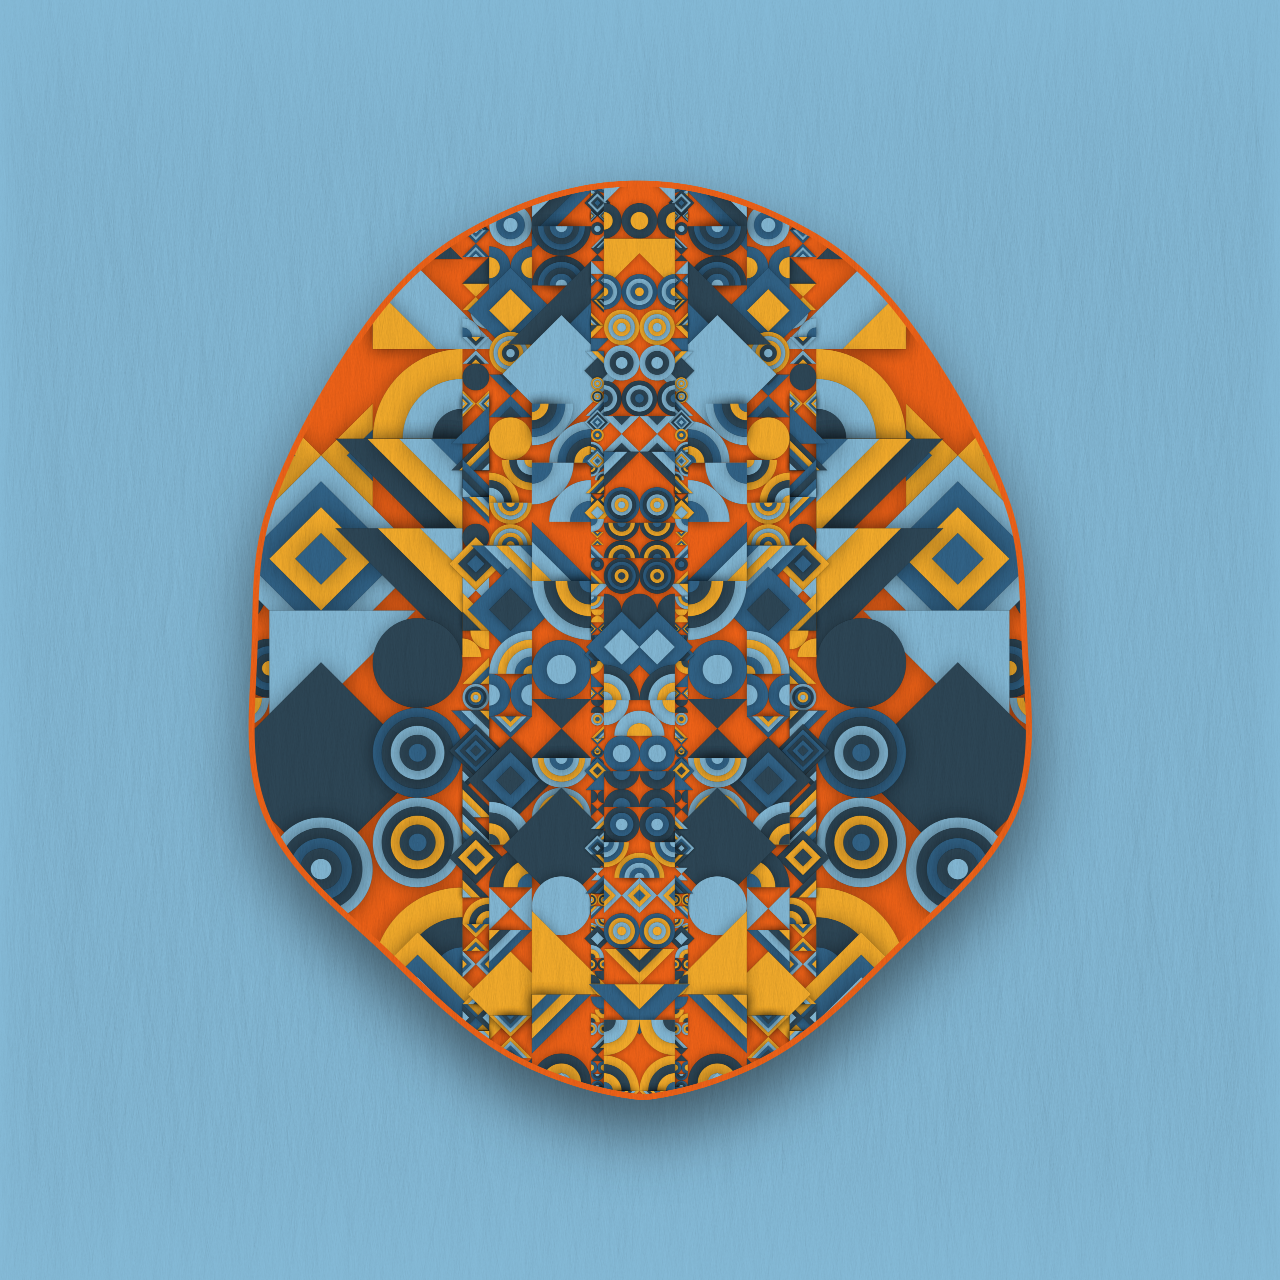
<file: index.html>
<!DOCTYPE html><html lang="en"><head>
    <script src="p5.min.js"></script>
    <link rel="stylesheet" type="text/css" href="style.css">
    <meta charset="utf-8">

  </head>
  <body>
    <script src="sketch.js"></script>
  

</body></html>
</file>
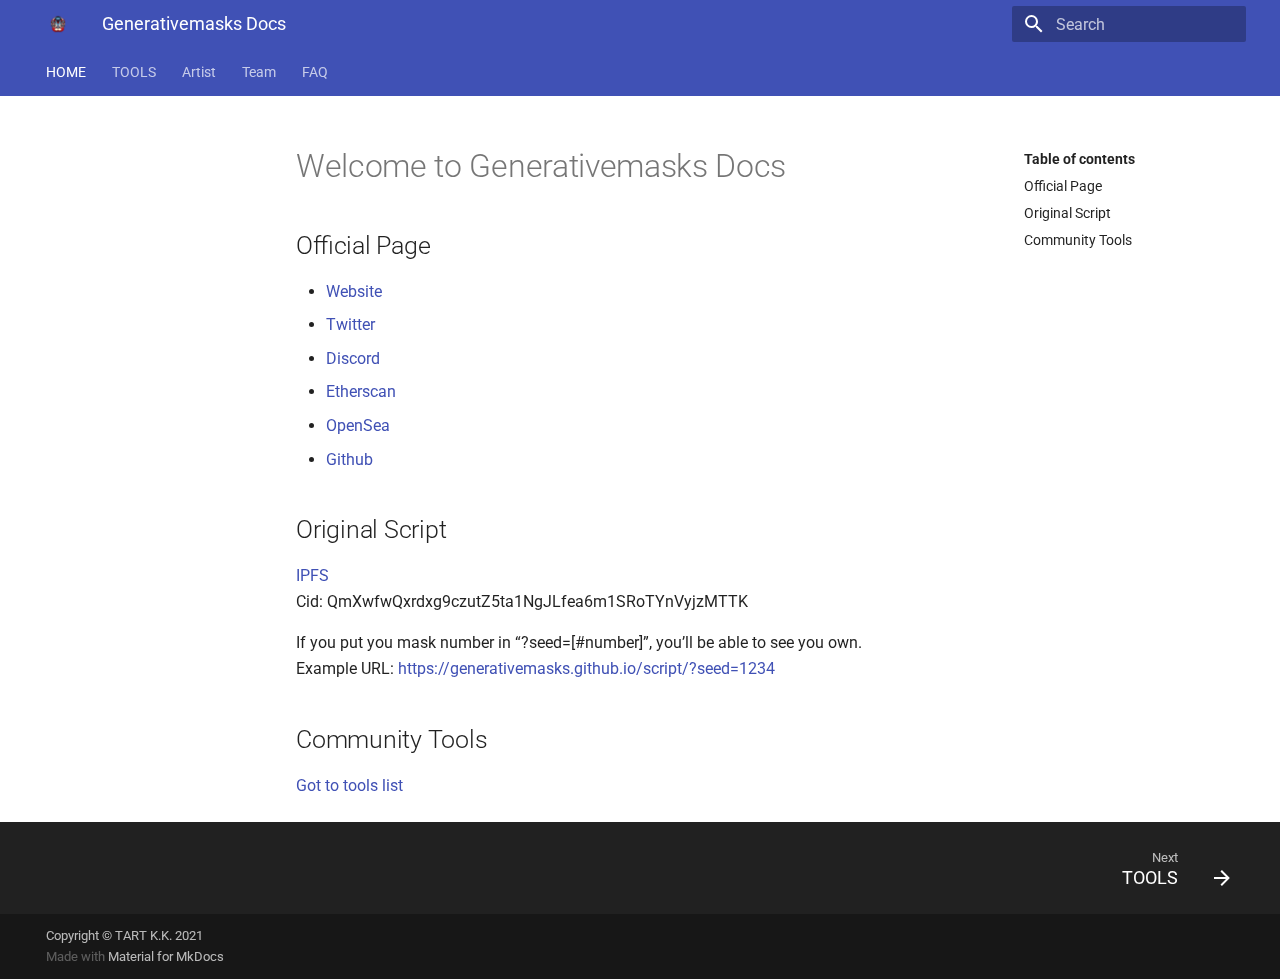
<file: site/index.html>
<!doctype html>
<html lang="en" class="no-js">
  <head>
    
      <meta charset="utf-8">
      <meta name="viewport" content="width=device-width,initial-scale=1">
      
      
      
      
      <link rel="icon" href="assets/images/favicon.ico">
      <meta name="generator" content="mkdocs-1.2.2, mkdocs-material-7.2.5">
    
    
      
        <title>Generativemasks Docs</title>
      
    
    
      <link rel="stylesheet" href="assets/stylesheets/main.be71726b.min.css">
      
        
        <link rel="stylesheet" href="assets/stylesheets/palette.3f5d1f46.min.css">
        
      
    
    
    
      
        
        <link rel="preconnect" href="https://fonts.gstatic.com" crossorigin>
        <link rel="stylesheet" href="https://fonts.googleapis.com/css?family=Roboto:300,400,400i,700%7CRoboto+Mono&display=fallback">
        <style>:root{--md-text-font-family:"Roboto";--md-code-font-family:"Roboto Mono"}</style>
      
    
    
    
    
      


    
    
  </head>
  
  
    
    
    
    
    
    <body dir="ltr" data-md-color-scheme="" data-md-color-primary="none" data-md-color-accent="none">
  
    
    <script>function __prefix(e){return new URL(".",location).pathname+"."+e}function __get(e,t=localStorage){return JSON.parse(t.getItem(__prefix(e)))}</script>
    
    <input class="md-toggle" data-md-toggle="drawer" type="checkbox" id="__drawer" autocomplete="off">
    <input class="md-toggle" data-md-toggle="search" type="checkbox" id="__search" autocomplete="off">
    <label class="md-overlay" for="__drawer"></label>
    <div data-md-component="skip">
      
        
        <a href="#welcome-to-generativemasks-docs" class="md-skip">
          Skip to content
        </a>
      
    </div>
    <div data-md-component="announce">
      
    </div>
    
      <header class="md-header" data-md-component="header">
  <nav class="md-header__inner md-grid" aria-label="Header">
    <a href="." title="Generativemasks Docs" class="md-header__button md-logo" aria-label="Generativemasks Docs" data-md-component="logo">
      
  <img src="assets/images/logo.png" alt="logo">

    </a>
    <label class="md-header__button md-icon" for="__drawer">
      <svg xmlns="http://www.w3.org/2000/svg" viewBox="0 0 24 24"><path d="M3 6h18v2H3V6m0 5h18v2H3v-2m0 5h18v2H3v-2z"/></svg>
    </label>
    <div class="md-header__title" data-md-component="header-title">
      <div class="md-header__ellipsis">
        <div class="md-header__topic">
          <span class="md-ellipsis">
            Generativemasks Docs
          </span>
        </div>
        <div class="md-header__topic" data-md-component="header-topic">
          <span class="md-ellipsis">
            
              HOME
            
          </span>
        </div>
      </div>
    </div>
    
    
    
      <label class="md-header__button md-icon" for="__search">
        <svg xmlns="http://www.w3.org/2000/svg" viewBox="0 0 24 24"><path d="M9.5 3A6.5 6.5 0 0 1 16 9.5c0 1.61-.59 3.09-1.56 4.23l.27.27h.79l5 5-1.5 1.5-5-5v-.79l-.27-.27A6.516 6.516 0 0 1 9.5 16 6.5 6.5 0 0 1 3 9.5 6.5 6.5 0 0 1 9.5 3m0 2C7 5 5 7 5 9.5S7 14 9.5 14 14 12 14 9.5 12 5 9.5 5z"/></svg>
      </label>
      
<div class="md-search" data-md-component="search" role="dialog">
  <label class="md-search__overlay" for="__search"></label>
  <div class="md-search__inner" role="search">
    <form class="md-search__form" name="search">
      <input type="text" class="md-search__input" name="query" aria-label="Search" placeholder="Search" autocapitalize="off" autocorrect="off" autocomplete="off" spellcheck="false" data-md-component="search-query" required>
      <label class="md-search__icon md-icon" for="__search">
        <svg xmlns="http://www.w3.org/2000/svg" viewBox="0 0 24 24"><path d="M9.5 3A6.5 6.5 0 0 1 16 9.5c0 1.61-.59 3.09-1.56 4.23l.27.27h.79l5 5-1.5 1.5-5-5v-.79l-.27-.27A6.516 6.516 0 0 1 9.5 16 6.5 6.5 0 0 1 3 9.5 6.5 6.5 0 0 1 9.5 3m0 2C7 5 5 7 5 9.5S7 14 9.5 14 14 12 14 9.5 12 5 9.5 5z"/></svg>
        <svg xmlns="http://www.w3.org/2000/svg" viewBox="0 0 24 24"><path d="M20 11v2H8l5.5 5.5-1.42 1.42L4.16 12l7.92-7.92L13.5 5.5 8 11h12z"/></svg>
      </label>
      <nav class="md-search__options" aria-label="Search">
        
        <button type="reset" class="md-search__icon md-icon" aria-label="Clear" tabindex="-1">
          <svg xmlns="http://www.w3.org/2000/svg" viewBox="0 0 24 24"><path d="M19 6.41 17.59 5 12 10.59 6.41 5 5 6.41 10.59 12 5 17.59 6.41 19 12 13.41 17.59 19 19 17.59 13.41 12 19 6.41z"/></svg>
        </button>
      </nav>
      
    </form>
    <div class="md-search__output">
      <div class="md-search__scrollwrap" data-md-scrollfix>
        <div class="md-search-result" data-md-component="search-result">
          <div class="md-search-result__meta">
            Initializing search
          </div>
          <ol class="md-search-result__list"></ol>
        </div>
      </div>
    </div>
  </div>
</div>
    
    
  </nav>
</header>
    
    <div class="md-container" data-md-component="container">
      
      
        
          
<nav class="md-tabs" aria-label="Tabs" data-md-component="tabs">
  <div class="md-tabs__inner md-grid">
    <ul class="md-tabs__list">
      
        
  
  
    
  


  <li class="md-tabs__item">
    <a href="." class="md-tabs__link md-tabs__link--active">
      HOME
    </a>
  </li>

      
        
  
  


  <li class="md-tabs__item">
    <a href="tools/" class="md-tabs__link">
      TOOLS
    </a>
  </li>

      
        
  
  


  <li class="md-tabs__item">
    <a href="artist/" class="md-tabs__link">
      Artist
    </a>
  </li>

      
        
  
  


  <li class="md-tabs__item">
    <a href="team/" class="md-tabs__link">
      Team
    </a>
  </li>

      
        
  
  


  <li class="md-tabs__item">
    <a href="faq/" class="md-tabs__link">
      FAQ
    </a>
  </li>

      
    </ul>
  </div>
</nav>
        
      
      <main class="md-main" data-md-component="main">
        <div class="md-main__inner md-grid">
          
            
              
              <div class="md-sidebar md-sidebar--primary" data-md-component="sidebar" data-md-type="navigation" >
                <div class="md-sidebar__scrollwrap">
                  <div class="md-sidebar__inner">
                    

  


<nav class="md-nav md-nav--primary md-nav--lifted" aria-label="Navigation" data-md-level="0">
  <label class="md-nav__title" for="__drawer">
    <a href="." title="Generativemasks Docs" class="md-nav__button md-logo" aria-label="Generativemasks Docs" data-md-component="logo">
      
  <img src="assets/images/logo.png" alt="logo">

    </a>
    Generativemasks Docs
  </label>
  
  <ul class="md-nav__list" data-md-scrollfix>
    
      
      
      

  
  
    
  
  
    <li class="md-nav__item md-nav__item--active">
      
      <input class="md-nav__toggle md-toggle" data-md-toggle="toc" type="checkbox" id="__toc">
      
      
        
      
      
        <label class="md-nav__link md-nav__link--active" for="__toc">
          HOME
          <span class="md-nav__icon md-icon"></span>
        </label>
      
      <a href="." class="md-nav__link md-nav__link--active">
        HOME
      </a>
      
        
<nav class="md-nav md-nav--secondary" aria-label="Table of contents">
  
  
  
    
  
  
    <label class="md-nav__title" for="__toc">
      <span class="md-nav__icon md-icon"></span>
      Table of contents
    </label>
    <ul class="md-nav__list" data-md-component="toc" data-md-scrollfix>
      
        <li class="md-nav__item">
  <a href="#official-page" class="md-nav__link">
    Official Page
  </a>
  
</li>
      
        <li class="md-nav__item">
  <a href="#original-script" class="md-nav__link">
    Original Script
  </a>
  
</li>
      
        <li class="md-nav__item">
  <a href="#community-tools" class="md-nav__link">
    Community Tools
  </a>
  
</li>
      
    </ul>
  
</nav>
      
    </li>
  

    
      
      
      

  
  
  
    <li class="md-nav__item">
      <a href="tools/" class="md-nav__link">
        TOOLS
      </a>
    </li>
  

    
      
      
      

  
  
  
    <li class="md-nav__item">
      <a href="artist/" class="md-nav__link">
        Artist
      </a>
    </li>
  

    
      
      
      

  
  
  
    <li class="md-nav__item">
      <a href="team/" class="md-nav__link">
        Team
      </a>
    </li>
  

    
      
      
      

  
  
  
    <li class="md-nav__item">
      <a href="faq/" class="md-nav__link">
        FAQ
      </a>
    </li>
  

    
  </ul>
</nav>
                  </div>
                </div>
              </div>
            
            
              
              <div class="md-sidebar md-sidebar--secondary" data-md-component="sidebar" data-md-type="toc" >
                <div class="md-sidebar__scrollwrap">
                  <div class="md-sidebar__inner">
                    
<nav class="md-nav md-nav--secondary" aria-label="Table of contents">
  
  
  
    
  
  
    <label class="md-nav__title" for="__toc">
      <span class="md-nav__icon md-icon"></span>
      Table of contents
    </label>
    <ul class="md-nav__list" data-md-component="toc" data-md-scrollfix>
      
        <li class="md-nav__item">
  <a href="#official-page" class="md-nav__link">
    Official Page
  </a>
  
</li>
      
        <li class="md-nav__item">
  <a href="#original-script" class="md-nav__link">
    Original Script
  </a>
  
</li>
      
        <li class="md-nav__item">
  <a href="#community-tools" class="md-nav__link">
    Community Tools
  </a>
  
</li>
      
    </ul>
  
</nav>
                  </div>
                </div>
              </div>
            
          
          <div class="md-content" data-md-component="content">
            <article class="md-content__inner md-typeset">
              
                
                
                <h1 id="welcome-to-generativemasks-docs">Welcome to Generativemasks Docs</h1>
<h2 id="official-page">Official Page</h2>
<ul>
<li><a href="https://generativemasks.on.fleek.co/#/">Website</a></li>
<li><a href="https://twitter.com/generativemasks">Twitter</a></li>
<li><a href="https://discord.gg/gR3mgVdjfd">Discord</a></li>
<li><a href="https://etherscan.io/address/0x80416304142fa37929f8a4eee83ee7d2dac12d7c">Etherscan</a></li>
<li><a href="https://opensea.io/collection/generativemasks">OpenSea</a></li>
<li><a href="https://github.com/Generativemasks">Github</a></li>
</ul>
<h2 id="original-script">Original Script</h2>
<p><a href="https://ipfs.io/ipfs/QmXwfwQxrdxg9czutZ5ta1NgJLfea6m1SRoTYnVyjzMTTK/">IPFS</a><br />
Cid: QmXwfwQxrdxg9czutZ5ta1NgJLfea6m1SRoTYnVyjzMTTK</p>
<p>If you put you mask number in “?seed=[#number]”, you’ll be able to see you own.<br />
Example URL: <a href="https://generativemasks.github.io/script/?seed=1234">https://generativemasks.github.io/script/?seed=1234</a></p>
<h2 id="community-tools">Community Tools</h2>
<p><a href="./tools">Got to tools list</a></p>
                
              
              
                


              
            </article>
          </div>
        </div>
        
      </main>
      
        
<footer class="md-footer">
  
    <nav class="md-footer__inner md-grid" aria-label="Footer">
      
      
        
        <a href="tools/" class="md-footer__link md-footer__link--next" aria-label="Next: TOOLS" rel="next">
          <div class="md-footer__title">
            <div class="md-ellipsis">
              <span class="md-footer__direction">
                Next
              </span>
              TOOLS
            </div>
          </div>
          <div class="md-footer__button md-icon">
            <svg xmlns="http://www.w3.org/2000/svg" viewBox="0 0 24 24"><path d="M4 11v2h12l-5.5 5.5 1.42 1.42L19.84 12l-7.92-7.92L10.5 5.5 16 11H4z"/></svg>
          </div>
        </a>
      
    </nav>
  
  <div class="md-footer-meta md-typeset">
    <div class="md-footer-meta__inner md-grid">
      <div class="md-footer-copyright">
        
          <div class="md-footer-copyright__highlight">
            Copyright © TART K.K. 2021
          </div>
        
        Made with
        <a href="https://squidfunk.github.io/mkdocs-material/" target="_blank" rel="noopener">
          Material for MkDocs
        </a>
        
      </div>
      
    </div>
  </div>
</footer>
      
    </div>
    <div class="md-dialog" data-md-component="dialog">
      <div class="md-dialog__inner md-typeset"></div>
    </div>
    <script id="__config" type="application/json">{"base": ".", "features": ["navigation.tabs", "navigation.tabs.sticky"], "translations": {"clipboard.copy": "Copy to clipboard", "clipboard.copied": "Copied to clipboard", "search.config.lang": "en", "search.config.pipeline": "trimmer, stopWordFilter", "search.config.separator": "[\\s\\-]+", "search.placeholder": "Search", "search.result.placeholder": "Type to start searching", "search.result.none": "No matching documents", "search.result.one": "1 matching document", "search.result.other": "# matching documents", "search.result.more.one": "1 more on this page", "search.result.more.other": "# more on this page", "search.result.term.missing": "Missing", "select.version.title": "Select version"}, "search": "assets/javascripts/workers/search.409db549.min.js", "version": null}</script>
    
    
      <script src="assets/javascripts/bundle.56a63758.min.js"></script>
      
    
  </body>
</html>
</file>
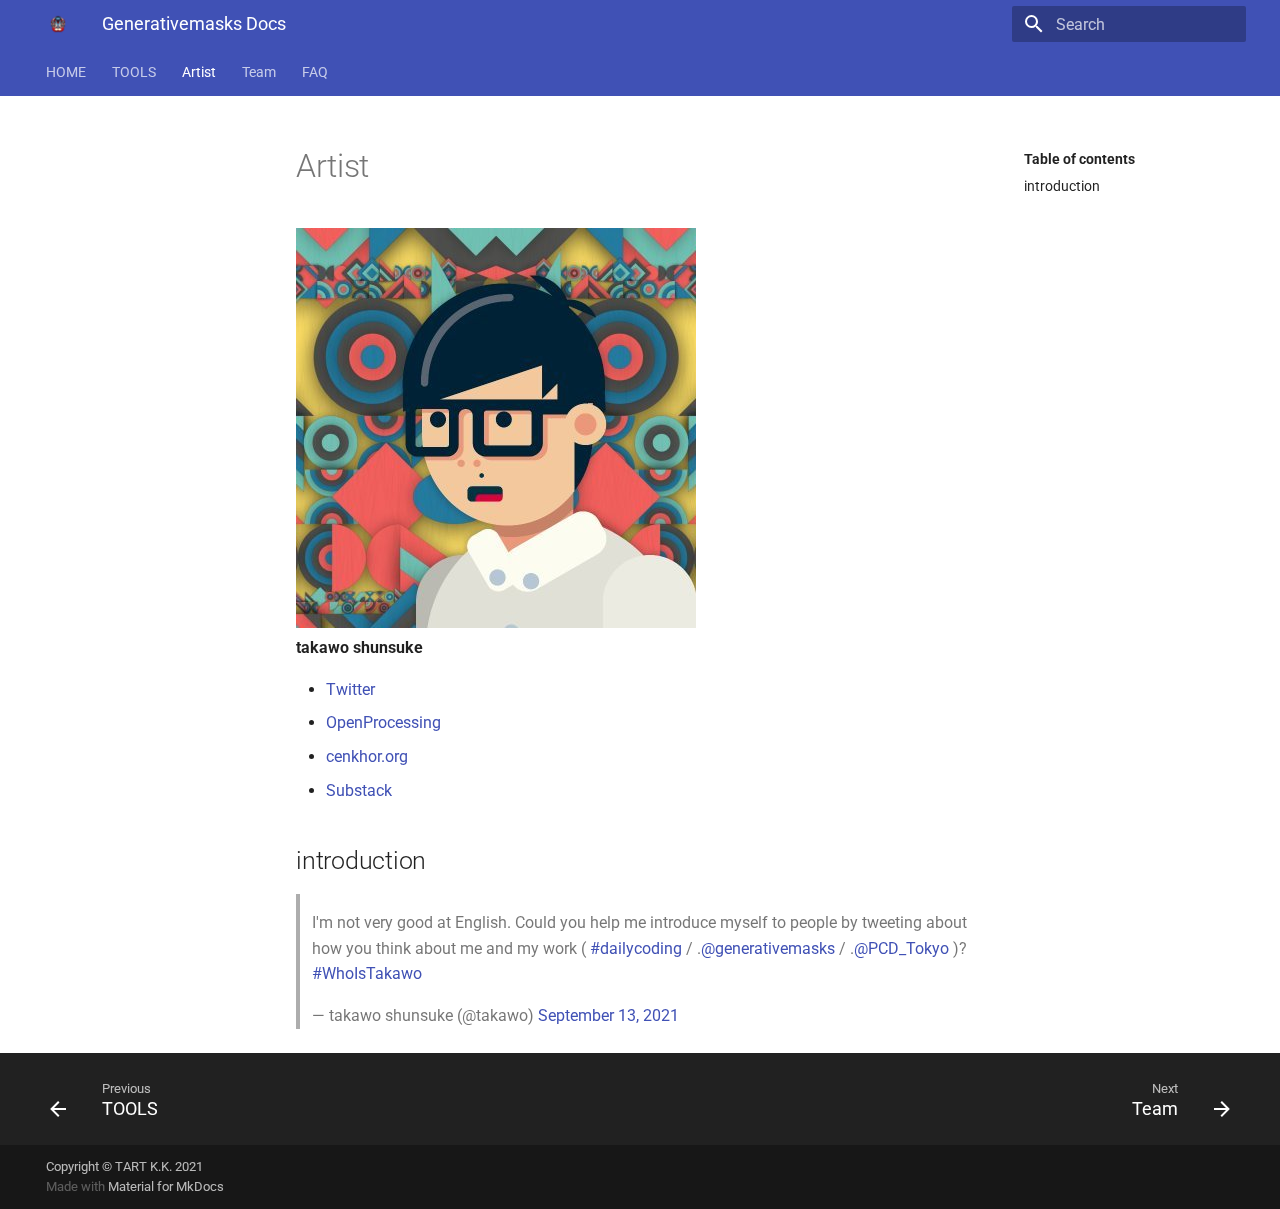
<file: site/artist/index.html>
<!doctype html>
<html lang="en" class="no-js">
  <head>
    
      <meta charset="utf-8">
      <meta name="viewport" content="width=device-width,initial-scale=1">
      
      
      
      
      <link rel="icon" href="../assets/images/favicon.ico">
      <meta name="generator" content="mkdocs-1.2.2, mkdocs-material-7.2.5">
    
    
      
        <title>Artist - Generativemasks Docs</title>
      
    
    
      <link rel="stylesheet" href="../assets/stylesheets/main.be71726b.min.css">
      
        
        <link rel="stylesheet" href="../assets/stylesheets/palette.3f5d1f46.min.css">
        
      
    
    
    
      
        
        <link rel="preconnect" href="https://fonts.gstatic.com" crossorigin>
        <link rel="stylesheet" href="https://fonts.googleapis.com/css?family=Roboto:300,400,400i,700%7CRoboto+Mono&display=fallback">
        <style>:root{--md-text-font-family:"Roboto";--md-code-font-family:"Roboto Mono"}</style>
      
    
    
    
    
      


    
    
  </head>
  
  
    
    
    
    
    
    <body dir="ltr" data-md-color-scheme="" data-md-color-primary="none" data-md-color-accent="none">
  
    
    <script>function __prefix(e){return new URL("..",location).pathname+"."+e}function __get(e,t=localStorage){return JSON.parse(t.getItem(__prefix(e)))}</script>
    
    <input class="md-toggle" data-md-toggle="drawer" type="checkbox" id="__drawer" autocomplete="off">
    <input class="md-toggle" data-md-toggle="search" type="checkbox" id="__search" autocomplete="off">
    <label class="md-overlay" for="__drawer"></label>
    <div data-md-component="skip">
      
        
        <a href="#artist" class="md-skip">
          Skip to content
        </a>
      
    </div>
    <div data-md-component="announce">
      
    </div>
    
      <header class="md-header" data-md-component="header">
  <nav class="md-header__inner md-grid" aria-label="Header">
    <a href=".." title="Generativemasks Docs" class="md-header__button md-logo" aria-label="Generativemasks Docs" data-md-component="logo">
      
  <img src="../assets/images/logo.png" alt="logo">

    </a>
    <label class="md-header__button md-icon" for="__drawer">
      <svg xmlns="http://www.w3.org/2000/svg" viewBox="0 0 24 24"><path d="M3 6h18v2H3V6m0 5h18v2H3v-2m0 5h18v2H3v-2z"/></svg>
    </label>
    <div class="md-header__title" data-md-component="header-title">
      <div class="md-header__ellipsis">
        <div class="md-header__topic">
          <span class="md-ellipsis">
            Generativemasks Docs
          </span>
        </div>
        <div class="md-header__topic" data-md-component="header-topic">
          <span class="md-ellipsis">
            
              Artist
            
          </span>
        </div>
      </div>
    </div>
    
    
    
      <label class="md-header__button md-icon" for="__search">
        <svg xmlns="http://www.w3.org/2000/svg" viewBox="0 0 24 24"><path d="M9.5 3A6.5 6.5 0 0 1 16 9.5c0 1.61-.59 3.09-1.56 4.23l.27.27h.79l5 5-1.5 1.5-5-5v-.79l-.27-.27A6.516 6.516 0 0 1 9.5 16 6.5 6.5 0 0 1 3 9.5 6.5 6.5 0 0 1 9.5 3m0 2C7 5 5 7 5 9.5S7 14 9.5 14 14 12 14 9.5 12 5 9.5 5z"/></svg>
      </label>
      
<div class="md-search" data-md-component="search" role="dialog">
  <label class="md-search__overlay" for="__search"></label>
  <div class="md-search__inner" role="search">
    <form class="md-search__form" name="search">
      <input type="text" class="md-search__input" name="query" aria-label="Search" placeholder="Search" autocapitalize="off" autocorrect="off" autocomplete="off" spellcheck="false" data-md-component="search-query" required>
      <label class="md-search__icon md-icon" for="__search">
        <svg xmlns="http://www.w3.org/2000/svg" viewBox="0 0 24 24"><path d="M9.5 3A6.5 6.5 0 0 1 16 9.5c0 1.61-.59 3.09-1.56 4.23l.27.27h.79l5 5-1.5 1.5-5-5v-.79l-.27-.27A6.516 6.516 0 0 1 9.5 16 6.5 6.5 0 0 1 3 9.5 6.5 6.5 0 0 1 9.5 3m0 2C7 5 5 7 5 9.5S7 14 9.5 14 14 12 14 9.5 12 5 9.5 5z"/></svg>
        <svg xmlns="http://www.w3.org/2000/svg" viewBox="0 0 24 24"><path d="M20 11v2H8l5.5 5.5-1.42 1.42L4.16 12l7.92-7.92L13.5 5.5 8 11h12z"/></svg>
      </label>
      <nav class="md-search__options" aria-label="Search">
        
        <button type="reset" class="md-search__icon md-icon" aria-label="Clear" tabindex="-1">
          <svg xmlns="http://www.w3.org/2000/svg" viewBox="0 0 24 24"><path d="M19 6.41 17.59 5 12 10.59 6.41 5 5 6.41 10.59 12 5 17.59 6.41 19 12 13.41 17.59 19 19 17.59 13.41 12 19 6.41z"/></svg>
        </button>
      </nav>
      
    </form>
    <div class="md-search__output">
      <div class="md-search__scrollwrap" data-md-scrollfix>
        <div class="md-search-result" data-md-component="search-result">
          <div class="md-search-result__meta">
            Initializing search
          </div>
          <ol class="md-search-result__list"></ol>
        </div>
      </div>
    </div>
  </div>
</div>
    
    
  </nav>
</header>
    
    <div class="md-container" data-md-component="container">
      
      
        
          
<nav class="md-tabs" aria-label="Tabs" data-md-component="tabs">
  <div class="md-tabs__inner md-grid">
    <ul class="md-tabs__list">
      
        
  
  


  <li class="md-tabs__item">
    <a href=".." class="md-tabs__link">
      HOME
    </a>
  </li>

      
        
  
  


  <li class="md-tabs__item">
    <a href="../tools/" class="md-tabs__link">
      TOOLS
    </a>
  </li>

      
        
  
  
    
  


  <li class="md-tabs__item">
    <a href="./" class="md-tabs__link md-tabs__link--active">
      Artist
    </a>
  </li>

      
        
  
  


  <li class="md-tabs__item">
    <a href="../team/" class="md-tabs__link">
      Team
    </a>
  </li>

      
        
  
  


  <li class="md-tabs__item">
    <a href="../faq/" class="md-tabs__link">
      FAQ
    </a>
  </li>

      
    </ul>
  </div>
</nav>
        
      
      <main class="md-main" data-md-component="main">
        <div class="md-main__inner md-grid">
          
            
              
              <div class="md-sidebar md-sidebar--primary" data-md-component="sidebar" data-md-type="navigation" >
                <div class="md-sidebar__scrollwrap">
                  <div class="md-sidebar__inner">
                    

  


<nav class="md-nav md-nav--primary md-nav--lifted" aria-label="Navigation" data-md-level="0">
  <label class="md-nav__title" for="__drawer">
    <a href=".." title="Generativemasks Docs" class="md-nav__button md-logo" aria-label="Generativemasks Docs" data-md-component="logo">
      
  <img src="../assets/images/logo.png" alt="logo">

    </a>
    Generativemasks Docs
  </label>
  
  <ul class="md-nav__list" data-md-scrollfix>
    
      
      
      

  
  
  
    <li class="md-nav__item">
      <a href=".." class="md-nav__link">
        HOME
      </a>
    </li>
  

    
      
      
      

  
  
  
    <li class="md-nav__item">
      <a href="../tools/" class="md-nav__link">
        TOOLS
      </a>
    </li>
  

    
      
      
      

  
  
    
  
  
    <li class="md-nav__item md-nav__item--active">
      
      <input class="md-nav__toggle md-toggle" data-md-toggle="toc" type="checkbox" id="__toc">
      
      
        
      
      
        <label class="md-nav__link md-nav__link--active" for="__toc">
          Artist
          <span class="md-nav__icon md-icon"></span>
        </label>
      
      <a href="./" class="md-nav__link md-nav__link--active">
        Artist
      </a>
      
        
<nav class="md-nav md-nav--secondary" aria-label="Table of contents">
  
  
  
    
  
  
    <label class="md-nav__title" for="__toc">
      <span class="md-nav__icon md-icon"></span>
      Table of contents
    </label>
    <ul class="md-nav__list" data-md-component="toc" data-md-scrollfix>
      
        <li class="md-nav__item">
  <a href="#introduction" class="md-nav__link">
    introduction
  </a>
  
</li>
      
    </ul>
  
</nav>
      
    </li>
  

    
      
      
      

  
  
  
    <li class="md-nav__item">
      <a href="../team/" class="md-nav__link">
        Team
      </a>
    </li>
  

    
      
      
      

  
  
  
    <li class="md-nav__item">
      <a href="../faq/" class="md-nav__link">
        FAQ
      </a>
    </li>
  

    
  </ul>
</nav>
                  </div>
                </div>
              </div>
            
            
              
              <div class="md-sidebar md-sidebar--secondary" data-md-component="sidebar" data-md-type="toc" >
                <div class="md-sidebar__scrollwrap">
                  <div class="md-sidebar__inner">
                    
<nav class="md-nav md-nav--secondary" aria-label="Table of contents">
  
  
  
    
  
  
    <label class="md-nav__title" for="__toc">
      <span class="md-nav__icon md-icon"></span>
      Table of contents
    </label>
    <ul class="md-nav__list" data-md-component="toc" data-md-scrollfix>
      
        <li class="md-nav__item">
  <a href="#introduction" class="md-nav__link">
    introduction
  </a>
  
</li>
      
    </ul>
  
</nav>
                  </div>
                </div>
              </div>
            
          
          <div class="md-content" data-md-component="content">
            <article class="md-content__inner md-typeset">
              
                
                
                <h1 id="artist">Artist</h1>
<p><img alt="takawo" src="../assets/images/artist.png" /><br />
<strong>takawo shunsuke</strong></p>
<ul>
<li><a href="https://twitter.com/takawo">Twitter</a></li>
<li><a href="https://openprocessing.org/user/6533">OpenProcessing</a></li>
<li><a href="http://cenkhor.org/">cenkhor.org</a></li>
<li><a href="https://takawo.substack.com/">Substack</a></li>
</ul>
<h2 id="introduction">introduction</h2>
<blockquote class="twitter-tweet"><p lang="en" dir="ltr">I&#39;m not very good at English. Could you help me introduce myself to people by tweeting about how you think about me and my work ( <a href="https://twitter.com/hashtag/dailycoding?src=hash&amp;ref_src=twsrc%5Etfw">#dailycoding</a> / .<a href="https://twitter.com/generativemasks?ref_src=twsrc%5Etfw">@generativemasks</a> / .<a href="https://twitter.com/PCD_Tokyo?ref_src=twsrc%5Etfw">@PCD_Tokyo</a> )? <a href="https://twitter.com/hashtag/WhoIsTakawo?src=hash&amp;ref_src=twsrc%5Etfw">#WhoIsTakawo</a></p>&mdash; takawo shunsuke (@takawo) <a href="https://twitter.com/takawo/status/1437238508716888066?ref_src=twsrc%5Etfw">September 13, 2021</a></blockquote>
<script async src="https://platform.twitter.com/widgets.js" charset="utf-8"></script>
                
              
              
                


              
            </article>
          </div>
        </div>
        
      </main>
      
        
<footer class="md-footer">
  
    <nav class="md-footer__inner md-grid" aria-label="Footer">
      
        
        <a href="../tools/" class="md-footer__link md-footer__link--prev" aria-label="Previous: TOOLS" rel="prev">
          <div class="md-footer__button md-icon">
            <svg xmlns="http://www.w3.org/2000/svg" viewBox="0 0 24 24"><path d="M20 11v2H8l5.5 5.5-1.42 1.42L4.16 12l7.92-7.92L13.5 5.5 8 11h12z"/></svg>
          </div>
          <div class="md-footer__title">
            <div class="md-ellipsis">
              <span class="md-footer__direction">
                Previous
              </span>
              TOOLS
            </div>
          </div>
        </a>
      
      
        
        <a href="../team/" class="md-footer__link md-footer__link--next" aria-label="Next: Team" rel="next">
          <div class="md-footer__title">
            <div class="md-ellipsis">
              <span class="md-footer__direction">
                Next
              </span>
              Team
            </div>
          </div>
          <div class="md-footer__button md-icon">
            <svg xmlns="http://www.w3.org/2000/svg" viewBox="0 0 24 24"><path d="M4 11v2h12l-5.5 5.5 1.42 1.42L19.84 12l-7.92-7.92L10.5 5.5 16 11H4z"/></svg>
          </div>
        </a>
      
    </nav>
  
  <div class="md-footer-meta md-typeset">
    <div class="md-footer-meta__inner md-grid">
      <div class="md-footer-copyright">
        
          <div class="md-footer-copyright__highlight">
            Copyright © TART K.K. 2021
          </div>
        
        Made with
        <a href="https://squidfunk.github.io/mkdocs-material/" target="_blank" rel="noopener">
          Material for MkDocs
        </a>
        
      </div>
      
    </div>
  </div>
</footer>
      
    </div>
    <div class="md-dialog" data-md-component="dialog">
      <div class="md-dialog__inner md-typeset"></div>
    </div>
    <script id="__config" type="application/json">{"base": "..", "features": ["navigation.tabs", "navigation.tabs.sticky"], "translations": {"clipboard.copy": "Copy to clipboard", "clipboard.copied": "Copied to clipboard", "search.config.lang": "en", "search.config.pipeline": "trimmer, stopWordFilter", "search.config.separator": "[\\s\\-]+", "search.placeholder": "Search", "search.result.placeholder": "Type to start searching", "search.result.none": "No matching documents", "search.result.one": "1 matching document", "search.result.other": "# matching documents", "search.result.more.one": "1 more on this page", "search.result.more.other": "# more on this page", "search.result.term.missing": "Missing", "select.version.title": "Select version"}, "search": "../assets/javascripts/workers/search.409db549.min.js", "version": null}</script>
    
    
      <script src="../assets/javascripts/bundle.56a63758.min.js"></script>
      
    
  </body>
</html>
</file>
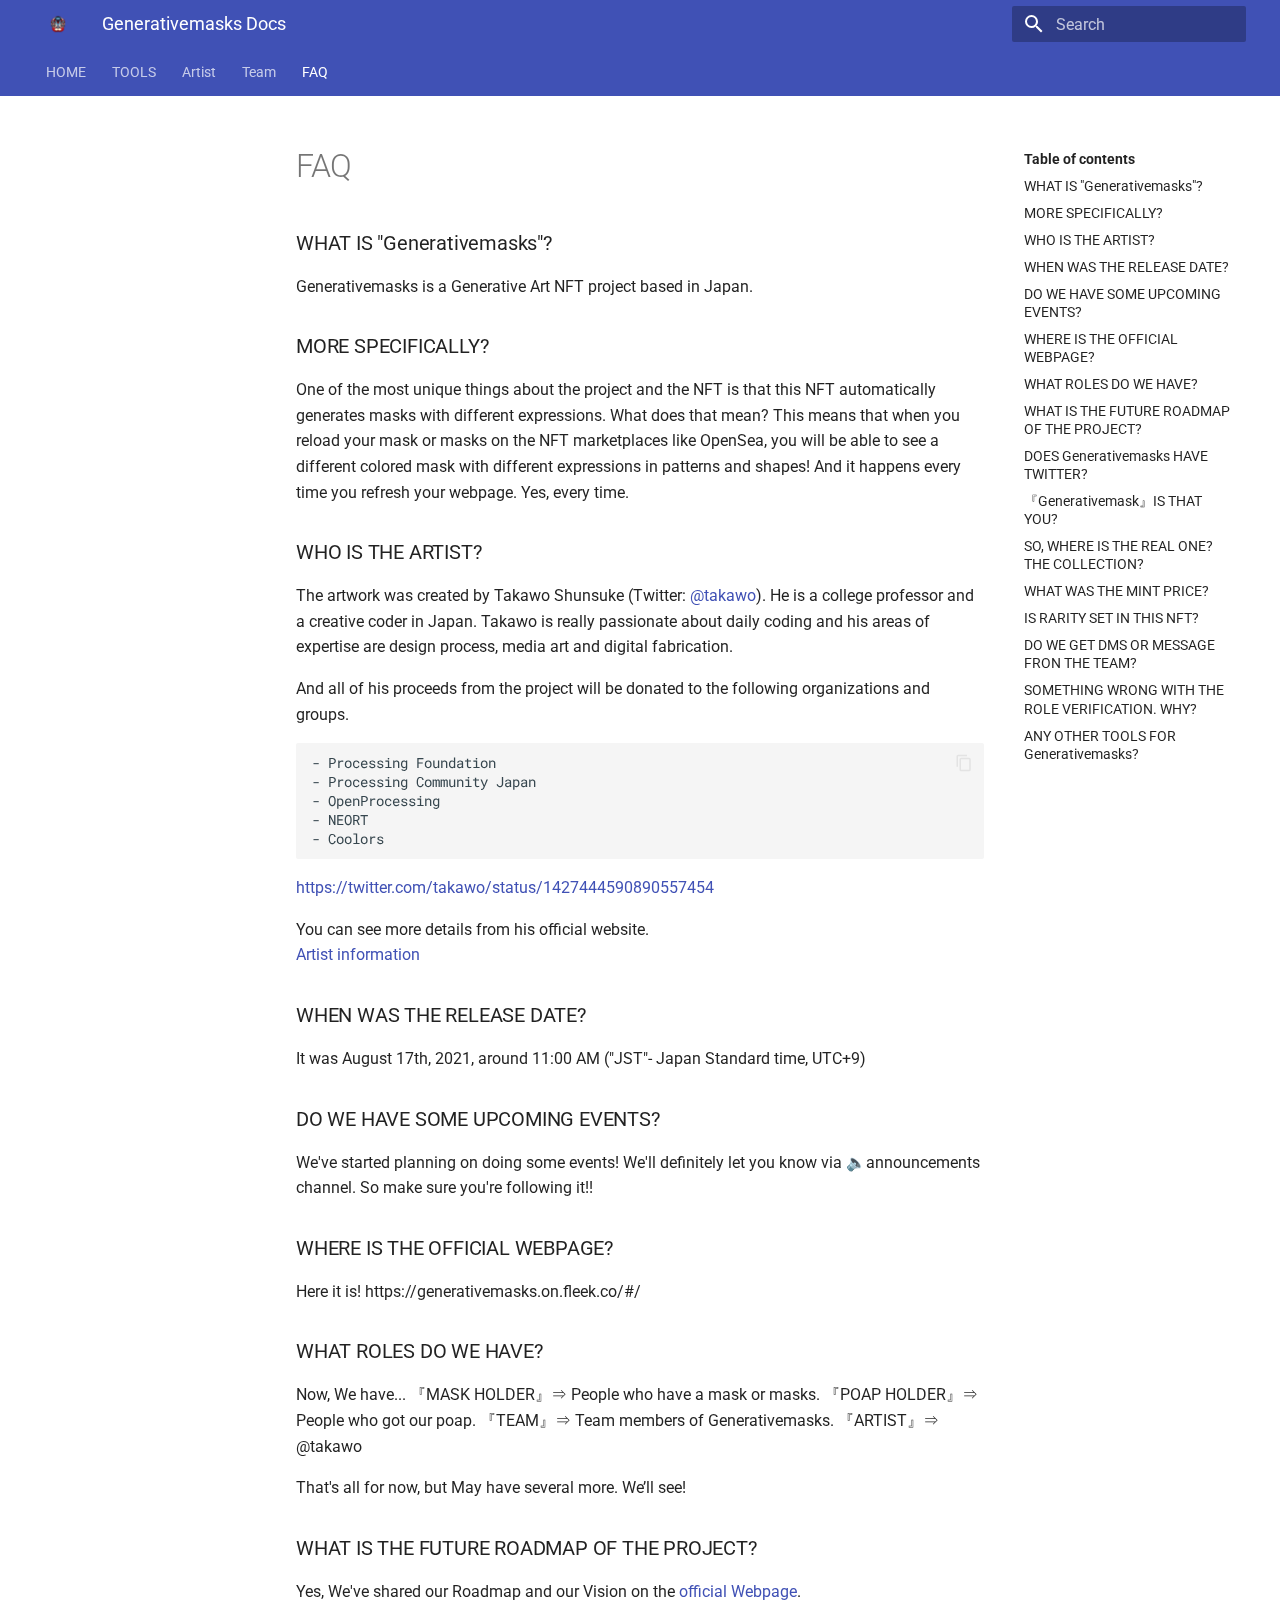
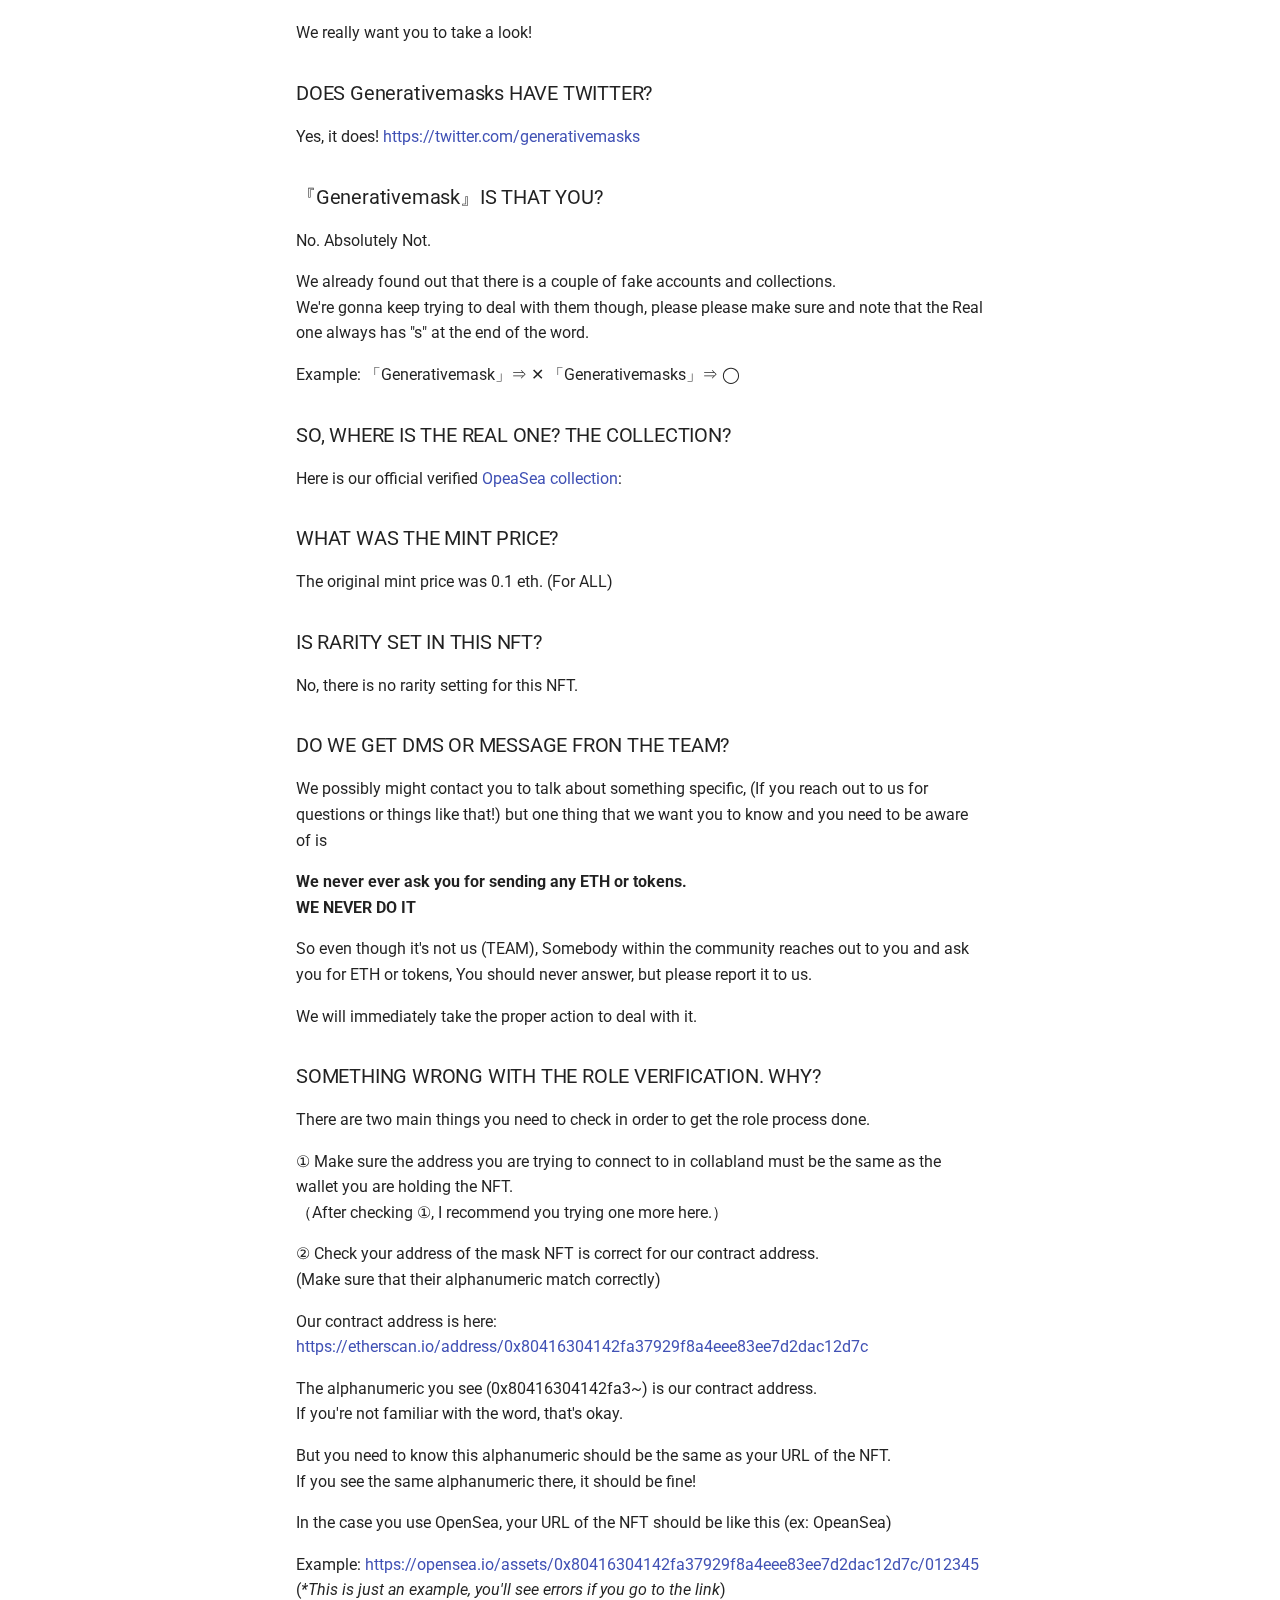
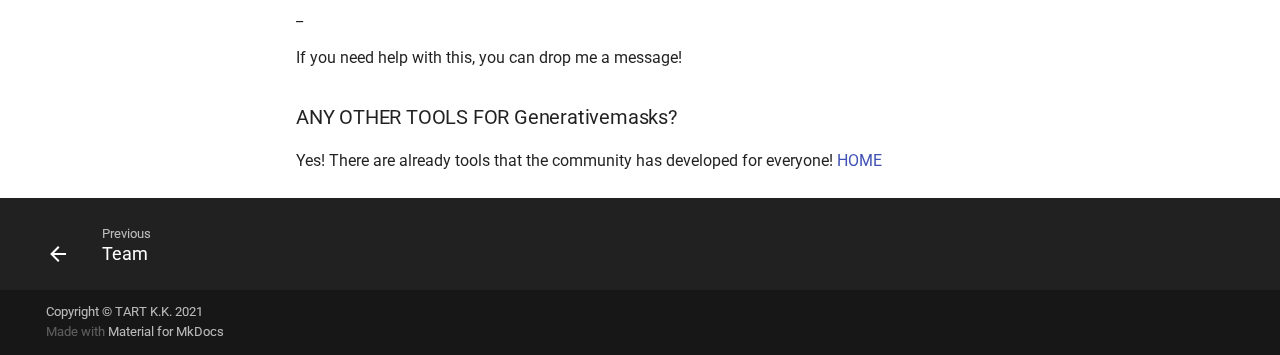
<file: site/faq/index.html>
<!doctype html>
<html lang="en" class="no-js">
  <head>
    
      <meta charset="utf-8">
      <meta name="viewport" content="width=device-width,initial-scale=1">
      
      
      
      
      <link rel="icon" href="../assets/images/favicon.ico">
      <meta name="generator" content="mkdocs-1.2.2, mkdocs-material-7.2.5">
    
    
      
        <title>FAQ - Generativemasks Docs</title>
      
    
    
      <link rel="stylesheet" href="../assets/stylesheets/main.be71726b.min.css">
      
        
        <link rel="stylesheet" href="../assets/stylesheets/palette.3f5d1f46.min.css">
        
      
    
    
    
      
        
        <link rel="preconnect" href="https://fonts.gstatic.com" crossorigin>
        <link rel="stylesheet" href="https://fonts.googleapis.com/css?family=Roboto:300,400,400i,700%7CRoboto+Mono&display=fallback">
        <style>:root{--md-text-font-family:"Roboto";--md-code-font-family:"Roboto Mono"}</style>
      
    
    
    
    
      


    
    
  </head>
  
  
    
    
    
    
    
    <body dir="ltr" data-md-color-scheme="" data-md-color-primary="none" data-md-color-accent="none">
  
    
    <script>function __prefix(e){return new URL("..",location).pathname+"."+e}function __get(e,t=localStorage){return JSON.parse(t.getItem(__prefix(e)))}</script>
    
    <input class="md-toggle" data-md-toggle="drawer" type="checkbox" id="__drawer" autocomplete="off">
    <input class="md-toggle" data-md-toggle="search" type="checkbox" id="__search" autocomplete="off">
    <label class="md-overlay" for="__drawer"></label>
    <div data-md-component="skip">
      
        
        <a href="#faq" class="md-skip">
          Skip to content
        </a>
      
    </div>
    <div data-md-component="announce">
      
    </div>
    
      <header class="md-header" data-md-component="header">
  <nav class="md-header__inner md-grid" aria-label="Header">
    <a href=".." title="Generativemasks Docs" class="md-header__button md-logo" aria-label="Generativemasks Docs" data-md-component="logo">
      
  <img src="../assets/images/logo.png" alt="logo">

    </a>
    <label class="md-header__button md-icon" for="__drawer">
      <svg xmlns="http://www.w3.org/2000/svg" viewBox="0 0 24 24"><path d="M3 6h18v2H3V6m0 5h18v2H3v-2m0 5h18v2H3v-2z"/></svg>
    </label>
    <div class="md-header__title" data-md-component="header-title">
      <div class="md-header__ellipsis">
        <div class="md-header__topic">
          <span class="md-ellipsis">
            Generativemasks Docs
          </span>
        </div>
        <div class="md-header__topic" data-md-component="header-topic">
          <span class="md-ellipsis">
            
              FAQ
            
          </span>
        </div>
      </div>
    </div>
    
    
    
      <label class="md-header__button md-icon" for="__search">
        <svg xmlns="http://www.w3.org/2000/svg" viewBox="0 0 24 24"><path d="M9.5 3A6.5 6.5 0 0 1 16 9.5c0 1.61-.59 3.09-1.56 4.23l.27.27h.79l5 5-1.5 1.5-5-5v-.79l-.27-.27A6.516 6.516 0 0 1 9.5 16 6.5 6.5 0 0 1 3 9.5 6.5 6.5 0 0 1 9.5 3m0 2C7 5 5 7 5 9.5S7 14 9.5 14 14 12 14 9.5 12 5 9.5 5z"/></svg>
      </label>
      
<div class="md-search" data-md-component="search" role="dialog">
  <label class="md-search__overlay" for="__search"></label>
  <div class="md-search__inner" role="search">
    <form class="md-search__form" name="search">
      <input type="text" class="md-search__input" name="query" aria-label="Search" placeholder="Search" autocapitalize="off" autocorrect="off" autocomplete="off" spellcheck="false" data-md-component="search-query" required>
      <label class="md-search__icon md-icon" for="__search">
        <svg xmlns="http://www.w3.org/2000/svg" viewBox="0 0 24 24"><path d="M9.5 3A6.5 6.5 0 0 1 16 9.5c0 1.61-.59 3.09-1.56 4.23l.27.27h.79l5 5-1.5 1.5-5-5v-.79l-.27-.27A6.516 6.516 0 0 1 9.5 16 6.5 6.5 0 0 1 3 9.5 6.5 6.5 0 0 1 9.5 3m0 2C7 5 5 7 5 9.5S7 14 9.5 14 14 12 14 9.5 12 5 9.5 5z"/></svg>
        <svg xmlns="http://www.w3.org/2000/svg" viewBox="0 0 24 24"><path d="M20 11v2H8l5.5 5.5-1.42 1.42L4.16 12l7.92-7.92L13.5 5.5 8 11h12z"/></svg>
      </label>
      <nav class="md-search__options" aria-label="Search">
        
        <button type="reset" class="md-search__icon md-icon" aria-label="Clear" tabindex="-1">
          <svg xmlns="http://www.w3.org/2000/svg" viewBox="0 0 24 24"><path d="M19 6.41 17.59 5 12 10.59 6.41 5 5 6.41 10.59 12 5 17.59 6.41 19 12 13.41 17.59 19 19 17.59 13.41 12 19 6.41z"/></svg>
        </button>
      </nav>
      
    </form>
    <div class="md-search__output">
      <div class="md-search__scrollwrap" data-md-scrollfix>
        <div class="md-search-result" data-md-component="search-result">
          <div class="md-search-result__meta">
            Initializing search
          </div>
          <ol class="md-search-result__list"></ol>
        </div>
      </div>
    </div>
  </div>
</div>
    
    
  </nav>
</header>
    
    <div class="md-container" data-md-component="container">
      
      
        
          
<nav class="md-tabs" aria-label="Tabs" data-md-component="tabs">
  <div class="md-tabs__inner md-grid">
    <ul class="md-tabs__list">
      
        
  
  


  <li class="md-tabs__item">
    <a href=".." class="md-tabs__link">
      HOME
    </a>
  </li>

      
        
  
  


  <li class="md-tabs__item">
    <a href="../tools/" class="md-tabs__link">
      TOOLS
    </a>
  </li>

      
        
  
  


  <li class="md-tabs__item">
    <a href="../artist/" class="md-tabs__link">
      Artist
    </a>
  </li>

      
        
  
  


  <li class="md-tabs__item">
    <a href="../team/" class="md-tabs__link">
      Team
    </a>
  </li>

      
        
  
  
    
  


  <li class="md-tabs__item">
    <a href="./" class="md-tabs__link md-tabs__link--active">
      FAQ
    </a>
  </li>

      
    </ul>
  </div>
</nav>
        
      
      <main class="md-main" data-md-component="main">
        <div class="md-main__inner md-grid">
          
            
              
              <div class="md-sidebar md-sidebar--primary" data-md-component="sidebar" data-md-type="navigation" >
                <div class="md-sidebar__scrollwrap">
                  <div class="md-sidebar__inner">
                    

  


<nav class="md-nav md-nav--primary md-nav--lifted" aria-label="Navigation" data-md-level="0">
  <label class="md-nav__title" for="__drawer">
    <a href=".." title="Generativemasks Docs" class="md-nav__button md-logo" aria-label="Generativemasks Docs" data-md-component="logo">
      
  <img src="../assets/images/logo.png" alt="logo">

    </a>
    Generativemasks Docs
  </label>
  
  <ul class="md-nav__list" data-md-scrollfix>
    
      
      
      

  
  
  
    <li class="md-nav__item">
      <a href=".." class="md-nav__link">
        HOME
      </a>
    </li>
  

    
      
      
      

  
  
  
    <li class="md-nav__item">
      <a href="../tools/" class="md-nav__link">
        TOOLS
      </a>
    </li>
  

    
      
      
      

  
  
  
    <li class="md-nav__item">
      <a href="../artist/" class="md-nav__link">
        Artist
      </a>
    </li>
  

    
      
      
      

  
  
  
    <li class="md-nav__item">
      <a href="../team/" class="md-nav__link">
        Team
      </a>
    </li>
  

    
      
      
      

  
  
    
  
  
    <li class="md-nav__item md-nav__item--active">
      
      <input class="md-nav__toggle md-toggle" data-md-toggle="toc" type="checkbox" id="__toc">
      
      
        
      
      
        <label class="md-nav__link md-nav__link--active" for="__toc">
          FAQ
          <span class="md-nav__icon md-icon"></span>
        </label>
      
      <a href="./" class="md-nav__link md-nav__link--active">
        FAQ
      </a>
      
        
<nav class="md-nav md-nav--secondary" aria-label="Table of contents">
  
  
  
    
  
  
    <label class="md-nav__title" for="__toc">
      <span class="md-nav__icon md-icon"></span>
      Table of contents
    </label>
    <ul class="md-nav__list" data-md-component="toc" data-md-scrollfix>
      
        <li class="md-nav__item">
  <a href="#what-is-generativemasks" class="md-nav__link">
    WHAT IS "Generativemasks"?
  </a>
  
</li>
      
        <li class="md-nav__item">
  <a href="#more-specifically" class="md-nav__link">
    MORE SPECIFICALLY?
  </a>
  
</li>
      
        <li class="md-nav__item">
  <a href="#who-is-the-artist" class="md-nav__link">
    WHO IS THE ARTIST?
  </a>
  
</li>
      
        <li class="md-nav__item">
  <a href="#when-was-the-release-date" class="md-nav__link">
    WHEN WAS THE RELEASE DATE?
  </a>
  
</li>
      
        <li class="md-nav__item">
  <a href="#do-we-have-some-upcoming-events" class="md-nav__link">
    DO WE HAVE SOME UPCOMING EVENTS?
  </a>
  
</li>
      
        <li class="md-nav__item">
  <a href="#where-is-the-official-webpage" class="md-nav__link">
    WHERE IS THE OFFICIAL WEBPAGE?
  </a>
  
</li>
      
        <li class="md-nav__item">
  <a href="#what-roles-do-we-have" class="md-nav__link">
    WHAT ROLES DO WE HAVE?
  </a>
  
</li>
      
        <li class="md-nav__item">
  <a href="#what-is-the-future-roadmap-of-the-project" class="md-nav__link">
    WHAT IS THE FUTURE ROADMAP OF THE PROJECT?
  </a>
  
</li>
      
        <li class="md-nav__item">
  <a href="#does-generativemasks-have-twitter" class="md-nav__link">
    DOES Generativemasks HAVE TWITTER?
  </a>
  
</li>
      
        <li class="md-nav__item">
  <a href="#generativemaskis-that-you" class="md-nav__link">
    『Generativemask』IS THAT YOU?
  </a>
  
</li>
      
        <li class="md-nav__item">
  <a href="#so-where-is-the-real-one-the-collection" class="md-nav__link">
    SO, WHERE IS THE REAL ONE? THE COLLECTION?
  </a>
  
</li>
      
        <li class="md-nav__item">
  <a href="#what-was-the-mint-price" class="md-nav__link">
    WHAT WAS THE MINT PRICE?
  </a>
  
</li>
      
        <li class="md-nav__item">
  <a href="#is-rarity-set-in-this-nft" class="md-nav__link">
    IS RARITY SET IN THIS NFT?
  </a>
  
</li>
      
        <li class="md-nav__item">
  <a href="#do-we-get-dms-or-message-fron-the-team" class="md-nav__link">
    DO WE GET DMS OR MESSAGE FRON THE TEAM?
  </a>
  
</li>
      
        <li class="md-nav__item">
  <a href="#something-wrong-with-the-role-verification-why" class="md-nav__link">
    SOMETHING WRONG WITH THE ROLE VERIFICATION. WHY?
  </a>
  
</li>
      
        <li class="md-nav__item">
  <a href="#any-other-tools-for-generativemasks" class="md-nav__link">
    ANY OTHER TOOLS FOR Generativemasks?
  </a>
  
</li>
      
    </ul>
  
</nav>
      
    </li>
  

    
  </ul>
</nav>
                  </div>
                </div>
              </div>
            
            
              
              <div class="md-sidebar md-sidebar--secondary" data-md-component="sidebar" data-md-type="toc" >
                <div class="md-sidebar__scrollwrap">
                  <div class="md-sidebar__inner">
                    
<nav class="md-nav md-nav--secondary" aria-label="Table of contents">
  
  
  
    
  
  
    <label class="md-nav__title" for="__toc">
      <span class="md-nav__icon md-icon"></span>
      Table of contents
    </label>
    <ul class="md-nav__list" data-md-component="toc" data-md-scrollfix>
      
        <li class="md-nav__item">
  <a href="#what-is-generativemasks" class="md-nav__link">
    WHAT IS "Generativemasks"?
  </a>
  
</li>
      
        <li class="md-nav__item">
  <a href="#more-specifically" class="md-nav__link">
    MORE SPECIFICALLY?
  </a>
  
</li>
      
        <li class="md-nav__item">
  <a href="#who-is-the-artist" class="md-nav__link">
    WHO IS THE ARTIST?
  </a>
  
</li>
      
        <li class="md-nav__item">
  <a href="#when-was-the-release-date" class="md-nav__link">
    WHEN WAS THE RELEASE DATE?
  </a>
  
</li>
      
        <li class="md-nav__item">
  <a href="#do-we-have-some-upcoming-events" class="md-nav__link">
    DO WE HAVE SOME UPCOMING EVENTS?
  </a>
  
</li>
      
        <li class="md-nav__item">
  <a href="#where-is-the-official-webpage" class="md-nav__link">
    WHERE IS THE OFFICIAL WEBPAGE?
  </a>
  
</li>
      
        <li class="md-nav__item">
  <a href="#what-roles-do-we-have" class="md-nav__link">
    WHAT ROLES DO WE HAVE?
  </a>
  
</li>
      
        <li class="md-nav__item">
  <a href="#what-is-the-future-roadmap-of-the-project" class="md-nav__link">
    WHAT IS THE FUTURE ROADMAP OF THE PROJECT?
  </a>
  
</li>
      
        <li class="md-nav__item">
  <a href="#does-generativemasks-have-twitter" class="md-nav__link">
    DOES Generativemasks HAVE TWITTER?
  </a>
  
</li>
      
        <li class="md-nav__item">
  <a href="#generativemaskis-that-you" class="md-nav__link">
    『Generativemask』IS THAT YOU?
  </a>
  
</li>
      
        <li class="md-nav__item">
  <a href="#so-where-is-the-real-one-the-collection" class="md-nav__link">
    SO, WHERE IS THE REAL ONE? THE COLLECTION?
  </a>
  
</li>
      
        <li class="md-nav__item">
  <a href="#what-was-the-mint-price" class="md-nav__link">
    WHAT WAS THE MINT PRICE?
  </a>
  
</li>
      
        <li class="md-nav__item">
  <a href="#is-rarity-set-in-this-nft" class="md-nav__link">
    IS RARITY SET IN THIS NFT?
  </a>
  
</li>
      
        <li class="md-nav__item">
  <a href="#do-we-get-dms-or-message-fron-the-team" class="md-nav__link">
    DO WE GET DMS OR MESSAGE FRON THE TEAM?
  </a>
  
</li>
      
        <li class="md-nav__item">
  <a href="#something-wrong-with-the-role-verification-why" class="md-nav__link">
    SOMETHING WRONG WITH THE ROLE VERIFICATION. WHY?
  </a>
  
</li>
      
        <li class="md-nav__item">
  <a href="#any-other-tools-for-generativemasks" class="md-nav__link">
    ANY OTHER TOOLS FOR Generativemasks?
  </a>
  
</li>
      
    </ul>
  
</nav>
                  </div>
                </div>
              </div>
            
          
          <div class="md-content" data-md-component="content">
            <article class="md-content__inner md-typeset">
              
                
                
                <h1 id="faq">FAQ</h1>
<h3 id="what-is-generativemasks">WHAT IS "Generativemasks"?</h3>
<p>Generativemasks is a Generative Art NFT project based in Japan.</p>
<h3 id="more-specifically">MORE SPECIFICALLY?</h3>
<p>One of the most unique things about the project and the NFT is that this NFT automatically generates masks with different expressions. What does that mean? This means that when you reload your mask or masks on the NFT marketplaces like OpenSea, you will be able to see a different colored mask with different expressions in patterns and shapes! And it happens every time you refresh your webpage. Yes, every time.</p>
<h3 id="who-is-the-artist">WHO IS THE ARTIST?</h3>
<p>The artwork was created by Takawo Shunsuke (Twitter: <a href="https://twitter.com/takawo/">@takawo</a>). He is a college professor and a creative coder in Japan. Takawo is really passionate about daily coding and his areas of expertise are design process, media art and digital fabrication.</p>
<p>And all of his proceeds from the project will be donated to the following organizations and groups.</p>
<pre><code>- Processing Foundation
- Processing Community Japan
- OpenProcessing
- NEORT
- Coolors
</code></pre>
<p><a href="https://twitter.com/takawo/status/1427444590890557454">https://twitter.com/takawo/status/1427444590890557454</a></p>
<p>You can see more details from his official website.<br />
<a href="./artist">Artist information</a></p>
<h3 id="when-was-the-release-date">WHEN WAS THE RELEASE DATE?</h3>
<p>It was August 17th, 2021, around 11:00 AM ("JST"- Japan Standard time, UTC+9)</p>
<h3 id="do-we-have-some-upcoming-events">DO WE HAVE SOME UPCOMING EVENTS?</h3>
<p>We've started planning on doing some events!
We'll definitely let you know via 🔈announcements channel.
So make sure you're following it!!</p>
<h3 id="where-is-the-official-webpage">WHERE IS THE OFFICIAL WEBPAGE?</h3>
<p>Here it is!
https://generativemasks.on.fleek.co/#/</p>
<h3 id="what-roles-do-we-have">WHAT ROLES DO WE HAVE?</h3>
<p>Now, We have...
『MASK HOLDER』⇒ People who have a mask or masks.
『POAP HOLDER』⇒ People who got our poap.
『TEAM』⇒ Team members of Generativemasks.
『ARTIST』⇒ @takawo</p>
<p>That's all for now, but May have several more. We’ll see!</p>
<h3 id="what-is-the-future-roadmap-of-the-project">WHAT IS THE FUTURE ROADMAP OF THE PROJECT?</h3>
<p>Yes, We've shared our Roadmap and our Vision on the <a href="https://generativemasks.on.fleek.co/#/">official Webpage</a>.</p>
<p>We really want you to take a look!</p>
<h3 id="does-generativemasks-have-twitter">DOES Generativemasks HAVE TWITTER?</h3>
<p>Yes, it does!
<a href="https://twitter.com/generativemasks">https://twitter.com/generativemasks</a></p>
<h3 id="generativemaskis-that-you">『Generativemask』IS THAT YOU?</h3>
<p>No. Absolutely Not.</p>
<p>We already found out that there is a couple of fake accounts and collections.<br />
 We're gonna keep trying to deal with them though, please please make sure and note that the Real one always has "s" at the end of the word.</p>
<p>Example:
「Generativemask」⇒ ✕
「Generativemasks」⇒ ◯</p>
<h3 id="so-where-is-the-real-one-the-collection">SO, WHERE IS THE REAL ONE? THE COLLECTION?</h3>
<p>Here is our official verified <a href="https://opensea.io/collection/generativemasks">OpeaSea collection</a>:</p>
<h3 id="what-was-the-mint-price">WHAT WAS THE MINT PRICE?</h3>
<p>The original mint price was 0.1 eth. (For ALL)</p>
<h3 id="is-rarity-set-in-this-nft">IS RARITY SET IN THIS NFT?</h3>
<p>No, there is no rarity setting for this NFT.</p>
<h3 id="do-we-get-dms-or-message-fron-the-team">DO WE GET DMS OR MESSAGE FRON THE TEAM?</h3>
<p>We possibly might contact you to talk about something specific, (If you reach out to us for questions or things like that!) but one thing that we want you to know and you need to be aware of is</p>
<p><strong>We never ever ask you for sending any ETH or tokens.</strong><br />
<strong>WE NEVER DO IT</strong></p>
<p>So even though it's not us (TEAM), Somebody within the community reaches out to you and ask you for ETH or tokens, You should never answer, but please report it to us.</p>
<p>We will immediately take the proper action to deal with it.</p>
<h3 id="something-wrong-with-the-role-verification-why">SOMETHING WRONG WITH THE ROLE VERIFICATION. WHY?</h3>
<p>There are two main things you need to check in order to get the role process done.</p>
<p>① Make sure the address you are trying to connect to in collabland must be the same as the wallet you are holding the NFT.<br />
 （After checking ①, I recommend you trying one more here.）</p>
<p>② Check your address of the mask NFT is correct for our contract address.<br />
 (Make sure that their alphanumeric match correctly)</p>
<p>Our contract address is here:<br />
<a href="https://etherscan.io/address/0x80416304142fa37929f8a4eee83ee7d2dac12d7c">https://etherscan.io/address/0x80416304142fa37929f8a4eee83ee7d2dac12d7c</a></p>
<p>The alphanumeric you see (0x80416304142fa3~) is our contract address.<br />
 If you're not familiar with the word, that's okay.</p>
<p>But you need to know this alphanumeric should be the same as your URL of the NFT.<br />
 If you see the same alphanumeric there, it should be fine!</p>
<p>In the case you use OpenSea, your URL of the NFT should be like this (ex: OpeanSea)</p>
<p>Example: <a href="https://opensea.io/assets/0x80416304142fa37929f8a4eee83ee7d2dac12d7c/012345">https://opensea.io/assets/0x80416304142fa37929f8a4eee83ee7d2dac12d7c/012345</a><br />
 (<em>*This is just an example, you'll see errors if you go to the link</em>)<br />
 _</p>
<p>If you need help with this, you can drop me a message!</p>
<h3 id="any-other-tools-for-generativemasks">ANY OTHER TOOLS FOR Generativemasks?</h3>
<p>Yes! There are already tools that the community has developed for everyone!
<a href="./">HOME</a></p>
                
              
              
                


              
            </article>
          </div>
        </div>
        
      </main>
      
        
<footer class="md-footer">
  
    <nav class="md-footer__inner md-grid" aria-label="Footer">
      
        
        <a href="../team/" class="md-footer__link md-footer__link--prev" aria-label="Previous: Team" rel="prev">
          <div class="md-footer__button md-icon">
            <svg xmlns="http://www.w3.org/2000/svg" viewBox="0 0 24 24"><path d="M20 11v2H8l5.5 5.5-1.42 1.42L4.16 12l7.92-7.92L13.5 5.5 8 11h12z"/></svg>
          </div>
          <div class="md-footer__title">
            <div class="md-ellipsis">
              <span class="md-footer__direction">
                Previous
              </span>
              Team
            </div>
          </div>
        </a>
      
      
    </nav>
  
  <div class="md-footer-meta md-typeset">
    <div class="md-footer-meta__inner md-grid">
      <div class="md-footer-copyright">
        
          <div class="md-footer-copyright__highlight">
            Copyright © TART K.K. 2021
          </div>
        
        Made with
        <a href="https://squidfunk.github.io/mkdocs-material/" target="_blank" rel="noopener">
          Material for MkDocs
        </a>
        
      </div>
      
    </div>
  </div>
</footer>
      
    </div>
    <div class="md-dialog" data-md-component="dialog">
      <div class="md-dialog__inner md-typeset"></div>
    </div>
    <script id="__config" type="application/json">{"base": "..", "features": ["navigation.tabs", "navigation.tabs.sticky"], "translations": {"clipboard.copy": "Copy to clipboard", "clipboard.copied": "Copied to clipboard", "search.config.lang": "en", "search.config.pipeline": "trimmer, stopWordFilter", "search.config.separator": "[\\s\\-]+", "search.placeholder": "Search", "search.result.placeholder": "Type to start searching", "search.result.none": "No matching documents", "search.result.one": "1 matching document", "search.result.other": "# matching documents", "search.result.more.one": "1 more on this page", "search.result.more.other": "# more on this page", "search.result.term.missing": "Missing", "select.version.title": "Select version"}, "search": "../assets/javascripts/workers/search.409db549.min.js", "version": null}</script>
    
    
      <script src="../assets/javascripts/bundle.56a63758.min.js"></script>
      
    
  </body>
</html>
</file>
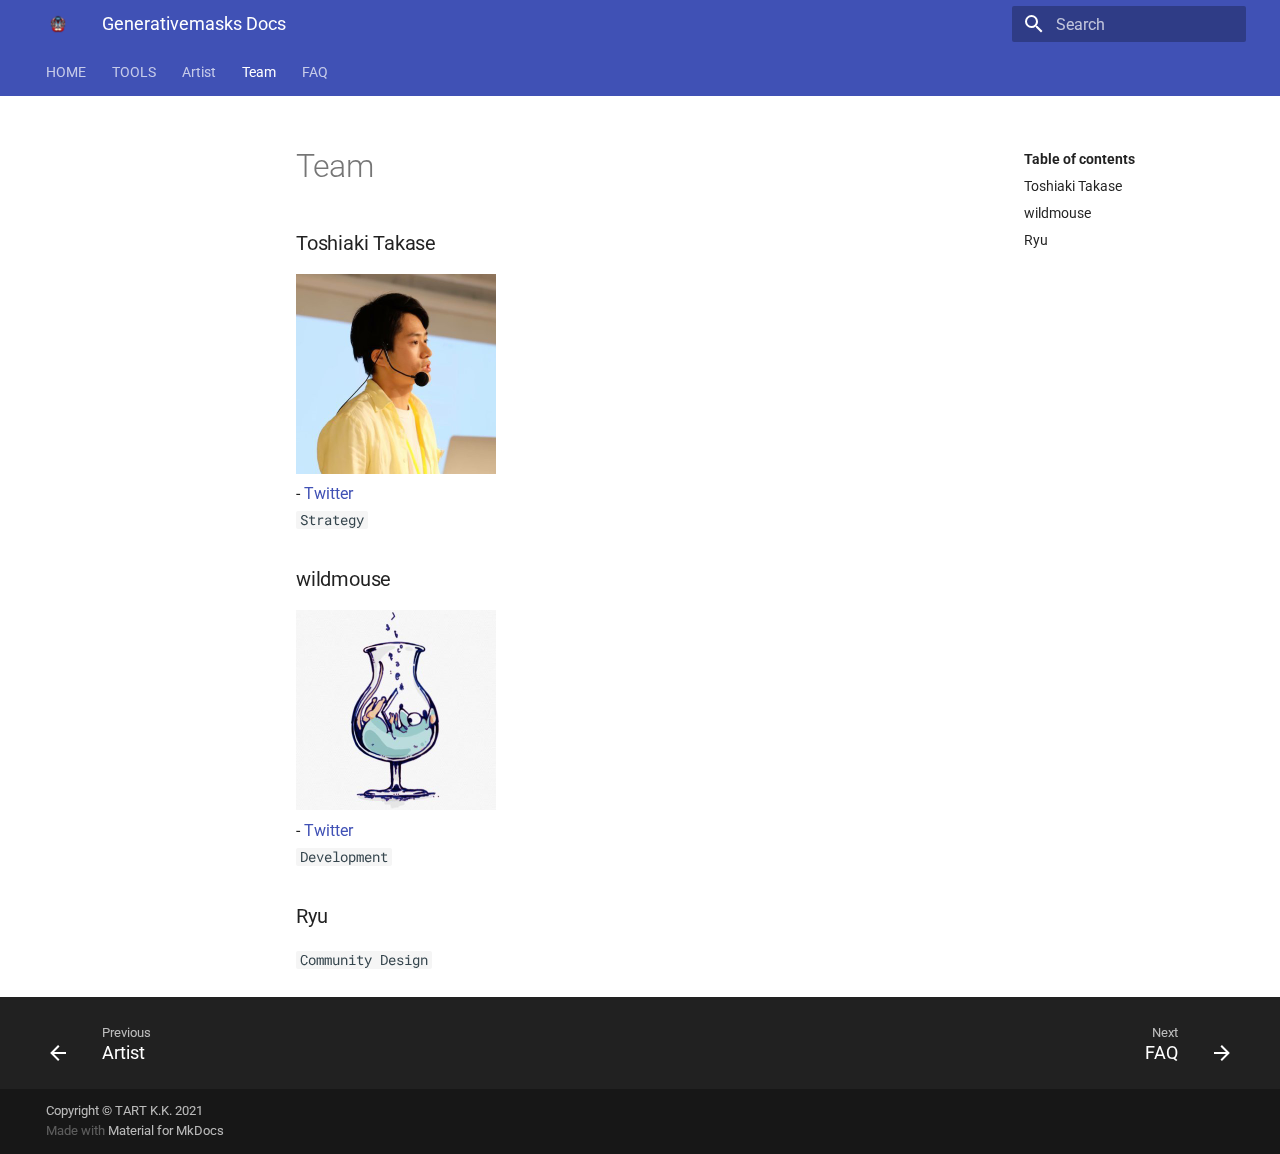
<file: site/team/index.html>
<!doctype html>
<html lang="en" class="no-js">
  <head>
    
      <meta charset="utf-8">
      <meta name="viewport" content="width=device-width,initial-scale=1">
      
      
      
      
      <link rel="icon" href="../assets/images/favicon.ico">
      <meta name="generator" content="mkdocs-1.2.2, mkdocs-material-7.2.5">
    
    
      
        <title>Team - Generativemasks Docs</title>
      
    
    
      <link rel="stylesheet" href="../assets/stylesheets/main.be71726b.min.css">
      
        
        <link rel="stylesheet" href="../assets/stylesheets/palette.3f5d1f46.min.css">
        
      
    
    
    
      
        
        <link rel="preconnect" href="https://fonts.gstatic.com" crossorigin>
        <link rel="stylesheet" href="https://fonts.googleapis.com/css?family=Roboto:300,400,400i,700%7CRoboto+Mono&display=fallback">
        <style>:root{--md-text-font-family:"Roboto";--md-code-font-family:"Roboto Mono"}</style>
      
    
    
    
    
      


    
    
  </head>
  
  
    
    
    
    
    
    <body dir="ltr" data-md-color-scheme="" data-md-color-primary="none" data-md-color-accent="none">
  
    
    <script>function __prefix(e){return new URL("..",location).pathname+"."+e}function __get(e,t=localStorage){return JSON.parse(t.getItem(__prefix(e)))}</script>
    
    <input class="md-toggle" data-md-toggle="drawer" type="checkbox" id="__drawer" autocomplete="off">
    <input class="md-toggle" data-md-toggle="search" type="checkbox" id="__search" autocomplete="off">
    <label class="md-overlay" for="__drawer"></label>
    <div data-md-component="skip">
      
        
        <a href="#team" class="md-skip">
          Skip to content
        </a>
      
    </div>
    <div data-md-component="announce">
      
    </div>
    
      <header class="md-header" data-md-component="header">
  <nav class="md-header__inner md-grid" aria-label="Header">
    <a href=".." title="Generativemasks Docs" class="md-header__button md-logo" aria-label="Generativemasks Docs" data-md-component="logo">
      
  <img src="../assets/images/logo.png" alt="logo">

    </a>
    <label class="md-header__button md-icon" for="__drawer">
      <svg xmlns="http://www.w3.org/2000/svg" viewBox="0 0 24 24"><path d="M3 6h18v2H3V6m0 5h18v2H3v-2m0 5h18v2H3v-2z"/></svg>
    </label>
    <div class="md-header__title" data-md-component="header-title">
      <div class="md-header__ellipsis">
        <div class="md-header__topic">
          <span class="md-ellipsis">
            Generativemasks Docs
          </span>
        </div>
        <div class="md-header__topic" data-md-component="header-topic">
          <span class="md-ellipsis">
            
              Team
            
          </span>
        </div>
      </div>
    </div>
    
    
    
      <label class="md-header__button md-icon" for="__search">
        <svg xmlns="http://www.w3.org/2000/svg" viewBox="0 0 24 24"><path d="M9.5 3A6.5 6.5 0 0 1 16 9.5c0 1.61-.59 3.09-1.56 4.23l.27.27h.79l5 5-1.5 1.5-5-5v-.79l-.27-.27A6.516 6.516 0 0 1 9.5 16 6.5 6.5 0 0 1 3 9.5 6.5 6.5 0 0 1 9.5 3m0 2C7 5 5 7 5 9.5S7 14 9.5 14 14 12 14 9.5 12 5 9.5 5z"/></svg>
      </label>
      
<div class="md-search" data-md-component="search" role="dialog">
  <label class="md-search__overlay" for="__search"></label>
  <div class="md-search__inner" role="search">
    <form class="md-search__form" name="search">
      <input type="text" class="md-search__input" name="query" aria-label="Search" placeholder="Search" autocapitalize="off" autocorrect="off" autocomplete="off" spellcheck="false" data-md-component="search-query" required>
      <label class="md-search__icon md-icon" for="__search">
        <svg xmlns="http://www.w3.org/2000/svg" viewBox="0 0 24 24"><path d="M9.5 3A6.5 6.5 0 0 1 16 9.5c0 1.61-.59 3.09-1.56 4.23l.27.27h.79l5 5-1.5 1.5-5-5v-.79l-.27-.27A6.516 6.516 0 0 1 9.5 16 6.5 6.5 0 0 1 3 9.5 6.5 6.5 0 0 1 9.5 3m0 2C7 5 5 7 5 9.5S7 14 9.5 14 14 12 14 9.5 12 5 9.5 5z"/></svg>
        <svg xmlns="http://www.w3.org/2000/svg" viewBox="0 0 24 24"><path d="M20 11v2H8l5.5 5.5-1.42 1.42L4.16 12l7.92-7.92L13.5 5.5 8 11h12z"/></svg>
      </label>
      <nav class="md-search__options" aria-label="Search">
        
        <button type="reset" class="md-search__icon md-icon" aria-label="Clear" tabindex="-1">
          <svg xmlns="http://www.w3.org/2000/svg" viewBox="0 0 24 24"><path d="M19 6.41 17.59 5 12 10.59 6.41 5 5 6.41 10.59 12 5 17.59 6.41 19 12 13.41 17.59 19 19 17.59 13.41 12 19 6.41z"/></svg>
        </button>
      </nav>
      
    </form>
    <div class="md-search__output">
      <div class="md-search__scrollwrap" data-md-scrollfix>
        <div class="md-search-result" data-md-component="search-result">
          <div class="md-search-result__meta">
            Initializing search
          </div>
          <ol class="md-search-result__list"></ol>
        </div>
      </div>
    </div>
  </div>
</div>
    
    
  </nav>
</header>
    
    <div class="md-container" data-md-component="container">
      
      
        
          
<nav class="md-tabs" aria-label="Tabs" data-md-component="tabs">
  <div class="md-tabs__inner md-grid">
    <ul class="md-tabs__list">
      
        
  
  


  <li class="md-tabs__item">
    <a href=".." class="md-tabs__link">
      HOME
    </a>
  </li>

      
        
  
  


  <li class="md-tabs__item">
    <a href="../tools/" class="md-tabs__link">
      TOOLS
    </a>
  </li>

      
        
  
  


  <li class="md-tabs__item">
    <a href="../artist/" class="md-tabs__link">
      Artist
    </a>
  </li>

      
        
  
  
    
  


  <li class="md-tabs__item">
    <a href="./" class="md-tabs__link md-tabs__link--active">
      Team
    </a>
  </li>

      
        
  
  


  <li class="md-tabs__item">
    <a href="../faq/" class="md-tabs__link">
      FAQ
    </a>
  </li>

      
    </ul>
  </div>
</nav>
        
      
      <main class="md-main" data-md-component="main">
        <div class="md-main__inner md-grid">
          
            
              
              <div class="md-sidebar md-sidebar--primary" data-md-component="sidebar" data-md-type="navigation" >
                <div class="md-sidebar__scrollwrap">
                  <div class="md-sidebar__inner">
                    

  


<nav class="md-nav md-nav--primary md-nav--lifted" aria-label="Navigation" data-md-level="0">
  <label class="md-nav__title" for="__drawer">
    <a href=".." title="Generativemasks Docs" class="md-nav__button md-logo" aria-label="Generativemasks Docs" data-md-component="logo">
      
  <img src="../assets/images/logo.png" alt="logo">

    </a>
    Generativemasks Docs
  </label>
  
  <ul class="md-nav__list" data-md-scrollfix>
    
      
      
      

  
  
  
    <li class="md-nav__item">
      <a href=".." class="md-nav__link">
        HOME
      </a>
    </li>
  

    
      
      
      

  
  
  
    <li class="md-nav__item">
      <a href="../tools/" class="md-nav__link">
        TOOLS
      </a>
    </li>
  

    
      
      
      

  
  
  
    <li class="md-nav__item">
      <a href="../artist/" class="md-nav__link">
        Artist
      </a>
    </li>
  

    
      
      
      

  
  
    
  
  
    <li class="md-nav__item md-nav__item--active">
      
      <input class="md-nav__toggle md-toggle" data-md-toggle="toc" type="checkbox" id="__toc">
      
      
        
      
      
        <label class="md-nav__link md-nav__link--active" for="__toc">
          Team
          <span class="md-nav__icon md-icon"></span>
        </label>
      
      <a href="./" class="md-nav__link md-nav__link--active">
        Team
      </a>
      
        
<nav class="md-nav md-nav--secondary" aria-label="Table of contents">
  
  
  
    
  
  
    <label class="md-nav__title" for="__toc">
      <span class="md-nav__icon md-icon"></span>
      Table of contents
    </label>
    <ul class="md-nav__list" data-md-component="toc" data-md-scrollfix>
      
        <li class="md-nav__item">
  <a href="#toshiaki-takase" class="md-nav__link">
    Toshiaki Takase
  </a>
  
</li>
      
        <li class="md-nav__item">
  <a href="#wildmouse" class="md-nav__link">
    wildmouse
  </a>
  
</li>
      
        <li class="md-nav__item">
  <a href="#ryu" class="md-nav__link">
    Ryu
  </a>
  
</li>
      
    </ul>
  
</nav>
      
    </li>
  

    
      
      
      

  
  
  
    <li class="md-nav__item">
      <a href="../faq/" class="md-nav__link">
        FAQ
      </a>
    </li>
  

    
  </ul>
</nav>
                  </div>
                </div>
              </div>
            
            
              
              <div class="md-sidebar md-sidebar--secondary" data-md-component="sidebar" data-md-type="toc" >
                <div class="md-sidebar__scrollwrap">
                  <div class="md-sidebar__inner">
                    
<nav class="md-nav md-nav--secondary" aria-label="Table of contents">
  
  
  
    
  
  
    <label class="md-nav__title" for="__toc">
      <span class="md-nav__icon md-icon"></span>
      Table of contents
    </label>
    <ul class="md-nav__list" data-md-component="toc" data-md-scrollfix>
      
        <li class="md-nav__item">
  <a href="#toshiaki-takase" class="md-nav__link">
    Toshiaki Takase
  </a>
  
</li>
      
        <li class="md-nav__item">
  <a href="#wildmouse" class="md-nav__link">
    wildmouse
  </a>
  
</li>
      
        <li class="md-nav__item">
  <a href="#ryu" class="md-nav__link">
    Ryu
  </a>
  
</li>
      
    </ul>
  
</nav>
                  </div>
                </div>
              </div>
            
          
          <div class="md-content" data-md-component="content">
            <article class="md-content__inner md-typeset">
              
                
                
                <h1 id="team">Team</h1>
<h3 id="toshiaki-takase">Toshiaki Takase</h3>
<p><img src="../assets/images/tt.png" width="200px"><br />
- <a href="https://twitter.com/toshiaki_takase">Twitter</a><br />
<code>Strategy</code></p>
<h3 id="wildmouse">wildmouse</h3>
<p><img src="../assets/images/wm.png" width="200px"><br />
- <a href="https://twitter.com/wildmouse_">Twitter</a><br />
<code>Development</code></p>
<h3 id="ryu">Ryu</h3>
<p><code>Community Design</code></p>
                
              
              
                


              
            </article>
          </div>
        </div>
        
      </main>
      
        
<footer class="md-footer">
  
    <nav class="md-footer__inner md-grid" aria-label="Footer">
      
        
        <a href="../artist/" class="md-footer__link md-footer__link--prev" aria-label="Previous: Artist" rel="prev">
          <div class="md-footer__button md-icon">
            <svg xmlns="http://www.w3.org/2000/svg" viewBox="0 0 24 24"><path d="M20 11v2H8l5.5 5.5-1.42 1.42L4.16 12l7.92-7.92L13.5 5.5 8 11h12z"/></svg>
          </div>
          <div class="md-footer__title">
            <div class="md-ellipsis">
              <span class="md-footer__direction">
                Previous
              </span>
              Artist
            </div>
          </div>
        </a>
      
      
        
        <a href="../faq/" class="md-footer__link md-footer__link--next" aria-label="Next: FAQ" rel="next">
          <div class="md-footer__title">
            <div class="md-ellipsis">
              <span class="md-footer__direction">
                Next
              </span>
              FAQ
            </div>
          </div>
          <div class="md-footer__button md-icon">
            <svg xmlns="http://www.w3.org/2000/svg" viewBox="0 0 24 24"><path d="M4 11v2h12l-5.5 5.5 1.42 1.42L19.84 12l-7.92-7.92L10.5 5.5 16 11H4z"/></svg>
          </div>
        </a>
      
    </nav>
  
  <div class="md-footer-meta md-typeset">
    <div class="md-footer-meta__inner md-grid">
      <div class="md-footer-copyright">
        
          <div class="md-footer-copyright__highlight">
            Copyright © TART K.K. 2021
          </div>
        
        Made with
        <a href="https://squidfunk.github.io/mkdocs-material/" target="_blank" rel="noopener">
          Material for MkDocs
        </a>
        
      </div>
      
    </div>
  </div>
</footer>
      
    </div>
    <div class="md-dialog" data-md-component="dialog">
      <div class="md-dialog__inner md-typeset"></div>
    </div>
    <script id="__config" type="application/json">{"base": "..", "features": ["navigation.tabs", "navigation.tabs.sticky"], "translations": {"clipboard.copy": "Copy to clipboard", "clipboard.copied": "Copied to clipboard", "search.config.lang": "en", "search.config.pipeline": "trimmer, stopWordFilter", "search.config.separator": "[\\s\\-]+", "search.placeholder": "Search", "search.result.placeholder": "Type to start searching", "search.result.none": "No matching documents", "search.result.one": "1 matching document", "search.result.other": "# matching documents", "search.result.more.one": "1 more on this page", "search.result.more.other": "# more on this page", "search.result.term.missing": "Missing", "select.version.title": "Select version"}, "search": "../assets/javascripts/workers/search.409db549.min.js", "version": null}</script>
    
    
      <script src="../assets/javascripts/bundle.56a63758.min.js"></script>
      
    
  </body>
</html>
</file>
<file: style.css>
html, body {
  margin: 0;
  padding: 0;
}
canvas {
  display: block;
  max-width: 1600px !important;
  width: 100% !important;
  height: 100% !important;
}
</file>
<file: site/assets/stylesheets/main.be71726b.min.css>
@charset "UTF-8";html{-webkit-text-size-adjust:none;-moz-text-size-adjust:none;-ms-text-size-adjust:none;text-size-adjust:none;box-sizing:border-box}*,:after,:before{box-sizing:inherit}body{margin:0}a,button,input,label{-webkit-tap-highlight-color:transparent}a{color:inherit;text-decoration:none}hr{border:0;box-sizing:content-box;display:block;height:.05rem;overflow:visible;padding:0}small{font-size:80%}sub,sup{line-height:1em}img{border-style:none}table{border-collapse:separate;border-spacing:0}td,th{font-weight:400;vertical-align:top}button{background:transparent;border:0;font-family:inherit;font-size:inherit;margin:0;padding:0}input{border:0;outline:none}:root{--md-default-fg-color:rgba(0,0,0,0.87);--md-default-fg-color--light:rgba(0,0,0,0.54);--md-default-fg-color--lighter:rgba(0,0,0,0.32);--md-default-fg-color--lightest:rgba(0,0,0,0.07);--md-default-bg-color:#fff;--md-default-bg-color--light:hsla(0,0%,100%,0.7);--md-default-bg-color--lighter:hsla(0,0%,100%,0.3);--md-default-bg-color--lightest:hsla(0,0%,100%,0.12);--md-primary-fg-color:#4051b5;--md-primary-fg-color--light:#5d6cc0;--md-primary-fg-color--dark:#303fa1;--md-primary-bg-color:#fff;--md-primary-bg-color--light:hsla(0,0%,100%,0.7);--md-accent-fg-color:#526cfe;--md-accent-fg-color--transparent:rgba(82,108,254,0.1);--md-accent-bg-color:#fff;--md-accent-bg-color--light:hsla(0,0%,100%,0.7)}:root>*{--md-code-fg-color:#36464e;--md-code-bg-color:#f5f5f5;--md-code-hl-color:rgba(255,255,0,0.5);--md-code-hl-number-color:#d52a2a;--md-code-hl-special-color:#db1457;--md-code-hl-function-color:#a846b9;--md-code-hl-constant-color:#6e59d9;--md-code-hl-keyword-color:#3f6ec6;--md-code-hl-string-color:#1c7d4d;--md-code-hl-name-color:var(--md-code-fg-color);--md-code-hl-operator-color:var(--md-default-fg-color--light);--md-code-hl-punctuation-color:var(--md-default-fg-color--light);--md-code-hl-comment-color:var(--md-default-fg-color--light);--md-code-hl-generic-color:var(--md-default-fg-color--light);--md-code-hl-variable-color:var(--md-default-fg-color--light);--md-typeset-color:var(--md-default-fg-color);--md-typeset-a-color:var(--md-primary-fg-color);--md-typeset-mark-color:rgba(255,255,0,0.5);--md-typeset-del-color:hsla(6,90%,60%,0.15);--md-typeset-ins-color:rgba(11,213,112,0.15);--md-typeset-kbd-color:#fafafa;--md-typeset-kbd-accent-color:#fff;--md-typeset-kbd-border-color:#b8b8b8;--md-typeset-table-color:rgba(0,0,0,0.12);--md-admonition-fg-color:var(--md-default-fg-color);--md-admonition-bg-color:var(--md-default-bg-color);--md-footer-fg-color:#fff;--md-footer-fg-color--light:hsla(0,0%,100%,0.7);--md-footer-fg-color--lighter:hsla(0,0%,100%,0.3);--md-footer-bg-color:rgba(0,0,0,0.87);--md-footer-bg-color--dark:rgba(0,0,0,0.32)}.md-icon svg{fill:currentColor;display:block;height:1.2rem;width:1.2rem}body{-webkit-font-smoothing:antialiased;-moz-osx-font-smoothing:grayscale}body,input{font-feature-settings:"kern","liga";font-family:var(--md-text-font-family,_),-apple-system,BlinkMacSystemFont,Helvetica,Arial,sans-serif}body,code,input,kbd,pre{color:var(--md-typeset-color)}code,kbd,pre{font-feature-settings:"kern";font-family:var(--md-code-font-family,_),SFMono-Regular,Consolas,Menlo,monospace}:root{--md-typeset-table-sort-icon:url('data:image/svg+xml;charset=utf-8,<svg xmlns="http://www.w3.org/2000/svg" viewBox="0 0 24 24"><path d="m18 21-4-4h3V7h-3l4-4 4 4h-3v10h3M2 19v-2h10v2M2 13v-2h7v2M2 7V5h4v2H2z"/></svg>');--md-typeset-table-sort-icon--asc:url('data:image/svg+xml;charset=utf-8,<svg xmlns="http://www.w3.org/2000/svg" viewBox="0 0 24 24"><path d="M19 17h3l-4 4-4-4h3V3h2M2 17h10v2H2M6 5v2H2V5m0 6h7v2H2v-2z"/></svg>');--md-typeset-table-sort-icon--desc:url('data:image/svg+xml;charset=utf-8,<svg xmlns="http://www.w3.org/2000/svg" viewBox="0 0 24 24"><path d="M19 7h3l-4-4-4 4h3v14h2M2 17h10v2H2M6 5v2H2V5m0 6h7v2H2v-2z"/></svg>')}.md-typeset{-webkit-print-color-adjust:exact;color-adjust:exact;font-size:.8rem;line-height:1.6}@media print{.md-typeset{font-size:.68rem}}.md-typeset blockquote,.md-typeset dl,.md-typeset figure,.md-typeset ol,.md-typeset pre,.md-typeset ul{margin:1em 0}.md-typeset h1{color:var(--md-default-fg-color--light);font-size:2em;line-height:1.3;margin:0 0 1.25em}.md-typeset h1,.md-typeset h2{font-weight:300;letter-spacing:-.01em}.md-typeset h2{font-size:1.5625em;line-height:1.4;margin:1.6em 0 .64em}.md-typeset h3{font-size:1.25em;font-weight:400;letter-spacing:-.01em;line-height:1.5;margin:1.6em 0 .8em}.md-typeset h2+h3{margin-top:.8em}.md-typeset h4{font-weight:700;letter-spacing:-.01em;margin:1em 0}.md-typeset h5,.md-typeset h6{color:var(--md-default-fg-color--light);font-size:.8em;font-weight:700;letter-spacing:-.01em;margin:1.25em 0}.md-typeset h5{text-transform:uppercase}.md-typeset hr{border-bottom:.05rem solid var(--md-default-fg-color--lightest);display:flow-root;margin:1.5em 0}.md-typeset a{color:var(--md-typeset-a-color);word-break:break-word}.md-typeset a,.md-typeset a:before{transition:color 125ms}.md-typeset a:focus,.md-typeset a:hover{color:var(--md-accent-fg-color)}.md-typeset a.focus-visible{outline-color:var(--md-accent-fg-color);outline-offset:.2rem}.md-typeset code,.md-typeset kbd,.md-typeset pre{color:var(--md-code-fg-color);direction:ltr}@media print{.md-typeset code,.md-typeset kbd,.md-typeset pre{white-space:pre-wrap}}.md-typeset code{background-color:var(--md-code-bg-color);border-radius:.1rem;-webkit-box-decoration-break:clone;box-decoration-break:clone;font-size:.85em;padding:0 .2941176471em;word-break:break-word}.md-typeset code:not(.focus-visible){-webkit-tap-highlight-color:transparent;outline:none}.md-typeset h1 code,.md-typeset h2 code,.md-typeset h3 code,.md-typeset h4 code,.md-typeset h5 code,.md-typeset h6 code{background-color:transparent;box-shadow:none;margin:initial;padding:initial}.md-typeset a code{color:currentColor}.md-typeset pre{display:flow-root;line-height:1.4;position:relative}.md-typeset pre>code{-webkit-box-decoration-break:slice;box-decoration-break:slice;box-shadow:none;display:block;margin:0;overflow:auto;padding:.7720588235em 1.1764705882em;scrollbar-color:var(--md-default-fg-color--lighter) transparent;scrollbar-width:thin;touch-action:auto;word-break:normal}.md-typeset pre>code:hover{scrollbar-color:var(--md-accent-fg-color) transparent}.md-typeset pre>code::-webkit-scrollbar{height:.2rem;width:.2rem}.md-typeset pre>code::-webkit-scrollbar-thumb{background-color:var(--md-default-fg-color--lighter)}.md-typeset pre>code::-webkit-scrollbar-thumb:hover{background-color:var(--md-accent-fg-color)}@media screen and (max-width:44.9375em){.md-typeset>pre{margin:1em -.8rem}.md-typeset>pre code{border-radius:0}}.md-typeset kbd{background-color:var(--md-typeset-kbd-color);border-radius:.1rem;box-shadow:0 .1rem 0 .05rem var(--md-typeset-kbd-border-color),0 .1rem 0 var(--md-typeset-kbd-border-color),0 -.1rem .2rem var(--md-typeset-kbd-accent-color) inset;color:var(--md-default-fg-color);display:inline-block;font-size:.75em;padding:0 .6666666667em;vertical-align:text-top;word-break:break-word}.md-typeset mark{background-color:var(--md-typeset-mark-color);-webkit-box-decoration-break:clone;box-decoration-break:clone;color:inherit;word-break:break-word}.md-typeset abbr{border-bottom:.05rem dotted var(--md-default-fg-color--light);cursor:help;text-decoration:none}@media (hover:none){.md-typeset abbr{position:relative}.md-typeset abbr[title]:focus:after,.md-typeset abbr[title]:hover:after{background-color:var(--md-default-fg-color);border-radius:.1rem;box-shadow:0 2px 2px 0 rgba(0,0,0,.14),0 1px 5px 0 rgba(0,0,0,.12),0 3px 1px -2px rgba(0,0,0,.2);color:var(--md-default-bg-color);content:attr(title);display:inline-block;font-size:.7rem;left:0;margin-top:2em;max-width:80%;min-width:-webkit-max-content;min-width:-moz-max-content;min-width:max-content;padding:.2rem .3rem;position:absolute;width:auto}}.md-typeset small{opacity:.75}.md-typeset sub,.md-typeset sup{margin-left:.078125em}[dir=rtl] .md-typeset sub,[dir=rtl] .md-typeset sup{margin-left:0;margin-right:.078125em}.md-typeset blockquote{border-left:.2rem solid var(--md-default-fg-color--lighter);color:var(--md-default-fg-color--light);display:flow-root;padding-left:.6rem}[dir=rtl] .md-typeset blockquote{border-left:initial;border-right:.2rem solid var(--md-default-fg-color--lighter);padding-left:0;padding-right:.6rem}.md-typeset ul{list-style-type:disc}.md-typeset ol,.md-typeset ul{display:flow-root;margin-left:.625em;padding:0}[dir=rtl] .md-typeset ol,[dir=rtl] .md-typeset ul{margin-left:0;margin-right:.625em}.md-typeset ol ol,.md-typeset ul ol{list-style-type:lower-alpha}.md-typeset ol ol ol,.md-typeset ul ol ol{list-style-type:lower-roman}.md-typeset ol li,.md-typeset ul li{margin-bottom:.5em;margin-left:1.25em}[dir=rtl] .md-typeset ol li,[dir=rtl] .md-typeset ul li{margin-left:0;margin-right:1.25em}.md-typeset ol li blockquote,.md-typeset ol li p,.md-typeset ul li blockquote,.md-typeset ul li p{margin:.5em 0}.md-typeset ol li:last-child,.md-typeset ul li:last-child{margin-bottom:0}.md-typeset ol li ol,.md-typeset ol li ul,.md-typeset ul li ol,.md-typeset ul li ul{margin:.5em 0 .5em .625em}[dir=rtl] .md-typeset ol li ol,[dir=rtl] .md-typeset ol li ul,[dir=rtl] .md-typeset ul li ol,[dir=rtl] .md-typeset ul li ul{margin-left:0;margin-right:.625em}.md-typeset dd{margin:1em 0 1.5em 1.875em}[dir=rtl] .md-typeset dd{margin-left:0;margin-right:1.875em}.md-typeset img,.md-typeset svg{height:auto;max-width:100%}.md-typeset img[align=left],.md-typeset svg[align=left]{margin:1em 1em 1em 0}.md-typeset img[align=right],.md-typeset svg[align=right]{margin:1em 0 1em 1em}.md-typeset img[align]:only-child,.md-typeset svg[align]:only-child{margin-top:0}.md-typeset figure{display:flow-root;margin:0 auto;max-width:100%;text-align:center;width:-webkit-fit-content;width:-moz-fit-content;width:fit-content}.md-typeset figure img{display:block}.md-typeset figcaption{font-style:italic;margin:1em auto 2em;max-width:24rem}.md-typeset iframe{max-width:100%}.md-typeset table:not([class]){background-color:var(--md-default-bg-color);border:.05rem solid var(--md-typeset-table-color);border-radius:.1rem;display:inline-block;font-size:.64rem;max-width:100%;overflow:auto;touch-action:auto}@media print{.md-typeset table:not([class]){display:table}}.md-typeset table:not([class])+*{margin-top:1.5em}.md-typeset table:not([class]) td>:first-child,.md-typeset table:not([class]) th>:first-child{margin-top:0}.md-typeset table:not([class]) td>:last-child,.md-typeset table:not([class]) th>:last-child{margin-bottom:0}.md-typeset table:not([class]) td:not([align]),.md-typeset table:not([class]) th:not([align]){text-align:left}[dir=rtl] .md-typeset table:not([class]) td:not([align]),[dir=rtl] .md-typeset table:not([class]) th:not([align]){text-align:right}.md-typeset table:not([class]) th{font-weight:700;min-width:5rem;padding:.9375em 1.25em;vertical-align:top}.md-typeset table:not([class]) th a{color:inherit}.md-typeset table:not([class]) td{border-top:.05rem solid var(--md-typeset-table-color);padding:.9375em 1.25em;vertical-align:top}.md-typeset table:not([class]) tbody tr{transition:background-color 125ms}.md-typeset table:not([class]) tbody tr:hover{background-color:rgba(0,0,0,.035);box-shadow:0 .05rem 0 var(--md-default-bg-color) inset}.md-typeset table:not([class]) a{word-break:normal}.md-typeset table th[role=columnheader]{cursor:pointer}.md-typeset table th[role=columnheader]:after{content:"";display:inline-block;height:1.2em;margin-left:.5em;-webkit-mask-image:var(--md-typeset-table-sort-icon);mask-image:var(--md-typeset-table-sort-icon);-webkit-mask-repeat:no-repeat;mask-repeat:no-repeat;-webkit-mask-size:contain;mask-size:contain;transition:background-color 125ms;vertical-align:text-bottom;width:1.2em}.md-typeset table th[role=columnheader]:hover:after{background-color:var(--md-default-fg-color--lighter)}.md-typeset table th[role=columnheader][aria-sort=ascending]:after{background-color:var(--md-default-fg-color--light);-webkit-mask-image:var(--md-typeset-table-sort-icon--asc);mask-image:var(--md-typeset-table-sort-icon--asc)}.md-typeset table th[role=columnheader][aria-sort=descending]:after{background-color:var(--md-default-fg-color--light);-webkit-mask-image:var(--md-typeset-table-sort-icon--desc);mask-image:var(--md-typeset-table-sort-icon--desc)}.md-typeset__scrollwrap{margin:1em -.8rem;overflow-x:auto;touch-action:auto}.md-typeset__table{display:inline-block;margin-bottom:.5em;padding:0 .8rem}@media print{.md-typeset__table{display:block}}html .md-typeset__table table{display:table;margin:0;overflow:hidden;width:100%}html{font-size:125%;height:100%;overflow-x:hidden}@media screen and (min-width:100em){html{font-size:137.5%}}@media screen and (min-width:125em){html{font-size:150%}}body{background-color:var(--md-default-bg-color);display:flex;flex-direction:column;font-size:.5rem;min-height:100%;position:relative;width:100%}@media print{body{display:block}}@media screen and (max-width:59.9375em){body[data-md-state=lock]{position:fixed}}.md-grid{margin-left:auto;margin-right:auto;max-width:61rem}.md-container{display:flex;flex-direction:column;flex-grow:1}@media print{.md-container{display:block}}.md-main{flex-grow:1}.md-main__inner{display:flex;height:100%;margin-top:1.5rem}.md-ellipsis{overflow:hidden;text-overflow:ellipsis;white-space:nowrap}.md-toggle{display:none}.md-option{height:0;opacity:0;position:absolute;width:0}.md-option:checked+label:not([hidden]){display:block}.md-option.focus-visible+label{outline-color:var(--md-accent-fg-color);outline-style:auto}.md-skip{background-color:var(--md-default-fg-color);border-radius:.1rem;color:var(--md-default-bg-color);font-size:.64rem;margin:.5rem;opacity:0;outline-color:var(--md-accent-fg-color);padding:.3rem .5rem;position:fixed;transform:translateY(.4rem);z-index:-1}.md-skip:focus{opacity:1;transform:translateY(0);transition:transform .25s cubic-bezier(.4,0,.2,1),opacity 175ms 75ms;z-index:10}@page{margin:25mm}.md-announce{background-color:var(--md-footer-bg-color);overflow:auto}@media print{.md-announce{display:none}}.md-announce__inner{color:var(--md-footer-fg-color);font-size:.7rem;margin:.6rem auto;padding:0 .8rem}:root{--md-clipboard-icon:url('data:image/svg+xml;charset=utf-8,<svg xmlns="http://www.w3.org/2000/svg" viewBox="0 0 24 24"><path d="M19 21H8V7h11m0-2H8a2 2 0 0 0-2 2v14a2 2 0 0 0 2 2h11a2 2 0 0 0 2-2V7a2 2 0 0 0-2-2m-3-4H4a2 2 0 0 0-2 2v14h2V3h12V1z"/></svg>')}.md-clipboard{border-radius:.1rem;color:var(--md-default-fg-color--lightest);cursor:pointer;height:1.5em;outline-color:var(--md-accent-fg-color);outline-offset:.1rem;position:absolute;right:.5em;top:.5em;transition:color .25s;width:1.5em;z-index:1}@media print{.md-clipboard{display:none}}.md-clipboard:not(.focus-visible){-webkit-tap-highlight-color:transparent;outline:none}:hover>.md-clipboard{color:var(--md-default-fg-color--light)}.md-clipboard:focus,.md-clipboard:hover{color:var(--md-accent-fg-color)}.md-clipboard:after{background-color:currentColor;content:"";display:block;height:1.125em;margin:0 auto;-webkit-mask-image:var(--md-clipboard-icon);mask-image:var(--md-clipboard-icon);-webkit-mask-repeat:no-repeat;mask-repeat:no-repeat;-webkit-mask-size:contain;mask-size:contain;width:1.125em}.md-clipboard--inline{cursor:pointer}.md-clipboard--inline code{transition:color .25s,background-color .25s}.md-clipboard--inline:focus code,.md-clipboard--inline:hover code{background-color:var(--md-accent-fg-color--transparent);color:var(--md-accent-fg-color)}.md-content{flex-grow:1;overflow:hidden;scroll-padding-top:51.2rem}.md-content__inner{margin:0 .8rem 1.2rem;padding-top:.6rem}@media screen and (min-width:76.25em){.md-sidebar--primary:not([hidden])~.md-content>.md-content__inner{margin-left:1.2rem}[dir=rtl] .md-sidebar--primary:not([hidden])~.md-content>.md-content__inner{margin-left:.8rem;margin-right:1.2rem}.md-sidebar--secondary:not([hidden])~.md-content>.md-content__inner{margin-right:1.2rem}[dir=rtl] .md-sidebar--secondary:not([hidden])~.md-content>.md-content__inner{margin-left:1.2rem;margin-right:.8rem}}.md-content__inner:before{content:"";display:block;height:.4rem}.md-content__inner>:last-child{margin-bottom:0}.md-content__button{float:right;margin:.4rem 0 .4rem .4rem;padding:0}@media print{.md-content__button{display:none}}[dir=rtl] .md-content__button{float:left;margin-left:0;margin-right:.4rem}[dir=rtl] .md-content__button svg{transform:scaleX(-1)}.md-typeset .md-content__button{color:var(--md-default-fg-color--lighter)}.md-content__button svg{display:inline;vertical-align:top}.md-dialog{background-color:var(--md-default-fg-color);border-radius:.1rem;bottom:.8rem;box-shadow:0 2px 2px 0 rgba(0,0,0,.14),0 1px 5px 0 rgba(0,0,0,.12),0 3px 1px -2px rgba(0,0,0,.2);left:auto;min-width:11.1rem;opacity:0;padding:.4rem .6rem;pointer-events:none;position:fixed;right:.8rem;transform:translateY(100%);transition:transform 0ms .4s,opacity .4s;z-index:3}@media print{.md-dialog{display:none}}[dir=rtl] .md-dialog{left:.8rem;right:auto}.md-dialog[data-md-state=open]{opacity:1;pointer-events:auto;transform:translateY(0);transition:transform .4s cubic-bezier(.075,.85,.175,1),opacity .4s}.md-dialog__inner{color:var(--md-default-bg-color);font-size:.7rem}.md-typeset .md-button{border:.1rem solid;border-radius:.1rem;color:var(--md-primary-fg-color);cursor:pointer;display:inline-block;font-weight:700;padding:.625em 2em;transition:color 125ms,background-color 125ms,border-color 125ms}.md-typeset .md-button--primary{background-color:var(--md-primary-fg-color);border-color:var(--md-primary-fg-color);color:var(--md-primary-bg-color)}.md-typeset .md-button:focus,.md-typeset .md-button:hover{background-color:var(--md-accent-fg-color);border-color:var(--md-accent-fg-color);color:var(--md-accent-bg-color)}.md-typeset .md-input{border-radius:.1rem;box-shadow:0 .2rem .5rem rgba(0,0,0,.1),0 .025rem .05rem rgba(0,0,0,.1);font-size:.8rem;height:1.8rem;padding:0 .6rem;transition:box-shadow .25s}.md-typeset .md-input:focus,.md-typeset .md-input:hover{box-shadow:0 .4rem 1rem rgba(0,0,0,.15),0 .025rem .05rem rgba(0,0,0,.15)}.md-typeset .md-input--stretch{width:100%}.md-header{background-color:var(--md-primary-fg-color);box-shadow:0 0 .2rem transparent,0 .2rem .4rem transparent;color:var(--md-primary-bg-color);left:0;position:-webkit-sticky;position:sticky;right:0;top:0;z-index:3}@media print{.md-header{display:none}}.md-header[data-md-state=shadow]{box-shadow:0 0 .2rem rgba(0,0,0,.1),0 .2rem .4rem rgba(0,0,0,.2);transition:transform .25s cubic-bezier(.1,.7,.1,1),box-shadow .25s}.md-header[data-md-state=hidden]{transform:translateY(-100%);transition:transform .25s cubic-bezier(.8,0,.6,1),box-shadow .25s}.md-header__inner{align-items:center;display:flex;padding:0 .2rem}.md-header__button{color:currentColor;cursor:pointer;margin:.2rem;outline-color:var(--md-accent-fg-color);padding:.4rem;position:relative;transition:opacity .25s;vertical-align:middle;z-index:1}.md-header__button:hover{opacity:.7}.md-header__button:not([hidden]){display:inline-block}.md-header__button:not(.focus-visible){-webkit-tap-highlight-color:transparent;outline:none}.md-header__button.md-logo{margin:.2rem;padding:.4rem}@media screen and (max-width:76.1875em){.md-header__button.md-logo{display:none}}.md-header__button.md-logo img,.md-header__button.md-logo svg{fill:currentColor;display:block;height:1.2rem;width:1.2rem}@media screen and (min-width:60em){.md-header__button[for=__search]{display:none}}.no-js .md-header__button[for=__search]{display:none}[dir=rtl] .md-header__button[for=__search] svg{transform:scaleX(-1)}@media screen and (min-width:76.25em){.md-header__button[for=__drawer]{display:none}}.md-header__topic{display:flex;max-width:100%;position:absolute;transition:transform .4s cubic-bezier(.1,.7,.1,1),opacity .15s}.md-header__topic+.md-header__topic{opacity:0;pointer-events:none;transform:translateX(1.25rem);transition:transform .4s cubic-bezier(1,.7,.1,.1),opacity .15s;z-index:-1}[dir=rtl] .md-header__topic+.md-header__topic{transform:translateX(-1.25rem)}.md-header__title{flex-grow:1;font-size:.9rem;height:2.4rem;line-height:2.4rem;margin-left:1rem;margin-right:.4rem}.md-header__title[data-md-state=active] .md-header__topic{opacity:0;pointer-events:none;transform:translateX(-1.25rem);transition:transform .4s cubic-bezier(1,.7,.1,.1),opacity .15s;z-index:-1}[dir=rtl] .md-header__title[data-md-state=active] .md-header__topic{transform:translateX(1.25rem)}.md-header__title[data-md-state=active] .md-header__topic+.md-header__topic{opacity:1;pointer-events:auto;transform:translateX(0);transition:transform .4s cubic-bezier(.1,.7,.1,1),opacity .15s;z-index:0}.md-header__title>.md-header__ellipsis{height:100%;position:relative;width:100%}.md-header__option{display:flex;flex-shrink:0;max-width:100%;transition:max-width 0ms .25s,opacity .25s .25s;white-space:nowrap}[data-md-toggle=search]:checked~.md-header .md-header__option{max-width:0;opacity:0;transition:max-width 0ms,opacity 0ms}.md-header__source{display:none}@media screen and (min-width:60em){.md-header__source{display:block;margin-left:1rem;max-width:11.7rem;width:11.7rem}[dir=rtl] .md-header__source{margin-left:0;margin-right:1rem}}@media screen and (min-width:76.25em){.md-header__source{margin-left:1.4rem}[dir=rtl] .md-header__source{margin-right:1.4rem}}.md-footer{background-color:var(--md-footer-bg-color);color:var(--md-footer-fg-color)}@media print{.md-footer{display:none}}.md-footer__inner{overflow:auto;padding:.2rem}.md-footer__link{display:flex;outline-color:var(--md-accent-fg-color);padding-bottom:.4rem;padding-top:1.4rem;transition:opacity .25s}@media screen and (min-width:45em){.md-footer__link{width:50%}}.md-footer__link:focus,.md-footer__link:hover{opacity:.7}.md-footer__link--prev{float:left}@media screen and (max-width:44.9375em){.md-footer__link--prev{width:25%}.md-footer__link--prev .md-footer__title{display:none}}[dir=rtl] .md-footer__link--prev{float:right}[dir=rtl] .md-footer__link--prev svg{transform:scaleX(-1)}.md-footer__link--next{float:right;text-align:right}@media screen and (max-width:44.9375em){.md-footer__link--next{width:75%}}[dir=rtl] .md-footer__link--next{float:left;text-align:left}[dir=rtl] .md-footer__link--next svg{transform:scaleX(-1)}.md-footer__title{flex-grow:1;font-size:.9rem;line-height:2.4rem;max-width:calc(100% - 2.4rem);padding:0 1rem;position:relative}.md-footer__button{margin:.2rem;padding:.4rem}.md-footer__direction{font-size:.64rem;left:0;margin-top:-1rem;opacity:.7;padding:0 1rem;position:absolute;right:0}.md-footer-meta{background-color:var(--md-footer-bg-color--dark)}.md-footer-meta__inner{display:flex;flex-wrap:wrap;justify-content:space-between;padding:.2rem}html .md-footer-meta.md-typeset a{color:var(--md-footer-fg-color--light)}html .md-footer-meta.md-typeset a:focus,html .md-footer-meta.md-typeset a:hover{color:var(--md-footer-fg-color)}.md-footer-copyright{color:var(--md-footer-fg-color--lighter);font-size:.64rem;margin:auto .6rem;padding:.4rem 0;width:100%}@media screen and (min-width:45em){.md-footer-copyright{width:auto}}.md-footer-copyright__highlight{color:var(--md-footer-fg-color--light)}.md-footer-social{margin:0 .4rem;padding:.2rem 0 .6rem}@media screen and (min-width:45em){.md-footer-social{padding:.6rem 0}}.md-footer-social__link{display:inline-block;height:1.6rem;text-align:center;width:1.6rem}.md-footer-social__link:before{line-height:1.9}.md-footer-social__link svg{fill:currentColor;max-height:.8rem;vertical-align:-25%}:root{--md-nav-icon--prev:url('data:image/svg+xml;charset=utf-8,<svg xmlns="http://www.w3.org/2000/svg" viewBox="0 0 24 24"><path d="M20 11v2H8l5.5 5.5-1.42 1.42L4.16 12l7.92-7.92L13.5 5.5 8 11h12z"/></svg>');--md-nav-icon--next:url('data:image/svg+xml;charset=utf-8,<svg xmlns="http://www.w3.org/2000/svg" viewBox="0 0 24 24"><path d="M8.59 16.58 13.17 12 8.59 7.41 10 6l6 6-6 6-1.41-1.42z"/></svg>');--md-toc-icon:url('data:image/svg+xml;charset=utf-8,<svg xmlns="http://www.w3.org/2000/svg" viewBox="0 0 24 24"><path d="M3 9h14V7H3v2m0 4h14v-2H3v2m0 4h14v-2H3v2m16 0h2v-2h-2v2m0-10v2h2V7h-2m0 6h2v-2h-2v2z"/></svg>')}.md-nav{font-size:.7rem;line-height:1.3}.md-nav__title{display:block;font-weight:700;overflow:hidden;padding:0 .6rem;text-overflow:ellipsis}.md-nav__title .md-nav__button{display:none}.md-nav__title .md-nav__button img{height:100%;width:auto}.md-nav__title .md-nav__button.md-logo img,.md-nav__title .md-nav__button.md-logo svg{fill:currentColor;display:block;height:2.4rem;width:2.4rem}.md-nav__list{list-style:none;margin:0;padding:0}.md-nav__item{padding:0 .6rem}.md-nav__item .md-nav__item{padding-right:0}[dir=rtl] .md-nav__item .md-nav__item{padding-left:0;padding-right:.6rem}.md-nav__link{cursor:pointer;display:block;margin-top:.625em;overflow:hidden;scroll-snap-align:start;text-overflow:ellipsis;transition:color 125ms}.md-nav__link[data-md-state=blur]{color:var(--md-default-fg-color--light)}.md-nav__item .md-nav__link--active{color:var(--md-typeset-a-color)}.md-nav__item--nested>.md-nav__link{color:inherit}.md-nav__link:focus,.md-nav__link:hover{color:var(--md-accent-fg-color)}.md-nav__link.focus-visible{outline-color:var(--md-accent-fg-color);outline-offset:.2rem}.md-nav--primary .md-nav__link[for=__toc]{display:none}.md-nav--primary .md-nav__link[for=__toc] .md-icon:after{background-color:currentColor;display:block;height:100%;-webkit-mask-image:var(--md-toc-icon);mask-image:var(--md-toc-icon);width:100%}.md-nav--primary .md-nav__link[for=__toc]~.md-nav{display:none}.md-nav__source{display:none}@media screen and (max-width:76.1875em){.md-nav--primary,.md-nav--primary .md-nav{background-color:var(--md-default-bg-color);display:flex;flex-direction:column;height:100%;left:0;position:absolute;right:0;top:0;z-index:1}.md-nav--primary .md-nav__item,.md-nav--primary .md-nav__title{font-size:.8rem;line-height:1.5}.md-nav--primary .md-nav__title{background-color:var(--md-default-fg-color--lightest);color:var(--md-default-fg-color--light);cursor:pointer;font-weight:400;height:5.6rem;line-height:2.4rem;padding:3rem .8rem .2rem;position:relative;white-space:nowrap}.md-nav--primary .md-nav__title .md-nav__icon{display:block;height:1.2rem;left:.4rem;margin:.2rem;position:absolute;top:.4rem;width:1.2rem}[dir=rtl] .md-nav--primary .md-nav__title .md-nav__icon{left:auto;right:.4rem}.md-nav--primary .md-nav__title .md-nav__icon:after{background-color:currentColor;content:"";display:block;height:100%;-webkit-mask-image:var(--md-nav-icon--prev);mask-image:var(--md-nav-icon--prev);-webkit-mask-repeat:no-repeat;mask-repeat:no-repeat;-webkit-mask-size:contain;mask-size:contain;width:100%}.md-nav--primary .md-nav__title~.md-nav__list{background-color:var(--md-default-bg-color);box-shadow:0 .05rem 0 var(--md-default-fg-color--lightest) inset;overflow-y:auto;-ms-scroll-snap-type:y mandatory;scroll-snap-type:y mandatory;touch-action:pan-y}.md-nav--primary .md-nav__title~.md-nav__list>:first-child{border-top:0}.md-nav--primary .md-nav__title[for=__drawer]{background-color:var(--md-primary-fg-color);color:var(--md-primary-bg-color)}.md-nav--primary .md-nav__title .md-logo{display:block;left:.2rem;margin:.2rem;padding:.4rem;position:absolute;top:.2rem}[dir=rtl] .md-nav--primary .md-nav__title .md-logo{left:auto;right:.2rem}.md-nav--primary .md-nav__list{flex:1}.md-nav--primary .md-nav__item{border-top:.05rem solid var(--md-default-fg-color--lightest);padding:0}.md-nav--primary .md-nav__item--nested>.md-nav__link{padding-right:2.4rem}[dir=rtl] .md-nav--primary .md-nav__item--nested>.md-nav__link{padding-left:2.4rem;padding-right:.8rem}.md-nav--primary .md-nav__item--active>.md-nav__link{color:var(--md-typeset-a-color)}.md-nav--primary .md-nav__item--active>.md-nav__link:focus,.md-nav--primary .md-nav__item--active>.md-nav__link:hover{color:var(--md-accent-fg-color)}.md-nav--primary .md-nav__link{margin-top:0;padding:.6rem .8rem;position:relative}.md-nav--primary .md-nav__link .md-nav__icon{color:inherit;font-size:1.2rem;height:1.2rem;margin-top:-.6rem;position:absolute;right:.6rem;top:50%;width:1.2rem}[dir=rtl] .md-nav--primary .md-nav__link .md-nav__icon{left:.6rem;right:auto}.md-nav--primary .md-nav__link .md-nav__icon:after{background-color:currentColor;content:"";display:block;height:100%;-webkit-mask-image:var(--md-nav-icon--next);mask-image:var(--md-nav-icon--next);-webkit-mask-repeat:no-repeat;mask-repeat:no-repeat;-webkit-mask-size:contain;mask-size:contain;width:100%}[dir=rtl] .md-nav--primary .md-nav__icon:after{transform:scale(-1)}.md-nav--primary .md-nav--secondary .md-nav__link{position:static}.md-nav--primary .md-nav--secondary .md-nav{background-color:transparent;position:static}.md-nav--primary .md-nav--secondary .md-nav .md-nav__link{padding-left:1.4rem}[dir=rtl] .md-nav--primary .md-nav--secondary .md-nav .md-nav__link{padding-left:0;padding-right:1.4rem}.md-nav--primary .md-nav--secondary .md-nav .md-nav .md-nav__link{padding-left:2rem}[dir=rtl] .md-nav--primary .md-nav--secondary .md-nav .md-nav .md-nav__link{padding-left:0;padding-right:2rem}.md-nav--primary .md-nav--secondary .md-nav .md-nav .md-nav .md-nav__link{padding-left:2.6rem}[dir=rtl] .md-nav--primary .md-nav--secondary .md-nav .md-nav .md-nav .md-nav__link{padding-left:0;padding-right:2.6rem}.md-nav--primary .md-nav--secondary .md-nav .md-nav .md-nav .md-nav .md-nav__link{padding-left:3.2rem}[dir=rtl] .md-nav--primary .md-nav--secondary .md-nav .md-nav .md-nav .md-nav .md-nav__link{padding-left:0;padding-right:3.2rem}.md-nav--secondary{background-color:transparent}.md-nav__toggle~.md-nav{display:flex;opacity:0;transform:translateX(100%);transition:transform .25s cubic-bezier(.8,0,.6,1),opacity 125ms 50ms}[dir=rtl] .md-nav__toggle~.md-nav{transform:translateX(-100%)}.md-nav__toggle:checked~.md-nav{opacity:1;transform:translateX(0);transition:transform .25s cubic-bezier(.4,0,.2,1),opacity 125ms 125ms}.md-nav__toggle:checked~.md-nav>.md-nav__list{-webkit-backface-visibility:hidden;backface-visibility:hidden}}@media screen and (max-width:59.9375em){.md-nav--primary .md-nav__link[for=__toc]{display:block;padding-right:2.4rem}[dir=rtl] .md-nav--primary .md-nav__link[for=__toc]{padding-left:2.4rem;padding-right:.8rem}.md-nav--primary .md-nav__link[for=__toc] .md-icon:after{content:""}.md-nav--primary .md-nav__link[for=__toc]+.md-nav__link{display:none}.md-nav--primary .md-nav__link[for=__toc]~.md-nav{display:flex}.md-nav__source{background-color:var(--md-primary-fg-color--dark);color:var(--md-primary-bg-color);display:block;padding:0 .2rem}}@media screen and (min-width:60em) and (max-width:76.1875em){.md-nav--integrated .md-nav__link[for=__toc]{display:block;padding-right:2.4rem;scroll-snap-align:none}[dir=rtl] .md-nav--integrated .md-nav__link[for=__toc]{padding-left:2.4rem;padding-right:.8rem}.md-nav--integrated .md-nav__link[for=__toc] .md-icon:after{content:""}.md-nav--integrated .md-nav__link[for=__toc]+.md-nav__link{display:none}.md-nav--integrated .md-nav__link[for=__toc]~.md-nav{display:flex}}@media screen and (min-width:60em){.md-nav--secondary .md-nav__title[for=__toc]{scroll-snap-align:start}.md-nav--secondary .md-nav__title .md-nav__icon{display:none}}@media screen and (min-width:76.25em){.md-nav{transition:max-height .25s cubic-bezier(.86,0,.07,1)}.md-nav--primary .md-nav__title[for=__drawer]{scroll-snap-align:start}.md-nav--primary .md-nav__title .md-nav__icon{display:none}.md-nav__toggle~.md-nav{display:none}.md-nav__toggle:checked~.md-nav,.md-nav__toggle:indeterminate~.md-nav{display:block}.md-nav__item--nested>.md-nav>.md-nav__title{display:none}.md-nav__item--section{display:block;margin:1.25em 0}.md-nav__item--section:last-child{margin-bottom:0}.md-nav__item--section>.md-nav__link{display:none}.md-nav__item--section>.md-nav{display:block}.md-nav__item--section>.md-nav>.md-nav__title{display:block;padding:0;pointer-events:none;scroll-snap-align:start}.md-nav__item--section>.md-nav>.md-nav__list>.md-nav__item{padding:0}.md-nav__icon{float:right;height:.9rem;transition:transform .25s;width:.9rem}[dir=rtl] .md-nav__icon{float:left;transform:rotate(180deg)}.md-nav__icon:after{background-color:currentColor;content:"";display:inline-block;height:100%;-webkit-mask-image:var(--md-nav-icon--next);mask-image:var(--md-nav-icon--next);-webkit-mask-repeat:no-repeat;mask-repeat:no-repeat;-webkit-mask-size:contain;mask-size:contain;vertical-align:-.1rem;width:100%}.md-nav__item--nested .md-nav__toggle:checked~.md-nav__link .md-nav__icon,.md-nav__item--nested .md-nav__toggle:indeterminate~.md-nav__link .md-nav__icon{transform:rotate(90deg)}.md-nav--lifted>.md-nav__list>.md-nav__item--nested,.md-nav--lifted>.md-nav__title{display:none}.md-nav--lifted>.md-nav__list>.md-nav__item{display:none}.md-nav--lifted>.md-nav__list>.md-nav__item--active{display:block;padding:0}.md-nav--lifted>.md-nav__list>.md-nav__item--active>.md-nav__link{display:none}.md-nav--lifted>.md-nav__list>.md-nav__item--active>.md-nav>.md-nav__title{display:block;padding:0 .6rem;pointer-events:none;scroll-snap-align:start}.md-nav--lifted .md-nav[data-md-level="1"]{display:block}.md-nav--lifted .md-nav[data-md-level="1"]>.md-nav__list>.md-nav__item{padding-right:.6rem}.md-nav--integrated .md-nav__link[for=__toc]~.md-nav{border-left:.05rem solid var(--md-primary-fg-color);display:block;margin-bottom:1.25em}.md-nav--integrated .md-nav__link[for=__toc]~.md-nav>.md-nav__title{display:none}}:root{--md-search-result-icon:url('data:image/svg+xml;charset=utf-8,<svg xmlns="http://www.w3.org/2000/svg" viewBox="0 0 24 24"><path d="M14 2H6a2 2 0 0 0-2 2v16a2 2 0 0 0 2 2h7c-.41-.25-.8-.56-1.14-.9-.33-.33-.61-.7-.86-1.1H6V4h7v5h5v1.18c.71.16 1.39.43 2 .82V8l-6-6m6.31 16.9c1.33-2.11.69-4.9-1.4-6.22-2.11-1.33-4.91-.68-6.22 1.4-1.34 2.11-.69 4.89 1.4 6.22 1.46.93 3.32.93 4.79.02L22 23.39 23.39 22l-3.08-3.1m-3.81.1a2.5 2.5 0 0 1-2.5-2.5 2.5 2.5 0 0 1 2.5-2.5 2.5 2.5 0 0 1 2.5 2.5 2.5 2.5 0 0 1-2.5 2.5z"/></svg>')}.md-search{position:relative}@media screen and (min-width:60em){.md-search{padding:.2rem 0}}.no-js .md-search{display:none}.md-search__overlay{opacity:0;z-index:1}@media screen and (max-width:59.9375em){.md-search__overlay{background-color:var(--md-default-bg-color);border-radius:1rem;height:2rem;left:-2.2rem;overflow:hidden;pointer-events:none;position:absolute;top:-1rem;transform-origin:center;transition:transform .3s .1s,opacity .2s .2s;width:2rem}[dir=rtl] .md-search__overlay{left:auto;right:-2.2rem}[data-md-toggle=search]:checked~.md-header .md-search__overlay{opacity:1;transition:transform .4s,opacity .1s}}@media screen and (min-width:60em){.md-search__overlay{background-color:rgba(0,0,0,.54);cursor:pointer;height:0;left:0;position:fixed;top:0;transition:width 0ms .25s,height 0ms .25s,opacity .25s;width:0}[dir=rtl] .md-search__overlay{left:auto;right:0}[data-md-toggle=search]:checked~.md-header .md-search__overlay{height:200vh;opacity:1;transition:width 0ms,height 0ms,opacity .25s;width:100%}}@media screen and (max-width:29.9375em){[data-md-toggle=search]:checked~.md-header .md-search__overlay{transform:scale(45)}}@media screen and (min-width:30em) and (max-width:44.9375em){[data-md-toggle=search]:checked~.md-header .md-search__overlay{transform:scale(60)}}@media screen and (min-width:45em) and (max-width:59.9375em){[data-md-toggle=search]:checked~.md-header .md-search__overlay{transform:scale(75)}}.md-search__inner{-webkit-backface-visibility:hidden;backface-visibility:hidden}@media screen and (max-width:59.9375em){.md-search__inner{height:100%;left:100%;opacity:0;position:fixed;top:0;transform:translateX(5%);transition:right 0ms .3s,left 0ms .3s,transform .15s cubic-bezier(.4,0,.2,1) .15s,opacity .15s .15s;width:100%;z-index:2}[data-md-toggle=search]:checked~.md-header .md-search__inner{left:0;opacity:1;transform:translateX(0);transition:right 0ms 0ms,left 0ms 0ms,transform .15s cubic-bezier(.1,.7,.1,1) .15s,opacity .15s .15s}[dir=rtl] [data-md-toggle=search]:checked~.md-header .md-search__inner{left:auto;right:0}html [dir=rtl] .md-search__inner{left:auto;right:100%;transform:translateX(-5%)}}@media screen and (min-width:60em){.md-search__inner{float:right;padding:.1rem 0;position:relative;transition:width .25s cubic-bezier(.1,.7,.1,1);width:11.7rem}[dir=rtl] .md-search__inner{float:left}}@media screen and (min-width:60em) and (max-width:76.1875em){[data-md-toggle=search]:checked~.md-header .md-search__inner{width:23.4rem}}@media screen and (min-width:76.25em){[data-md-toggle=search]:checked~.md-header .md-search__inner{width:34.4rem}}.md-search__form{background-color:var(--md-default-bg-color);box-shadow:0 0 .6rem transparent;height:2.4rem;position:relative;transition:color .25s,background-color .25s;z-index:2}@media screen and (min-width:60em){.md-search__form{background-color:rgba(0,0,0,.26);border-radius:.1rem;height:1.8rem}.md-search__form:hover{background-color:hsla(0,0%,100%,.12)}}[data-md-toggle=search]:checked~.md-header .md-search__form{background-color:var(--md-default-bg-color);border-radius:.1rem .1rem 0 0;box-shadow:0 0 .6rem rgba(0,0,0,.07);color:var(--md-default-fg-color)}.md-search__input{background:transparent;font-size:.9rem;height:100%;padding:0 2.2rem 0 3.6rem;position:relative;text-overflow:ellipsis;width:100%;z-index:2}[dir=rtl] .md-search__input{padding:0 3.6rem 0 2.2rem}.md-search__input::-webkit-input-placeholder{-webkit-transition:color .25s;transition:color .25s}.md-search__input::-moz-placeholder{-moz-transition:color .25s;transition:color .25s}.md-search__input::-ms-input-placeholder{-ms-transition:color .25s;transition:color .25s}.md-search__input::placeholder{transition:color .25s}.md-search__input::-webkit-input-placeholder{color:var(--md-default-fg-color--light)}.md-search__input::-moz-placeholder{color:var(--md-default-fg-color--light)}.md-search__input::-ms-input-placeholder{color:var(--md-default-fg-color--light)}.md-search__input::placeholder,.md-search__input~.md-search__icon{color:var(--md-default-fg-color--light)}.md-search__input::-ms-clear{display:none}@media screen and (max-width:59.9375em){.md-search__input{font-size:.9rem;height:2.4rem;width:100%}}@media screen and (min-width:60em){.md-search__input{color:inherit;font-size:.8rem;padding-left:2.2rem}[dir=rtl] .md-search__input{padding-right:2.2rem}.md-search__input::-webkit-input-placeholder{color:var(--md-primary-bg-color--light)}.md-search__input::-moz-placeholder{color:var(--md-primary-bg-color--light)}.md-search__input::-ms-input-placeholder{color:var(--md-primary-bg-color--light)}.md-search__input::placeholder{color:var(--md-primary-bg-color--light)}.md-search__input+.md-search__icon{color:var(--md-primary-bg-color)}[data-md-toggle=search]:checked~.md-header .md-search__input{text-overflow:clip}[data-md-toggle=search]:checked~.md-header .md-search__input::-webkit-input-placeholder{color:var(--md-default-fg-color--light)}[data-md-toggle=search]:checked~.md-header .md-search__input::-moz-placeholder{color:var(--md-default-fg-color--light)}[data-md-toggle=search]:checked~.md-header .md-search__input::-ms-input-placeholder{color:var(--md-default-fg-color--light)}[data-md-toggle=search]:checked~.md-header .md-search__input+.md-search__icon,[data-md-toggle=search]:checked~.md-header .md-search__input::placeholder{color:var(--md-default-fg-color--light)}}.md-search__icon{cursor:pointer;display:inline-block;height:1.2rem;transition:color .25s,opacity .25s;width:1.2rem}.md-search__icon:hover{opacity:.7}.md-search__icon[for=__search]{left:.5rem;position:absolute;top:.3rem;z-index:2}[dir=rtl] .md-search__icon[for=__search]{left:auto;right:.5rem}[dir=rtl] .md-search__icon[for=__search] svg{transform:scaleX(-1)}@media screen and (max-width:59.9375em){.md-search__icon[for=__search]{left:.8rem;top:.6rem}[dir=rtl] .md-search__icon[for=__search]{left:auto;right:.8rem}.md-search__icon[for=__search] svg:first-child{display:none}}@media screen and (min-width:60em){.md-search__icon[for=__search]{pointer-events:none}.md-search__icon[for=__search] svg:last-child{display:none}}.md-search__options{pointer-events:none;position:absolute;right:.5rem;top:.3rem;z-index:2}[dir=rtl] .md-search__options{left:.5rem;right:auto}@media screen and (max-width:59.9375em){.md-search__options{right:.8rem;top:.6rem}[dir=rtl] .md-search__options{left:.8rem;right:auto}}.md-search__options>*{color:var(--md-default-fg-color--light);margin-left:.2rem;opacity:0;transform:scale(.75);transition:transform .15s cubic-bezier(.1,.7,.1,1),opacity .15s}.md-search__options>:not(.focus-visible){-webkit-tap-highlight-color:transparent;outline:none}[data-md-toggle=search]:checked~.md-header .md-search__input:valid~.md-search__options>*{opacity:1;pointer-events:auto;transform:scale(1)}[data-md-toggle=search]:checked~.md-header .md-search__input:valid~.md-search__options>:hover{opacity:.7}.md-search__suggest{align-items:center;color:var(--md-default-fg-color--lighter);display:flex;font-size:.9rem;height:100%;opacity:0;padding:0 2.2rem 0 3.6rem;position:absolute;top:0;transition:opacity 50ms;white-space:nowrap;width:100%}[dir=rtl] .md-search__suggest{padding:0 3.6rem 0 2.2rem}@media screen and (min-width:60em){.md-search__suggest{font-size:.8rem;padding-left:2.2rem}[dir=rtl] .md-search__suggest{padding-right:2.2rem}}[data-md-toggle=search]:checked~.md-header .md-search__suggest{opacity:1;transition:opacity .3s .1s}.md-search__output{border-radius:0 0 .1rem .1rem;overflow:hidden;position:absolute;width:100%;z-index:1}@media screen and (max-width:59.9375em){.md-search__output{bottom:0;top:2.4rem}}@media screen and (min-width:60em){.md-search__output{opacity:0;top:1.9rem;transition:opacity .4s}[data-md-toggle=search]:checked~.md-header .md-search__output{box-shadow:0 6px 10px 0 rgba(0,0,0,.14),0 1px 18px 0 rgba(0,0,0,.12),0 3px 5px -1px rgba(0,0,0,.4);opacity:1}}.md-search__scrollwrap{-webkit-backface-visibility:hidden;backface-visibility:hidden;background-color:var(--md-default-bg-color);height:100%;overflow-y:auto;touch-action:pan-y}@media (-webkit-max-device-pixel-ratio:1),(max-resolution:1dppx){.md-search__scrollwrap{transform:translateZ(0)}}@media screen and (min-width:60em) and (max-width:76.1875em){.md-search__scrollwrap{width:23.4rem}}@media screen and (min-width:76.25em){.md-search__scrollwrap{width:34.4rem}}@media screen and (min-width:60em){.md-search__scrollwrap{max-height:0;scrollbar-color:var(--md-default-fg-color--lighter) transparent;scrollbar-width:thin}[data-md-toggle=search]:checked~.md-header .md-search__scrollwrap{max-height:75vh}.md-search__scrollwrap:hover{scrollbar-color:var(--md-accent-fg-color) transparent}.md-search__scrollwrap::-webkit-scrollbar{height:.2rem;width:.2rem}.md-search__scrollwrap::-webkit-scrollbar-thumb{background-color:var(--md-default-fg-color--lighter)}.md-search__scrollwrap::-webkit-scrollbar-thumb:hover{background-color:var(--md-accent-fg-color)}}.md-search-result{color:var(--md-default-fg-color);word-break:break-word}.md-search-result__meta{background-color:var(--md-default-fg-color--lightest);color:var(--md-default-fg-color--light);font-size:.64rem;line-height:1.8rem;padding:0 .8rem;scroll-snap-align:start}@media screen and (min-width:60em){.md-search-result__meta{padding-left:2.2rem}[dir=rtl] .md-search-result__meta{padding-left:0;padding-right:2.2rem}}.md-search-result__list{list-style:none;margin:0;padding:0}.md-search-result__item{box-shadow:0 -.05rem 0 var(--md-default-fg-color--lightest)}.md-search-result__item:first-child{box-shadow:none}.md-search-result__link{display:block;outline:none;scroll-snap-align:start;transition:background-color .25s}.md-search-result__link:focus,.md-search-result__link:hover{background-color:var(--md-accent-fg-color--transparent)}.md-search-result__link:last-child p:last-child{margin-bottom:.6rem}.md-search-result__more summary{color:var(--md-typeset-a-color);cursor:pointer;display:block;font-size:.64rem;outline:none;padding:.75em .8rem;scroll-snap-align:start;transition:color .25s,background-color .25s}@media screen and (min-width:60em){.md-search-result__more summary{padding-left:2.2rem}[dir=rtl] .md-search-result__more summary{padding-left:.8rem;padding-right:2.2rem}}.md-search-result__more summary:focus,.md-search-result__more summary:hover{background-color:var(--md-accent-fg-color--transparent);color:var(--md-accent-fg-color)}.md-search-result__more summary::-webkit-details-marker,.md-search-result__more summary::marker{display:none}.md-search-result__more summary~*>*{opacity:.65}.md-search-result__article{overflow:hidden;padding:0 .8rem;position:relative}@media screen and (min-width:60em){.md-search-result__article{padding-left:2.2rem}[dir=rtl] .md-search-result__article{padding-left:.8rem;padding-right:2.2rem}}.md-search-result__article--document .md-search-result__title{font-size:.8rem;font-weight:400;line-height:1.4;margin:.55rem 0}.md-search-result__icon{color:var(--md-default-fg-color--light);height:1.2rem;left:0;margin:.5rem;position:absolute;width:1.2rem}@media screen and (max-width:59.9375em){.md-search-result__icon{display:none}}.md-search-result__icon:after{background-color:currentColor;content:"";display:inline-block;height:100%;-webkit-mask-image:var(--md-search-result-icon);mask-image:var(--md-search-result-icon);-webkit-mask-repeat:no-repeat;mask-repeat:no-repeat;-webkit-mask-size:contain;mask-size:contain;width:100%}[dir=rtl] .md-search-result__icon{left:auto;right:0}[dir=rtl] .md-search-result__icon:after{transform:scaleX(-1)}.md-search-result__title{font-size:.64rem;font-weight:700;line-height:1.6;margin:.5em 0}.md-search-result__teaser{-webkit-box-orient:vertical;-webkit-line-clamp:2;color:var(--md-default-fg-color--light);display:-webkit-box;font-size:.64rem;line-height:1.6;margin:.5em 0;max-height:2rem;overflow:hidden;text-overflow:ellipsis}@media screen and (max-width:44.9375em){.md-search-result__teaser{-webkit-line-clamp:3;max-height:3rem}}@media screen and (min-width:60em) and (max-width:76.1875em){.md-search-result__teaser{-webkit-line-clamp:3;max-height:3rem}}.md-search-result__teaser mark{background-color:transparent;text-decoration:underline}.md-search-result__terms{font-size:.64rem;font-style:italic;margin:.5em 0}.md-search-result mark{background-color:transparent;color:var(--md-accent-fg-color)}.md-select{position:relative;z-index:1}.md-select__inner{background-color:var(--md-default-bg-color);border-radius:.1rem;box-shadow:0 .2rem .5rem rgba(0,0,0,.1),0 0 .05rem rgba(0,0,0,.25);color:var(--md-default-fg-color);left:50%;margin-top:.2rem;max-height:0;opacity:0;position:absolute;top:calc(100% - .2rem);transform:translate3d(-50%,.3rem,0);transition:transform .25s 375ms,opacity .25s .25s,max-height 0ms .5s}.md-select:focus-within .md-select__inner,.md-select:hover .md-select__inner{max-height:10rem;opacity:1;transform:translate3d(-50%,0,0);transition:transform .25s cubic-bezier(.1,.7,.1,1),opacity .25s,max-height 0ms}.md-select__inner:after{border-bottom:.2rem solid transparent;border-bottom-color:var(--md-default-bg-color);border-left:.2rem solid transparent;border-right:.2rem solid transparent;border-top:0;content:"";height:0;left:50%;margin-left:-.2rem;margin-top:-.2rem;position:absolute;top:0;width:0}.md-select__list{border-radius:.1rem;font-size:.8rem;list-style-type:none;margin:0;max-height:inherit;overflow:auto;padding:0}.md-select__item{line-height:1.8rem}.md-select__link{cursor:pointer;display:block;outline:none;padding-left:.6rem;padding-right:1.2rem;scroll-snap-align:start;transition:background-color .25s,color .25s;width:100%}[dir=rtl] .md-select__link{padding-left:1.2rem;padding-right:.6rem}.md-select__link:focus,.md-select__link:hover{color:var(--md-accent-fg-color)}.md-select__link:focus{background-color:var(--md-default-fg-color--lightest)}.md-sidebar{align-self:flex-start;flex-shrink:0;padding:1.2rem 0;position:-webkit-sticky;position:sticky;top:2.4rem;width:12.1rem}@media print{.md-sidebar{display:none}}@media screen and (max-width:76.1875em){.md-sidebar--primary{background-color:var(--md-default-bg-color);display:block;height:100%;left:-12.1rem;position:fixed;top:0;transform:translateX(0);transition:transform .25s cubic-bezier(.4,0,.2,1),box-shadow .25s;width:12.1rem;z-index:4}[dir=rtl] .md-sidebar--primary{left:auto;right:-12.1rem}[data-md-toggle=drawer]:checked~.md-container .md-sidebar--primary{box-shadow:0 8px 10px 1px rgba(0,0,0,.14),0 3px 14px 2px rgba(0,0,0,.12),0 5px 5px -3px rgba(0,0,0,.4);transform:translateX(12.1rem)}[dir=rtl] [data-md-toggle=drawer]:checked~.md-container .md-sidebar--primary{transform:translateX(-12.1rem)}.md-sidebar--primary .md-sidebar__scrollwrap{bottom:0;left:0;margin:0;overflow:hidden;position:absolute;right:0;-ms-scroll-snap-type:none;scroll-snap-type:none;top:0}}@media screen and (min-width:76.25em){.md-sidebar{height:0}.no-js .md-sidebar{height:auto}}.md-sidebar--secondary{display:none;order:2}@media screen and (min-width:60em){.md-sidebar--secondary{height:0}.no-js .md-sidebar--secondary{height:auto}.md-sidebar--secondary:not([hidden]){display:block}.md-sidebar--secondary .md-sidebar__scrollwrap{touch-action:pan-y}}.md-sidebar__scrollwrap{-webkit-backface-visibility:hidden;backface-visibility:hidden;margin:0 .2rem;overflow-y:auto;scrollbar-color:var(--md-default-fg-color--lighter) transparent;scrollbar-width:thin}.md-sidebar__scrollwrap:hover{scrollbar-color:var(--md-accent-fg-color) transparent}.md-sidebar__scrollwrap::-webkit-scrollbar{height:.2rem;width:.2rem}.md-sidebar__scrollwrap::-webkit-scrollbar-thumb{background-color:var(--md-default-fg-color--lighter)}.md-sidebar__scrollwrap::-webkit-scrollbar-thumb:hover{background-color:var(--md-accent-fg-color)}@media screen and (max-width:76.1875em){.md-overlay{background-color:rgba(0,0,0,.54);height:0;opacity:0;position:fixed;top:0;transition:width 0ms .25s,height 0ms .25s,opacity .25s;width:0;z-index:4}[data-md-toggle=drawer]:checked~.md-overlay{height:100%;opacity:1;transition:width 0ms,height 0ms,opacity .25s;width:100%}}@-webkit-keyframes facts{0%{height:0}to{height:.65rem}}@keyframes facts{0%{height:0}to{height:.65rem}}@-webkit-keyframes fact{0%{opacity:0;transform:translateY(100%)}50%{opacity:0}to{opacity:1;transform:translateY(0)}}@keyframes fact{0%{opacity:0;transform:translateY(100%)}50%{opacity:0}to{opacity:1;transform:translateY(0)}}:root{--md-source-forks-icon:url('data:image/svg+xml;charset=utf-8,<svg xmlns="http://www.w3.org/2000/svg" viewBox="0 0 16 16"><path fill-rule="evenodd" d="M5 3.25a.75.75 0 1 1-1.5 0 .75.75 0 0 1 1.5 0zm0 2.122a2.25 2.25 0 1 0-1.5 0v.878A2.25 2.25 0 0 0 5.75 8.5h1.5v2.128a2.251 2.251 0 1 0 1.5 0V8.5h1.5a2.25 2.25 0 0 0 2.25-2.25v-.878a2.25 2.25 0 1 0-1.5 0v.878a.75.75 0 0 1-.75.75h-4.5A.75.75 0 0 1 5 6.25v-.878zm3.75 7.378a.75.75 0 1 1-1.5 0 .75.75 0 0 1 1.5 0zm3-8.75a.75.75 0 1 0 0-1.5.75.75 0 0 0 0 1.5z"/></svg>');--md-source-repositories-icon:url('data:image/svg+xml;charset=utf-8,<svg xmlns="http://www.w3.org/2000/svg" viewBox="0 0 16 16"><path fill-rule="evenodd" d="M2 2.5A2.5 2.5 0 0 1 4.5 0h8.75a.75.75 0 0 1 .75.75v12.5a.75.75 0 0 1-.75.75h-2.5a.75.75 0 1 1 0-1.5h1.75v-2h-8a1 1 0 0 0-.714 1.7.75.75 0 0 1-1.072 1.05A2.495 2.495 0 0 1 2 11.5v-9zm10.5-1V9h-8c-.356 0-.694.074-1 .208V2.5a1 1 0 0 1 1-1h8zM5 12.25v3.25a.25.25 0 0 0 .4.2l1.45-1.087a.25.25 0 0 1 .3 0L8.6 15.7a.25.25 0 0 0 .4-.2v-3.25a.25.25 0 0 0-.25-.25h-3.5a.25.25 0 0 0-.25.25z"/></svg>');--md-source-stars-icon:url('data:image/svg+xml;charset=utf-8,<svg xmlns="http://www.w3.org/2000/svg" viewBox="0 0 16 16"><path fill-rule="evenodd" d="M8 .25a.75.75 0 0 1 .673.418l1.882 3.815 4.21.612a.75.75 0 0 1 .416 1.279l-3.046 2.97.719 4.192a.75.75 0 0 1-1.088.791L8 12.347l-3.766 1.98a.75.75 0 0 1-1.088-.79l.72-4.194L.818 6.374a.75.75 0 0 1 .416-1.28l4.21-.611L7.327.668A.75.75 0 0 1 8 .25zm0 2.445L6.615 5.5a.75.75 0 0 1-.564.41l-3.097.45 2.24 2.184a.75.75 0 0 1 .216.664l-.528 3.084 2.769-1.456a.75.75 0 0 1 .698 0l2.77 1.456-.53-3.084a.75.75 0 0 1 .216-.664l2.24-2.183-3.096-.45a.75.75 0 0 1-.564-.41L8 2.694v.001z"/></svg>');--md-source-version-icon:url('data:image/svg+xml;charset=utf-8,<svg xmlns="http://www.w3.org/2000/svg" viewBox="0 0 16 16"><path fill-rule="evenodd" d="M2.5 7.775V2.75a.25.25 0 0 1 .25-.25h5.025a.25.25 0 0 1 .177.073l6.25 6.25a.25.25 0 0 1 0 .354l-5.025 5.025a.25.25 0 0 1-.354 0l-6.25-6.25a.25.25 0 0 1-.073-.177zm-1.5 0V2.75C1 1.784 1.784 1 2.75 1h5.025c.464 0 .91.184 1.238.513l6.25 6.25a1.75 1.75 0 0 1 0 2.474l-5.026 5.026a1.75 1.75 0 0 1-2.474 0l-6.25-6.25A1.75 1.75 0 0 1 1 7.775zM6 5a1 1 0 1 0 0 2 1 1 0 0 0 0-2z"/></svg>')}.md-source{-webkit-backface-visibility:hidden;backface-visibility:hidden;display:block;font-size:.65rem;line-height:1.2;outline-color:var(--md-accent-fg-color);transition:opacity .25s;white-space:nowrap}.md-source:hover{opacity:.7}.md-source__icon{display:inline-block;height:2.4rem;vertical-align:middle;width:2rem}.md-source__icon svg{margin-left:.6rem;margin-top:.6rem}[dir=rtl] .md-source__icon svg{margin-left:0;margin-right:.6rem}.md-source__icon+.md-source__repository{margin-left:-2rem;padding-left:2rem}[dir=rtl] .md-source__icon+.md-source__repository{margin-left:0;margin-right:-2rem;padding-left:0;padding-right:2rem}.md-source__repository{display:inline-block;margin-left:.6rem;max-width:calc(100% - 1.2rem);overflow:hidden;text-overflow:ellipsis;vertical-align:middle}.md-source__facts{font-size:.55rem;list-style-type:none;margin:.1rem 0 0;opacity:.75;overflow:hidden;padding:0}[data-md-state=done] .md-source__facts{-webkit-animation:facts .25s ease-in;animation:facts .25s ease-in}.md-source__fact{display:inline-block}[data-md-state=done] .md-source__fact{-webkit-animation:fact .4s ease-out;animation:fact .4s ease-out}.md-source__fact:before{background-color:currentColor;content:"";display:inline-block;height:.6rem;margin-right:.1rem;-webkit-mask-repeat:no-repeat;mask-repeat:no-repeat;-webkit-mask-size:contain;mask-size:contain;vertical-align:text-top;width:.6rem}.md-source__fact:nth-child(1n+2):before{margin-left:.4rem}[dir=rtl] .md-source__fact{margin-left:.1rem;margin-right:0}[dir=rtl] .md-source__fact:nth-child(1n+2):before{margin-left:0;margin-right:.4rem}.md-source__fact--version:before{-webkit-mask-image:var(--md-source-version-icon);mask-image:var(--md-source-version-icon)}.md-source__fact--stars:before{-webkit-mask-image:var(--md-source-stars-icon);mask-image:var(--md-source-stars-icon)}.md-source__fact--forks:before{-webkit-mask-image:var(--md-source-forks-icon);mask-image:var(--md-source-forks-icon)}.md-source__fact--repositories:before{-webkit-mask-image:var(--md-source-repositories-icon);mask-image:var(--md-source-repositories-icon)}.md-tabs{background-color:var(--md-primary-fg-color);color:var(--md-primary-bg-color);overflow:auto;width:100%}@media print{.md-tabs{display:none}}@media screen and (max-width:76.1875em){.md-tabs{display:none}}.md-tabs[data-md-state=hidden]{pointer-events:none}.md-tabs__list{contain:content;list-style:none;margin:0 0 0 .2rem;padding:0;white-space:nowrap}[dir=rtl] .md-tabs__list{margin-left:0;margin-right:.2rem}.md-tabs__item{display:inline-block;height:2.4rem;padding-left:.6rem;padding-right:.6rem}.md-tabs__link{-webkit-backface-visibility:hidden;backface-visibility:hidden;display:block;font-size:.7rem;margin-top:.8rem;opacity:.7;outline-color:var(--md-accent-fg-color);outline-offset:.2rem;transition:transform .4s cubic-bezier(.1,.7,.1,1),opacity .25s}.md-tabs__link--active,.md-tabs__link:focus,.md-tabs__link:hover{color:inherit;opacity:1}.md-tabs__item:nth-child(2) .md-tabs__link{transition-delay:20ms}.md-tabs__item:nth-child(3) .md-tabs__link{transition-delay:40ms}.md-tabs__item:nth-child(4) .md-tabs__link{transition-delay:60ms}.md-tabs__item:nth-child(5) .md-tabs__link{transition-delay:80ms}.md-tabs__item:nth-child(6) .md-tabs__link{transition-delay:.1s}.md-tabs__item:nth-child(7) .md-tabs__link{transition-delay:.12s}.md-tabs__item:nth-child(8) .md-tabs__link{transition-delay:.14s}.md-tabs__item:nth-child(9) .md-tabs__link{transition-delay:.16s}.md-tabs__item:nth-child(10) .md-tabs__link{transition-delay:.18s}.md-tabs__item:nth-child(11) .md-tabs__link{transition-delay:.2s}.md-tabs__item:nth-child(12) .md-tabs__link{transition-delay:.22s}.md-tabs__item:nth-child(13) .md-tabs__link{transition-delay:.24s}.md-tabs__item:nth-child(14) .md-tabs__link{transition-delay:.26s}.md-tabs__item:nth-child(15) .md-tabs__link{transition-delay:.28s}.md-tabs__item:nth-child(16) .md-tabs__link{transition-delay:.3s}.md-tabs[data-md-state=hidden] .md-tabs__link{opacity:0;transform:translateY(50%);transition:transform 0ms .1s,opacity .1s}.md-top{background-color:var(--md-default-bg-color);border-radius:1.6rem;box-shadow:0 .2rem .5rem rgba(0,0,0,.1),0 0 .05rem rgba(0,0,0,.25);color:var(--md-default-fg-color--light);font-size:.7rem;margin-left:50%;outline:none;padding:.4rem .8rem;position:fixed;top:3.2rem;transform:translate(-50%);transition:color 125ms,background-color 125ms,transform 125ms cubic-bezier(.4,0,.2,1),opacity 125ms;z-index:2}@media print{.md-top{display:none}}[dir=rtl] .md-top{float:left}.md-top[data-md-state=hidden]{opacity:0;pointer-events:none;transform:translate(-50%,.2rem);transition-duration:0ms}.md-top:focus,.md-top:hover{background-color:var(--md-accent-fg-color);color:var(--md-accent-bg-color)}.md-top svg{display:inline-block;vertical-align:-.5em}@-webkit-keyframes hoverfix{0%{pointer-events:none}}@keyframes hoverfix{0%{pointer-events:none}}:root{--md-version-icon:url('data:image/svg+xml;charset=utf-8,<svg xmlns="http://www.w3.org/2000/svg" viewBox="0 0 320 512"><path d="M31.3 192h257.3c17.8 0 26.7 21.5 14.1 34.1L174.1 354.8c-7.8 7.8-20.5 7.8-28.3 0L17.2 226.1C4.6 213.5 13.5 192 31.3 192z"/></svg>')}.md-version{flex-shrink:0;font-size:.8rem;height:2.4rem}.md-version__current{color:inherit;cursor:pointer;margin-left:1.4rem;margin-right:.4rem;outline:none;position:relative;top:.05rem}[dir=rtl] .md-version__current{margin-left:.4rem;margin-right:1.4rem}.md-version__current:after{background-color:currentColor;content:"";display:inline-block;height:.6rem;margin-left:.4rem;-webkit-mask-image:var(--md-version-icon);mask-image:var(--md-version-icon);-webkit-mask-repeat:no-repeat;mask-repeat:no-repeat;width:.4rem}[dir=rtl] .md-version__current:after{margin-left:0;margin-right:.4rem}.md-version__list{background-color:var(--md-default-bg-color);border-radius:.1rem;box-shadow:0 .2rem .5rem rgba(0,0,0,.1),0 0 .05rem rgba(0,0,0,.25);color:var(--md-default-fg-color);list-style-type:none;margin:.2rem .8rem;max-height:0;opacity:0;overflow:auto;padding:0;position:absolute;-ms-scroll-snap-type:y mandatory;scroll-snap-type:y mandatory;top:.15rem;transition:max-height 0ms .5s,opacity .25s .25s;z-index:1}.md-version:focus-within .md-version__list,.md-version:hover .md-version__list{max-height:10rem;opacity:1;transition:max-height 0ms,opacity .25s}@media (pointer:coarse){.md-version:hover .md-version__list{-webkit-animation:hoverfix .25s forwards;animation:hoverfix .25s forwards}.md-version:focus-within .md-version__list{-webkit-animation:none;animation:none}}.md-version__item{line-height:1.8rem}.md-version__link{cursor:pointer;display:block;outline:none;padding-left:.6rem;padding-right:1.2rem;scroll-snap-align:start;transition:color .25s,background-color .25s;white-space:nowrap;width:100%}[dir=rtl] .md-version__link{padding-left:1.2rem;padding-right:.6rem}.md-version__link:focus,.md-version__link:hover{color:var(--md-accent-fg-color)}.md-version__link:focus{background-color:var(--md-default-fg-color--lightest)}:root{--md-admonition-icon--note:url('data:image/svg+xml;charset=utf-8,<svg xmlns="http://www.w3.org/2000/svg" viewBox="0 0 24 24"><path d="M20.71 7.04c.39-.39.39-1.04 0-1.41l-2.34-2.34c-.37-.39-1.02-.39-1.41 0l-1.84 1.83 3.75 3.75M3 17.25V21h3.75L17.81 9.93l-3.75-3.75L3 17.25z"/></svg>');--md-admonition-icon--abstract:url('data:image/svg+xml;charset=utf-8,<svg xmlns="http://www.w3.org/2000/svg" viewBox="0 0 24 24"><path d="M4 5h16v2H4V5m0 4h16v2H4V9m0 4h16v2H4v-2m0 4h10v2H4v-2z"/></svg>');--md-admonition-icon--info:url('data:image/svg+xml;charset=utf-8,<svg xmlns="http://www.w3.org/2000/svg" viewBox="0 0 24 24"><path d="M13 9h-2V7h2m0 10h-2v-6h2m-1-9A10 10 0 0 0 2 12a10 10 0 0 0 10 10 10 10 0 0 0 10-10A10 10 0 0 0 12 2z"/></svg>');--md-admonition-icon--tip:url('data:image/svg+xml;charset=utf-8,<svg xmlns="http://www.w3.org/2000/svg" viewBox="0 0 24 24"><path d="M17.66 11.2c-.23-.3-.51-.56-.77-.82-.67-.6-1.43-1.03-2.07-1.66C13.33 7.26 13 4.85 13.95 3c-.95.23-1.78.75-2.49 1.32-2.59 2.08-3.61 5.75-2.39 8.9.04.1.08.2.08.33 0 .22-.15.42-.35.5-.23.1-.47.04-.66-.12a.58.58 0 0 1-.14-.17c-1.13-1.43-1.31-3.48-.55-5.12C5.78 10 4.87 12.3 5 14.47c.06.5.12 1 .29 1.5.14.6.41 1.2.71 1.73 1.08 1.73 2.95 2.97 4.96 3.22 2.14.27 4.43-.12 6.07-1.6 1.83-1.66 2.47-4.32 1.53-6.6l-.13-.26c-.21-.46-.77-1.26-.77-1.26m-3.16 6.3c-.28.24-.74.5-1.1.6-1.12.4-2.24-.16-2.9-.82 1.19-.28 1.9-1.16 2.11-2.05.17-.8-.15-1.46-.28-2.23-.12-.74-.1-1.37.17-2.06.19.38.39.76.63 1.06.77 1 1.98 1.44 2.24 2.8.04.14.06.28.06.43.03.82-.33 1.72-.93 2.27z"/></svg>');--md-admonition-icon--success:url('data:image/svg+xml;charset=utf-8,<svg xmlns="http://www.w3.org/2000/svg" viewBox="0 0 24 24"><path d="M12 2C6.5 2 2 6.5 2 12s4.5 10 10 10 10-4.5 10-10S17.5 2 12 2m-2 15-5-5 1.41-1.41L10 14.17l7.59-7.59L19 8l-9 9z"/></svg>');--md-admonition-icon--question:url('data:image/svg+xml;charset=utf-8,<svg xmlns="http://www.w3.org/2000/svg" viewBox="0 0 24 24"><path d="m15.07 11.25-.9.92C13.45 12.89 13 13.5 13 15h-2v-.5c0-1.11.45-2.11 1.17-2.83l1.24-1.26c.37-.36.59-.86.59-1.41a2 2 0 0 0-2-2 2 2 0 0 0-2 2H8a4 4 0 0 1 4-4 4 4 0 0 1 4 4 3.2 3.2 0 0 1-.93 2.25M13 19h-2v-2h2M12 2A10 10 0 0 0 2 12a10 10 0 0 0 10 10 10 10 0 0 0 10-10c0-5.53-4.5-10-10-10z"/></svg>');--md-admonition-icon--warning:url('data:image/svg+xml;charset=utf-8,<svg xmlns="http://www.w3.org/2000/svg" viewBox="0 0 24 24"><path d="M13 14h-2V9h2m0 9h-2v-2h2M1 21h22L12 2 1 21z"/></svg>');--md-admonition-icon--failure:url('data:image/svg+xml;charset=utf-8,<svg xmlns="http://www.w3.org/2000/svg" viewBox="0 0 24 24"><path d="M12 2c5.53 0 10 4.47 10 10s-4.47 10-10 10S2 17.53 2 12 6.47 2 12 2m3.59 5L12 10.59 8.41 7 7 8.41 10.59 12 7 15.59 8.41 17 12 13.41 15.59 17 17 15.59 13.41 12 17 8.41 15.59 7z"/></svg>');--md-admonition-icon--danger:url('data:image/svg+xml;charset=utf-8,<svg xmlns="http://www.w3.org/2000/svg" viewBox="0 0 24 24"><path d="m11.5 20 4.86-9.73H13V4l-5 9.73h3.5V20M12 2c2.75 0 5.1 1 7.05 2.95C21 6.9 22 9.25 22 12s-1 5.1-2.95 7.05C17.1 21 14.75 22 12 22s-5.1-1-7.05-2.95C3 17.1 2 14.75 2 12s1-5.1 2.95-7.05C6.9 3 9.25 2 12 2z"/></svg>');--md-admonition-icon--bug:url('data:image/svg+xml;charset=utf-8,<svg xmlns="http://www.w3.org/2000/svg" viewBox="0 0 24 24"><path d="M14 12h-4v-2h4m0 6h-4v-2h4m6-6h-2.81a5.985 5.985 0 0 0-1.82-1.96L17 4.41 15.59 3l-2.17 2.17a6.002 6.002 0 0 0-2.83 0L8.41 3 7 4.41l1.62 1.63C7.88 6.55 7.26 7.22 6.81 8H4v2h2.09c-.05.33-.09.66-.09 1v1H4v2h2v1c0 .34.04.67.09 1H4v2h2.81c1.04 1.79 2.97 3 5.19 3s4.15-1.21 5.19-3H20v-2h-2.09c.05-.33.09-.66.09-1v-1h2v-2h-2v-1c0-.34-.04-.67-.09-1H20V8z"/></svg>');--md-admonition-icon--example:url('data:image/svg+xml;charset=utf-8,<svg xmlns="http://www.w3.org/2000/svg" viewBox="0 0 24 24"><path d="M7 13v-2h14v2H7m0 6v-2h14v2H7M7 7V5h14v2H7M3 8V5H2V4h2v4H3m-1 9v-1h3v4H2v-1h2v-.5H3v-1h1V17H2m2.25-7a.75.75 0 0 1 .75.75c0 .2-.08.39-.21.52L3.12 13H5v1H2v-.92L4 11H2v-1h2.25z"/></svg>');--md-admonition-icon--quote:url('data:image/svg+xml;charset=utf-8,<svg xmlns="http://www.w3.org/2000/svg" viewBox="0 0 24 24"><path d="M14 17h3l2-4V7h-6v6h3M6 17h3l2-4V7H5v6h3l-2 4z"/></svg>')}.md-typeset .admonition,.md-typeset details{background-color:var(--md-admonition-bg-color);border-left:.2rem solid #448aff;border-radius:.1rem;box-shadow:0 .2rem .5rem rgba(0,0,0,.05),0 .025rem .05rem rgba(0,0,0,.05);color:var(--md-admonition-fg-color);font-size:.64rem;margin:1.5625em 0;overflow:hidden;padding:0 .6rem;page-break-inside:avoid}@media print{.md-typeset .admonition,.md-typeset details{box-shadow:none}}[dir=rtl] .md-typeset .admonition,[dir=rtl] .md-typeset details{border-left:none;border-right:.2rem solid #448aff}.md-typeset .admonition .admonition,.md-typeset .admonition details,.md-typeset details .admonition,.md-typeset details details{margin-bottom:1em;margin-top:1em}.md-typeset .admonition .md-typeset__scrollwrap,.md-typeset details .md-typeset__scrollwrap{margin:1em -.6rem}.md-typeset .admonition .md-typeset__table,.md-typeset details .md-typeset__table{padding:0 .6rem}.md-typeset .admonition>.tabbed-set:only-child,.md-typeset details>.tabbed-set:only-child{margin-top:0}html .md-typeset .admonition>:last-child,html .md-typeset details>:last-child{margin-bottom:.6rem}.md-typeset .admonition-title,.md-typeset summary{background-color:rgba(68,138,255,.1);border-left:.2rem solid #448aff;font-weight:700;margin:0 -.6rem 0 -.8rem;padding:.4rem .6rem .4rem 2rem;position:relative}[dir=rtl] .md-typeset .admonition-title,[dir=rtl] .md-typeset summary{border-left:none;border-right:.2rem solid #448aff;margin:0 -.8rem 0 -.6rem;padding:.4rem 2rem .4rem .6rem}html .md-typeset .admonition-title:last-child,html .md-typeset summary:last-child{margin-bottom:0}.md-typeset .admonition-title:before,.md-typeset summary:before{background-color:#448aff;content:"";height:1rem;left:.6rem;-webkit-mask-image:var(--md-admonition-icon--note);mask-image:var(--md-admonition-icon--note);-webkit-mask-repeat:no-repeat;mask-repeat:no-repeat;-webkit-mask-size:contain;mask-size:contain;position:absolute;width:1rem}[dir=rtl] .md-typeset .admonition-title:before,[dir=rtl] .md-typeset summary:before{left:auto;right:.6rem}.md-typeset .admonition-title+.tabbed-set:last-child,.md-typeset summary+.tabbed-set:last-child{margin-top:0}.md-typeset .admonition.note,.md-typeset details.note{border-color:#448aff}.md-typeset .note>.admonition-title,.md-typeset .note>summary{background-color:rgba(68,138,255,.1);border-color:#448aff}.md-typeset .note>.admonition-title:before,.md-typeset .note>summary:before{background-color:#448aff;-webkit-mask-image:var(--md-admonition-icon--note);mask-image:var(--md-admonition-icon--note);-webkit-mask-repeat:no-repeat;mask-repeat:no-repeat;-webkit-mask-size:contain;mask-size:contain}.md-typeset .admonition.abstract,.md-typeset .admonition.summary,.md-typeset .admonition.tldr,.md-typeset details.abstract,.md-typeset details.summary,.md-typeset details.tldr{border-color:#00b0ff}.md-typeset .abstract>.admonition-title,.md-typeset .abstract>summary,.md-typeset .summary>.admonition-title,.md-typeset .summary>summary,.md-typeset .tldr>.admonition-title,.md-typeset .tldr>summary{background-color:rgba(0,176,255,.1);border-color:#00b0ff}.md-typeset .abstract>.admonition-title:before,.md-typeset .abstract>summary:before,.md-typeset .summary>.admonition-title:before,.md-typeset .summary>summary:before,.md-typeset .tldr>.admonition-title:before,.md-typeset .tldr>summary:before{background-color:#00b0ff;-webkit-mask-image:var(--md-admonition-icon--abstract);mask-image:var(--md-admonition-icon--abstract);-webkit-mask-repeat:no-repeat;mask-repeat:no-repeat;-webkit-mask-size:contain;mask-size:contain}.md-typeset .admonition.info,.md-typeset .admonition.todo,.md-typeset details.info,.md-typeset details.todo{border-color:#00b8d4}.md-typeset .info>.admonition-title,.md-typeset .info>summary,.md-typeset .todo>.admonition-title,.md-typeset .todo>summary{background-color:rgba(0,184,212,.1);border-color:#00b8d4}.md-typeset .info>.admonition-title:before,.md-typeset .info>summary:before,.md-typeset .todo>.admonition-title:before,.md-typeset .todo>summary:before{background-color:#00b8d4;-webkit-mask-image:var(--md-admonition-icon--info);mask-image:var(--md-admonition-icon--info);-webkit-mask-repeat:no-repeat;mask-repeat:no-repeat;-webkit-mask-size:contain;mask-size:contain}.md-typeset .admonition.hint,.md-typeset .admonition.important,.md-typeset .admonition.tip,.md-typeset details.hint,.md-typeset details.important,.md-typeset details.tip{border-color:#00bfa5}.md-typeset .hint>.admonition-title,.md-typeset .hint>summary,.md-typeset .important>.admonition-title,.md-typeset .important>summary,.md-typeset .tip>.admonition-title,.md-typeset .tip>summary{background-color:rgba(0,191,165,.1);border-color:#00bfa5}.md-typeset .hint>.admonition-title:before,.md-typeset .hint>summary:before,.md-typeset .important>.admonition-title:before,.md-typeset .important>summary:before,.md-typeset .tip>.admonition-title:before,.md-typeset .tip>summary:before{background-color:#00bfa5;-webkit-mask-image:var(--md-admonition-icon--tip);mask-image:var(--md-admonition-icon--tip);-webkit-mask-repeat:no-repeat;mask-repeat:no-repeat;-webkit-mask-size:contain;mask-size:contain}.md-typeset .admonition.check,.md-typeset .admonition.done,.md-typeset .admonition.success,.md-typeset details.check,.md-typeset details.done,.md-typeset details.success{border-color:#00c853}.md-typeset .check>.admonition-title,.md-typeset .check>summary,.md-typeset .done>.admonition-title,.md-typeset .done>summary,.md-typeset .success>.admonition-title,.md-typeset .success>summary{background-color:rgba(0,200,83,.1);border-color:#00c853}.md-typeset .check>.admonition-title:before,.md-typeset .check>summary:before,.md-typeset .done>.admonition-title:before,.md-typeset .done>summary:before,.md-typeset .success>.admonition-title:before,.md-typeset .success>summary:before{background-color:#00c853;-webkit-mask-image:var(--md-admonition-icon--success);mask-image:var(--md-admonition-icon--success);-webkit-mask-repeat:no-repeat;mask-repeat:no-repeat;-webkit-mask-size:contain;mask-size:contain}.md-typeset .admonition.faq,.md-typeset .admonition.help,.md-typeset .admonition.question,.md-typeset details.faq,.md-typeset details.help,.md-typeset details.question{border-color:#64dd17}.md-typeset .faq>.admonition-title,.md-typeset .faq>summary,.md-typeset .help>.admonition-title,.md-typeset .help>summary,.md-typeset .question>.admonition-title,.md-typeset .question>summary{background-color:rgba(100,221,23,.1);border-color:#64dd17}.md-typeset .faq>.admonition-title:before,.md-typeset .faq>summary:before,.md-typeset .help>.admonition-title:before,.md-typeset .help>summary:before,.md-typeset .question>.admonition-title:before,.md-typeset .question>summary:before{background-color:#64dd17;-webkit-mask-image:var(--md-admonition-icon--question);mask-image:var(--md-admonition-icon--question);-webkit-mask-repeat:no-repeat;mask-repeat:no-repeat;-webkit-mask-size:contain;mask-size:contain}.md-typeset .admonition.attention,.md-typeset .admonition.caution,.md-typeset .admonition.warning,.md-typeset details.attention,.md-typeset details.caution,.md-typeset details.warning{border-color:#ff9100}.md-typeset .attention>.admonition-title,.md-typeset .attention>summary,.md-typeset .caution>.admonition-title,.md-typeset .caution>summary,.md-typeset .warning>.admonition-title,.md-typeset .warning>summary{background-color:rgba(255,145,0,.1);border-color:#ff9100}.md-typeset .attention>.admonition-title:before,.md-typeset .attention>summary:before,.md-typeset .caution>.admonition-title:before,.md-typeset .caution>summary:before,.md-typeset .warning>.admonition-title:before,.md-typeset .warning>summary:before{background-color:#ff9100;-webkit-mask-image:var(--md-admonition-icon--warning);mask-image:var(--md-admonition-icon--warning);-webkit-mask-repeat:no-repeat;mask-repeat:no-repeat;-webkit-mask-size:contain;mask-size:contain}.md-typeset .admonition.fail,.md-typeset .admonition.failure,.md-typeset .admonition.missing,.md-typeset details.fail,.md-typeset details.failure,.md-typeset details.missing{border-color:#ff5252}.md-typeset .fail>.admonition-title,.md-typeset .fail>summary,.md-typeset .failure>.admonition-title,.md-typeset .failure>summary,.md-typeset .missing>.admonition-title,.md-typeset .missing>summary{background-color:rgba(255,82,82,.1);border-color:#ff5252}.md-typeset .fail>.admonition-title:before,.md-typeset .fail>summary:before,.md-typeset .failure>.admonition-title:before,.md-typeset .failure>summary:before,.md-typeset .missing>.admonition-title:before,.md-typeset .missing>summary:before{background-color:#ff5252;-webkit-mask-image:var(--md-admonition-icon--failure);mask-image:var(--md-admonition-icon--failure);-webkit-mask-repeat:no-repeat;mask-repeat:no-repeat;-webkit-mask-size:contain;mask-size:contain}.md-typeset .admonition.danger,.md-typeset .admonition.error,.md-typeset details.danger,.md-typeset details.error{border-color:#ff1744}.md-typeset .danger>.admonition-title,.md-typeset .danger>summary,.md-typeset .error>.admonition-title,.md-typeset .error>summary{background-color:rgba(255,23,68,.1);border-color:#ff1744}.md-typeset .danger>.admonition-title:before,.md-typeset .danger>summary:before,.md-typeset .error>.admonition-title:before,.md-typeset .error>summary:before{background-color:#ff1744;-webkit-mask-image:var(--md-admonition-icon--danger);mask-image:var(--md-admonition-icon--danger);-webkit-mask-repeat:no-repeat;mask-repeat:no-repeat;-webkit-mask-size:contain;mask-size:contain}.md-typeset .admonition.bug,.md-typeset details.bug{border-color:#f50057}.md-typeset .bug>.admonition-title,.md-typeset .bug>summary{background-color:rgba(245,0,87,.1);border-color:#f50057}.md-typeset .bug>.admonition-title:before,.md-typeset .bug>summary:before{background-color:#f50057;-webkit-mask-image:var(--md-admonition-icon--bug);mask-image:var(--md-admonition-icon--bug);-webkit-mask-repeat:no-repeat;mask-repeat:no-repeat;-webkit-mask-size:contain;mask-size:contain}.md-typeset .admonition.example,.md-typeset details.example{border-color:#7c4dff}.md-typeset .example>.admonition-title,.md-typeset .example>summary{background-color:rgba(124,77,255,.1);border-color:#7c4dff}.md-typeset .example>.admonition-title:before,.md-typeset .example>summary:before{background-color:#7c4dff;-webkit-mask-image:var(--md-admonition-icon--example);mask-image:var(--md-admonition-icon--example);-webkit-mask-repeat:no-repeat;mask-repeat:no-repeat;-webkit-mask-size:contain;mask-size:contain}.md-typeset .admonition.cite,.md-typeset .admonition.quote,.md-typeset details.cite,.md-typeset details.quote{border-color:#9e9e9e}.md-typeset .cite>.admonition-title,.md-typeset .cite>summary,.md-typeset .quote>.admonition-title,.md-typeset .quote>summary{background-color:hsla(0,0%,62%,.1);border-color:#9e9e9e}.md-typeset .cite>.admonition-title:before,.md-typeset .cite>summary:before,.md-typeset .quote>.admonition-title:before,.md-typeset .quote>summary:before{background-color:#9e9e9e;-webkit-mask-image:var(--md-admonition-icon--quote);mask-image:var(--md-admonition-icon--quote);-webkit-mask-repeat:no-repeat;mask-repeat:no-repeat;-webkit-mask-size:contain;mask-size:contain}:root{--md-footnotes-icon:url('data:image/svg+xml;charset=utf-8,<svg xmlns="http://www.w3.org/2000/svg" viewBox="0 0 24 24"><path d="M19 7v4H5.83l3.58-3.59L8 6l-6 6 6 6 1.41-1.42L5.83 13H21V7h-2z"/></svg>')}.md-typeset .footnote{color:var(--md-default-fg-color--light);font-size:.64rem}.md-typeset .footnote>ol{margin-left:0}.md-typeset .footnote>ol>li{transition:color 125ms}.md-typeset .footnote>ol>li:target{color:var(--md-default-fg-color)}.md-typeset .footnote>ol>li:hover .footnote-backref,.md-typeset .footnote>ol>li:target .footnote-backref{opacity:1;transform:translateX(0)}.md-typeset .footnote>ol>li>:first-child{margin-top:0}.md-typeset .footnote-ref{font-size:.75em;font-weight:700}html .md-typeset .footnote-ref{outline-offset:.1rem}.md-typeset .footnote-backref{color:var(--md-typeset-a-color);display:inline-block;font-size:0;opacity:0;transform:translateX(.25rem);transition:color .25s,transform .25s .25s,opacity 125ms .25s;vertical-align:text-bottom}@media print{.md-typeset .footnote-backref{color:var(--md-typeset-a-color);opacity:1;transform:translateX(0)}}[dir=rtl] .md-typeset .footnote-backref{transform:translateX(-.25rem)}.md-typeset .footnote-backref:hover{color:var(--md-accent-fg-color)}.md-typeset .footnote-backref:before{background-color:currentColor;content:"";display:inline-block;height:.8rem;-webkit-mask-image:var(--md-footnotes-icon);mask-image:var(--md-footnotes-icon);-webkit-mask-repeat:no-repeat;mask-repeat:no-repeat;-webkit-mask-size:contain;mask-size:contain;width:.8rem}[dir=rtl] .md-typeset .footnote-backref:before svg{transform:scaleX(-1)}.md-typeset [id^="fnref:"]:target{margin-top:-3.4rem;padding-top:3.4rem;scroll-margin-top:0}.md-typeset [id^="fnref:"]:target>.footnote-ref{outline:auto}.md-typeset [id^="fn:"]:target{margin-top:-3.45rem;padding-top:3.45rem;scroll-margin-top:0}.md-typeset .headerlink{color:var(--md-default-fg-color--lighter);display:inline-block;margin-left:.5rem;opacity:0;transition:color .25s,opacity 125ms}@media print{.md-typeset .headerlink{display:none}}[dir=rtl] .md-typeset .headerlink{margin-left:0;margin-right:.5rem}.md-typeset .headerlink:focus,.md-typeset :hover>.headerlink,.md-typeset :target>.headerlink{opacity:1;transition:color .25s,opacity 125ms}.md-typeset .headerlink:focus,.md-typeset .headerlink:hover,.md-typeset :target>.headerlink{color:var(--md-accent-fg-color)}.md-typeset :target{scroll-margin-top:3.6rem}.md-typeset h1:target,.md-typeset h2:target,.md-typeset h3:target{scroll-margin-top:0}.md-typeset h1:target:before,.md-typeset h2:target:before,.md-typeset h3:target:before{content:"";display:block;margin-top:-3.4rem;padding-top:3.4rem}.md-typeset h4:target{scroll-margin-top:0}.md-typeset h4:target:before{content:"";display:block;margin-top:-3.45rem;padding-top:3.45rem}.md-typeset h5:target,.md-typeset h6:target{scroll-margin-top:0}.md-typeset h5:target:before,.md-typeset h6:target:before{content:"";display:block;margin-top:-3.6rem;padding-top:3.6rem}.md-typeset div.arithmatex{overflow:auto}@media screen and (max-width:44.9375em){.md-typeset div.arithmatex{margin:0 -.8rem}}.md-typeset div.arithmatex>*{margin:1em auto!important;padding:0 .8rem;touch-action:auto;width:-webkit-min-content;width:-moz-min-content;width:min-content}.md-typeset .critic.comment,.md-typeset del.critic,.md-typeset ins.critic{-webkit-box-decoration-break:clone;box-decoration-break:clone}.md-typeset del.critic{background-color:var(--md-typeset-del-color)}.md-typeset ins.critic{background-color:var(--md-typeset-ins-color)}.md-typeset .critic.comment{color:var(--md-code-hl-comment-color)}.md-typeset .critic.comment:before{content:"/* "}.md-typeset .critic.comment:after{content:" */"}.md-typeset .critic.block{box-shadow:none;display:block;margin:1em 0;overflow:auto;padding-left:.8rem;padding-right:.8rem}.md-typeset .critic.block>:first-child{margin-top:.5em}.md-typeset .critic.block>:last-child{margin-bottom:.5em}:root{--md-details-icon:url('data:image/svg+xml;charset=utf-8,<svg xmlns="http://www.w3.org/2000/svg" viewBox="0 0 24 24"><path d="M8.59 16.58 13.17 12 8.59 7.41 10 6l6 6-6 6-1.41-1.42z"/></svg>')}.md-typeset details{display:flow-root;overflow:visible;padding-top:0}.md-typeset details[open]>summary:after{transform:rotate(90deg)}.md-typeset details:not([open]){box-shadow:none;padding-bottom:0}.md-typeset details:not([open])>summary{border-radius:.1rem}.md-typeset details:after{content:"";display:table}.md-typeset summary{border-top-left-radius:.1rem;border-top-right-radius:.1rem;cursor:pointer;display:block;min-height:1rem;padding:.4rem 1.8rem .4rem 2rem}[dir=rtl] .md-typeset summary{padding:.4rem 2.2rem .4rem 1.8rem}.md-typeset summary:not(.focus-visible){-webkit-tap-highlight-color:transparent;outline:none}.md-typeset summary:after{background-color:currentColor;content:"";height:1rem;-webkit-mask-image:var(--md-details-icon);mask-image:var(--md-details-icon);-webkit-mask-repeat:no-repeat;mask-repeat:no-repeat;-webkit-mask-size:contain;mask-size:contain;position:absolute;right:.4rem;top:.4rem;transform:rotate(0deg);transition:transform .25s;width:1rem}[dir=rtl] .md-typeset summary:after{left:.4rem;right:auto;transform:rotate(180deg)}.md-typeset summary::-webkit-details-marker,.md-typeset summary::marker{display:none}.md-typeset .emojione,.md-typeset .gemoji,.md-typeset .twemoji{display:inline-flex;height:1.125em;vertical-align:text-top}.md-typeset .emojione svg,.md-typeset .gemoji svg,.md-typeset .twemoji svg{fill:currentColor;max-height:100%;width:1.125em}.highlight .o,.highlight .ow{color:var(--md-code-hl-operator-color)}.highlight .p{color:var(--md-code-hl-punctuation-color)}.highlight .cpf,.highlight .l,.highlight .s,.highlight .s1,.highlight .s2,.highlight .sb,.highlight .sc,.highlight .si,.highlight .ss{color:var(--md-code-hl-string-color)}.highlight .cp,.highlight .se,.highlight .sh,.highlight .sr,.highlight .sx{color:var(--md-code-hl-special-color)}.highlight .il,.highlight .m,.highlight .mb,.highlight .mf,.highlight .mh,.highlight .mi,.highlight .mo{color:var(--md-code-hl-number-color)}.highlight .k,.highlight .kd,.highlight .kn,.highlight .kp,.highlight .kr,.highlight .kt{color:var(--md-code-hl-keyword-color)}.highlight .kc,.highlight .n{color:var(--md-code-hl-name-color)}.highlight .bp,.highlight .nb,.highlight .no{color:var(--md-code-hl-constant-color)}.highlight .nc,.highlight .ne,.highlight .nf,.highlight .nn{color:var(--md-code-hl-function-color)}.highlight .nd,.highlight .ni,.highlight .nl,.highlight .nt{color:var(--md-code-hl-keyword-color)}.highlight .c,.highlight .c1,.highlight .ch,.highlight .cm,.highlight .cs,.highlight .sd{color:var(--md-code-hl-comment-color)}.highlight .na,.highlight .nv,.highlight .vc,.highlight .vg,.highlight .vi{color:var(--md-code-hl-variable-color)}.highlight .ge,.highlight .gh,.highlight .go,.highlight .gp,.highlight .gr,.highlight .gs,.highlight .gt,.highlight .gu{color:var(--md-code-hl-generic-color)}.highlight .gd,.highlight .gi{border-radius:.1rem;margin:0 -.125em;padding:0 .125em}.highlight .gd{background-color:var(--md-typeset-del-color)}.highlight .gi{background-color:var(--md-typeset-ins-color)}.highlight .hll{background-color:var(--md-code-hl-color);display:block;margin:0 -1.1764705882em;padding:0 1.1764705882em}.highlight [data-linenos]:before{background-color:var(--md-code-bg-color);box-shadow:-.05rem 0 var(--md-default-fg-color--lightest) inset;color:var(--md-default-fg-color--light);content:attr(data-linenos);float:left;left:-1.1764705882em;margin-left:-1.1764705882em;margin-right:1.1764705882em;padding-left:1.1764705882em;position:-webkit-sticky;position:sticky;-webkit-user-select:none;-moz-user-select:none;-ms-user-select:none;user-select:none}.highlighttable{display:flow-root;overflow:hidden}.highlighttable tbody,.highlighttable td{display:block;padding:0}.highlighttable tr{display:flex}.highlighttable pre{margin:0}.highlighttable .linenos{background-color:var(--md-code-bg-color);font-size:.85em;padding:.7720588235em 0 .7720588235em 1.1764705882em;-webkit-user-select:none;-moz-user-select:none;-ms-user-select:none;user-select:none}.highlighttable .linenodiv{box-shadow:-.05rem 0 var(--md-default-fg-color--lightest) inset;padding-right:.5882352941em}.highlighttable .linenodiv pre{color:var(--md-default-fg-color--light);text-align:right}.highlighttable .code{flex:1;overflow:hidden}.md-typeset .highlighttable{border-radius:.1rem;direction:ltr;margin:1em 0}.md-typeset .highlighttable code{border-radius:0}@media screen and (max-width:44.9375em){.md-typeset>.highlight{margin:1em -.8rem}.md-typeset>.highlight .hll{margin:0 -.8rem;padding:0 .8rem}.md-typeset>.highlight code{border-radius:0}.md-typeset>.highlighttable{border-radius:0;margin:1em -.8rem}.md-typeset>.highlighttable .hll{margin:0 -.8rem;padding:0 .8rem}}.md-typeset .keys kbd:after,.md-typeset .keys kbd:before{-moz-osx-font-smoothing:initial;-webkit-font-smoothing:initial;color:inherit;margin:0;position:relative}.md-typeset .keys span{color:var(--md-default-fg-color--light);padding:0 .2em}.md-typeset .keys .key-alt:before{content:"⎇";padding-right:.4em}.md-typeset .keys .key-left-alt:before{content:"⎇";padding-right:.4em}.md-typeset .keys .key-right-alt:before{content:"⎇";padding-right:.4em}.md-typeset .keys .key-command:before{content:"⌘";padding-right:.4em}.md-typeset .keys .key-left-command:before{content:"⌘";padding-right:.4em}.md-typeset .keys .key-right-command:before{content:"⌘";padding-right:.4em}.md-typeset .keys .key-control:before{content:"⌃";padding-right:.4em}.md-typeset .keys .key-left-control:before{content:"⌃";padding-right:.4em}.md-typeset .keys .key-right-control:before{content:"⌃";padding-right:.4em}.md-typeset .keys .key-meta:before{content:"◆";padding-right:.4em}.md-typeset .keys .key-left-meta:before{content:"◆";padding-right:.4em}.md-typeset .keys .key-right-meta:before{content:"◆";padding-right:.4em}.md-typeset .keys .key-option:before{content:"⌥";padding-right:.4em}.md-typeset .keys .key-left-option:before{content:"⌥";padding-right:.4em}.md-typeset .keys .key-right-option:before{content:"⌥";padding-right:.4em}.md-typeset .keys .key-shift:before{content:"⇧";padding-right:.4em}.md-typeset .keys .key-left-shift:before{content:"⇧";padding-right:.4em}.md-typeset .keys .key-right-shift:before{content:"⇧";padding-right:.4em}.md-typeset .keys .key-super:before{content:"❖";padding-right:.4em}.md-typeset .keys .key-left-super:before{content:"❖";padding-right:.4em}.md-typeset .keys .key-right-super:before{content:"❖";padding-right:.4em}.md-typeset .keys .key-windows:before{content:"⊞";padding-right:.4em}.md-typeset .keys .key-left-windows:before{content:"⊞";padding-right:.4em}.md-typeset .keys .key-right-windows:before{content:"⊞";padding-right:.4em}.md-typeset .keys .key-arrow-down:before{content:"↓";padding-right:.4em}.md-typeset .keys .key-arrow-left:before{content:"←";padding-right:.4em}.md-typeset .keys .key-arrow-right:before{content:"→";padding-right:.4em}.md-typeset .keys .key-arrow-up:before{content:"↑";padding-right:.4em}.md-typeset .keys .key-backspace:before{content:"⌫";padding-right:.4em}.md-typeset .keys .key-backtab:before{content:"⇤";padding-right:.4em}.md-typeset .keys .key-caps-lock:before{content:"⇪";padding-right:.4em}.md-typeset .keys .key-clear:before{content:"⌧";padding-right:.4em}.md-typeset .keys .key-context-menu:before{content:"☰";padding-right:.4em}.md-typeset .keys .key-delete:before{content:"⌦";padding-right:.4em}.md-typeset .keys .key-eject:before{content:"⏏";padding-right:.4em}.md-typeset .keys .key-end:before{content:"⤓";padding-right:.4em}.md-typeset .keys .key-escape:before{content:"⎋";padding-right:.4em}.md-typeset .keys .key-home:before{content:"⤒";padding-right:.4em}.md-typeset .keys .key-insert:before{content:"⎀";padding-right:.4em}.md-typeset .keys .key-page-down:before{content:"⇟";padding-right:.4em}.md-typeset .keys .key-page-up:before{content:"⇞";padding-right:.4em}.md-typeset .keys .key-print-screen:before{content:"⎙";padding-right:.4em}.md-typeset .keys .key-tab:after{content:"⇥";padding-left:.4em}.md-typeset .keys .key-num-enter:after{content:"⌤";padding-left:.4em}.md-typeset .keys .key-enter:after{content:"⏎";padding-left:.4em}.md-typeset .tabbed-content{box-shadow:0 -.05rem var(--md-default-fg-color--lightest);display:none;order:99;width:100%}@media print{.md-typeset .tabbed-content{display:block;order:0}}.md-typeset .tabbed-content>.highlight:only-child pre,.md-typeset .tabbed-content>.highlighttable:only-child,.md-typeset .tabbed-content>pre:only-child{margin:0}.md-typeset .tabbed-content>.highlight:only-child pre>code,.md-typeset .tabbed-content>.highlighttable:only-child>code,.md-typeset .tabbed-content>pre:only-child>code{border-top-left-radius:0;border-top-right-radius:0}.md-typeset .tabbed-content>.tabbed-set{margin:0}.md-typeset .tabbed-set{border-radius:.1rem;display:flex;flex-wrap:wrap;margin:1em 0;position:relative}.md-typeset .tabbed-set>input{height:0;opacity:0;position:absolute;width:0}.md-typeset .tabbed-set>input:checked+label{border-color:var(--md-accent-fg-color);color:var(--md-accent-fg-color)}.md-typeset .tabbed-set>input:checked+label+.tabbed-content{display:block}.md-typeset .tabbed-set>input:focus+label{outline-color:var(--md-accent-fg-color);outline-style:auto}.md-typeset .tabbed-set>input:not(.focus-visible)+label{-webkit-tap-highlight-color:transparent;outline:none}.md-typeset .tabbed-set>label{border-bottom:.1rem solid transparent;color:var(--md-default-fg-color--light);cursor:pointer;font-size:.64rem;font-weight:700;padding:.9375em 1.25em .78125em;transition:color .25s;width:auto;z-index:1}.md-typeset .tabbed-set>label:hover{color:var(--md-accent-fg-color)}:root{--md-tasklist-icon:url('data:image/svg+xml;charset=utf-8,<svg xmlns="http://www.w3.org/2000/svg" viewBox="0 0 24 24"><path fill-rule="evenodd" d="M1 12C1 5.925 5.925 1 12 1s11 4.925 11 11-4.925 11-11 11S1 18.075 1 12zm16.28-2.72a.75.75 0 0 0-1.06-1.06l-5.97 5.97-2.47-2.47a.75.75 0 0 0-1.06 1.06l3 3a.75.75 0 0 0 1.06 0l6.5-6.5z"/></svg>');--md-tasklist-icon--checked:url('data:image/svg+xml;charset=utf-8,<svg xmlns="http://www.w3.org/2000/svg" viewBox="0 0 24 24"><path fill-rule="evenodd" d="M1 12C1 5.925 5.925 1 12 1s11 4.925 11 11-4.925 11-11 11S1 18.075 1 12zm16.28-2.72a.75.75 0 0 0-1.06-1.06l-5.97 5.97-2.47-2.47a.75.75 0 0 0-1.06 1.06l3 3a.75.75 0 0 0 1.06 0l6.5-6.5z"/></svg>')}.md-typeset .task-list-item{list-style-type:none;position:relative}.md-typeset .task-list-item [type=checkbox]{left:-2em;position:absolute;top:.45em}[dir=rtl] .md-typeset .task-list-item [type=checkbox]{left:auto;right:-2em}.md-typeset .task-list-control [type=checkbox]{opacity:0;z-index:-1}.md-typeset .task-list-indicator:before{background-color:var(--md-default-fg-color--lightest);content:"";height:1.25em;left:-1.5em;-webkit-mask-image:var(--md-tasklist-icon);mask-image:var(--md-tasklist-icon);-webkit-mask-repeat:no-repeat;mask-repeat:no-repeat;-webkit-mask-size:contain;mask-size:contain;position:absolute;top:.15em;width:1.25em}[dir=rtl] .md-typeset .task-list-indicator:before{left:auto;right:-1.5em}.md-typeset [type=checkbox]:checked+.task-list-indicator:before{background-color:#00e676;-webkit-mask-image:var(--md-tasklist-icon--checked);mask-image:var(--md-tasklist-icon--checked)}@media screen and (min-width:45em){.md-typeset .inline{float:left;margin-bottom:.8rem;margin-right:.8rem;margin-top:0;width:11.7rem}[dir=rtl] .md-typeset .inline{float:right;margin-left:.8rem;margin-right:0}.md-typeset .inline.end{float:right;margin-left:.8rem;margin-right:0}[dir=rtl] .md-typeset .inline.end{float:left;margin-left:0;margin-right:.8rem}}
/*# sourceMappingURL=main.be71726b.min.css.map */
</file>
<file: site/assets/stylesheets/palette.3f5d1f46.min.css>
[data-md-color-accent=red]{--md-accent-fg-color:#ff1947;--md-accent-fg-color--transparent:rgba(255,25,71,0.1);--md-accent-bg-color:#fff;--md-accent-bg-color--light:hsla(0,0%,100%,0.7)}[data-md-color-accent=pink]{--md-accent-fg-color:#f50056;--md-accent-fg-color--transparent:rgba(245,0,86,0.1);--md-accent-bg-color:#fff;--md-accent-bg-color--light:hsla(0,0%,100%,0.7)}[data-md-color-accent=purple]{--md-accent-fg-color:#df41fb;--md-accent-fg-color--transparent:rgba(223,65,251,0.1);--md-accent-bg-color:#fff;--md-accent-bg-color--light:hsla(0,0%,100%,0.7)}[data-md-color-accent=deep-purple]{--md-accent-fg-color:#7c4dff;--md-accent-fg-color--transparent:rgba(124,77,255,0.1);--md-accent-bg-color:#fff;--md-accent-bg-color--light:hsla(0,0%,100%,0.7)}[data-md-color-accent=indigo]{--md-accent-fg-color:#526cfe;--md-accent-fg-color--transparent:rgba(82,108,254,0.1);--md-accent-bg-color:#fff;--md-accent-bg-color--light:hsla(0,0%,100%,0.7)}[data-md-color-accent=blue]{--md-accent-fg-color:#4287ff;--md-accent-fg-color--transparent:rgba(66,135,255,0.1);--md-accent-bg-color:#fff;--md-accent-bg-color--light:hsla(0,0%,100%,0.7)}[data-md-color-accent=light-blue]{--md-accent-fg-color:#0091eb;--md-accent-fg-color--transparent:rgba(0,145,235,0.1);--md-accent-bg-color:#fff;--md-accent-bg-color--light:hsla(0,0%,100%,0.7)}[data-md-color-accent=cyan]{--md-accent-fg-color:#00bad6;--md-accent-fg-color--transparent:rgba(0,186,214,0.1);--md-accent-bg-color:#fff;--md-accent-bg-color--light:hsla(0,0%,100%,0.7)}[data-md-color-accent=teal]{--md-accent-fg-color:#00bda4;--md-accent-fg-color--transparent:rgba(0,189,164,0.1);--md-accent-bg-color:#fff;--md-accent-bg-color--light:hsla(0,0%,100%,0.7)}[data-md-color-accent=green]{--md-accent-fg-color:#00c753;--md-accent-fg-color--transparent:rgba(0,199,83,0.1);--md-accent-bg-color:#fff;--md-accent-bg-color--light:hsla(0,0%,100%,0.7)}[data-md-color-accent=light-green]{--md-accent-fg-color:#63de17;--md-accent-fg-color--transparent:rgba(99,222,23,0.1);--md-accent-bg-color:#fff;--md-accent-bg-color--light:hsla(0,0%,100%,0.7)}[data-md-color-accent=lime]{--md-accent-fg-color:#b0eb00;--md-accent-fg-color--transparent:rgba(176,235,0,0.1);--md-accent-bg-color:rgba(0,0,0,0.87);--md-accent-bg-color--light:rgba(0,0,0,0.54)}[data-md-color-accent=yellow]{--md-accent-fg-color:#ffd500;--md-accent-fg-color--transparent:rgba(255,213,0,0.1);--md-accent-bg-color:rgba(0,0,0,0.87);--md-accent-bg-color--light:rgba(0,0,0,0.54)}[data-md-color-accent=amber]{--md-accent-fg-color:#fa0;--md-accent-fg-color--transparent:rgba(255,170,0,0.1);--md-accent-bg-color:rgba(0,0,0,0.87);--md-accent-bg-color--light:rgba(0,0,0,0.54)}[data-md-color-accent=orange]{--md-accent-fg-color:#ff9100;--md-accent-fg-color--transparent:rgba(255,145,0,0.1);--md-accent-bg-color:rgba(0,0,0,0.87);--md-accent-bg-color--light:rgba(0,0,0,0.54)}[data-md-color-accent=deep-orange]{--md-accent-fg-color:#ff6e42;--md-accent-fg-color--transparent:rgba(255,110,66,0.1);--md-accent-bg-color:#fff;--md-accent-bg-color--light:hsla(0,0%,100%,0.7)}[data-md-color-primary=red]{--md-primary-fg-color:#ef5552;--md-primary-fg-color--light:#e57171;--md-primary-fg-color--dark:#e53734;--md-primary-bg-color:#fff;--md-primary-bg-color--light:hsla(0,0%,100%,0.7)}[data-md-color-primary=pink]{--md-primary-fg-color:#e92063;--md-primary-fg-color--light:#ec417a;--md-primary-fg-color--dark:#c3185d;--md-primary-bg-color:#fff;--md-primary-bg-color--light:hsla(0,0%,100%,0.7)}[data-md-color-primary=purple]{--md-primary-fg-color:#ab47bd;--md-primary-fg-color--light:#bb69c9;--md-primary-fg-color--dark:#8c24a8;--md-primary-bg-color:#fff;--md-primary-bg-color--light:hsla(0,0%,100%,0.7)}[data-md-color-primary=deep-purple]{--md-primary-fg-color:#7e56c2;--md-primary-fg-color--light:#9574cd;--md-primary-fg-color--dark:#673ab6;--md-primary-bg-color:#fff;--md-primary-bg-color--light:hsla(0,0%,100%,0.7)}[data-md-color-primary=indigo]{--md-primary-fg-color:#4051b5;--md-primary-fg-color--light:#5d6cc0;--md-primary-fg-color--dark:#303fa1;--md-primary-bg-color:#fff;--md-primary-bg-color--light:hsla(0,0%,100%,0.7)}[data-md-color-primary=blue]{--md-primary-fg-color:#2094f3;--md-primary-fg-color--light:#42a5f5;--md-primary-fg-color--dark:#1975d2;--md-primary-bg-color:#fff;--md-primary-bg-color--light:hsla(0,0%,100%,0.7)}[data-md-color-primary=light-blue]{--md-primary-fg-color:#02a6f2;--md-primary-fg-color--light:#28b5f6;--md-primary-fg-color--dark:#0287cf;--md-primary-bg-color:#fff;--md-primary-bg-color--light:hsla(0,0%,100%,0.7)}[data-md-color-primary=cyan]{--md-primary-fg-color:#00bdd6;--md-primary-fg-color--light:#25c5da;--md-primary-fg-color--dark:#0097a8;--md-primary-bg-color:#fff;--md-primary-bg-color--light:hsla(0,0%,100%,0.7)}[data-md-color-primary=teal]{--md-primary-fg-color:#009485;--md-primary-fg-color--light:#26a699;--md-primary-fg-color--dark:#007a6c;--md-primary-bg-color:#fff;--md-primary-bg-color--light:hsla(0,0%,100%,0.7)}[data-md-color-primary=green]{--md-primary-fg-color:#4cae4f;--md-primary-fg-color--light:#68bb6c;--md-primary-fg-color--dark:#398e3d;--md-primary-bg-color:#fff;--md-primary-bg-color--light:hsla(0,0%,100%,0.7)}[data-md-color-primary=light-green]{--md-primary-fg-color:#8bc34b;--md-primary-fg-color--light:#9ccc66;--md-primary-fg-color--dark:#689f38;--md-primary-bg-color:#fff;--md-primary-bg-color--light:hsla(0,0%,100%,0.7)}[data-md-color-primary=lime]{--md-primary-fg-color:#cbdc38;--md-primary-fg-color--light:#d3e156;--md-primary-fg-color--dark:#b0b52c;--md-primary-bg-color:rgba(0,0,0,0.87);--md-primary-bg-color--light:rgba(0,0,0,0.54)}[data-md-color-primary=yellow]{--md-primary-fg-color:#ffec3d;--md-primary-fg-color--light:#ffee57;--md-primary-fg-color--dark:#fbc02d;--md-primary-bg-color:rgba(0,0,0,0.87);--md-primary-bg-color--light:rgba(0,0,0,0.54)}[data-md-color-primary=amber]{--md-primary-fg-color:#ffc105;--md-primary-fg-color--light:#ffc929;--md-primary-fg-color--dark:#ffa200;--md-primary-bg-color:rgba(0,0,0,0.87);--md-primary-bg-color--light:rgba(0,0,0,0.54)}[data-md-color-primary=orange]{--md-primary-fg-color:#ffa724;--md-primary-fg-color--light:#ffa724;--md-primary-fg-color--dark:#fa8900;--md-primary-bg-color:rgba(0,0,0,0.87);--md-primary-bg-color--light:rgba(0,0,0,0.54)}[data-md-color-primary=deep-orange]{--md-primary-fg-color:#ff6e42;--md-primary-fg-color--light:#ff8a66;--md-primary-fg-color--dark:#f4511f;--md-primary-bg-color:#fff;--md-primary-bg-color--light:hsla(0,0%,100%,0.7)}[data-md-color-primary=brown]{--md-primary-fg-color:#795649;--md-primary-fg-color--light:#8d6e62;--md-primary-fg-color--dark:#5d4037;--md-primary-bg-color:#fff;--md-primary-bg-color--light:hsla(0,0%,100%,0.7)}[data-md-color-primary=grey]{--md-primary-fg-color:#757575;--md-primary-fg-color--light:#9e9e9e;--md-primary-fg-color--dark:#616161;--md-primary-bg-color:#fff;--md-primary-bg-color--light:hsla(0,0%,100%,0.7)}[data-md-color-primary=blue-grey]{--md-primary-fg-color:#546d78;--md-primary-fg-color--light:#607c8a;--md-primary-fg-color--dark:#455a63;--md-primary-bg-color:#fff;--md-primary-bg-color--light:hsla(0,0%,100%,0.7)}[data-md-color-primary=white]{--md-primary-fg-color:#fff;--md-primary-fg-color--light:hsla(0,0%,100%,0.7);--md-primary-fg-color--dark:rgba(0,0,0,0.07);--md-primary-bg-color:rgba(0,0,0,0.87);--md-primary-bg-color--light:rgba(0,0,0,0.54);--md-typeset-a-color:#4051b5}@media screen and (min-width:60em){[data-md-color-primary=white] .md-search__form{background-color:rgba(0,0,0,.07)}[data-md-color-primary=white] .md-search__form:hover{background-color:rgba(0,0,0,.32)}[data-md-color-primary=white] .md-search__input+.md-search__icon{color:rgba(0,0,0,.87)}}@media screen and (min-width:76.25em){[data-md-color-primary=white] .md-tabs{border-bottom:.05rem solid rgba(0,0,0,.07)}}[data-md-color-primary=black]{--md-primary-fg-color:#000;--md-primary-fg-color--light:rgba(0,0,0,0.54);--md-primary-fg-color--dark:#000;--md-primary-bg-color:#fff;--md-primary-bg-color--light:hsla(0,0%,100%,0.7);--md-typeset-a-color:#4051b5}[data-md-color-primary=black] .md-header{background-color:#000}@media screen and (max-width:59.9375em){[data-md-color-primary=black] .md-nav__source{background-color:rgba(0,0,0,.87)}}@media screen and (min-width:60em){[data-md-color-primary=black] .md-search__form{background-color:hsla(0,0%,100%,.12)}[data-md-color-primary=black] .md-search__form:hover{background-color:hsla(0,0%,100%,.3)}}@media screen and (max-width:76.1875em){html [data-md-color-primary=black] .md-nav--primary .md-nav__title[for=__drawer]{background-color:#000}}@media screen and (min-width:76.25em){[data-md-color-primary=black] .md-tabs{background-color:#000}}@media screen{[data-md-color-scheme=slate]{--md-hue:232;--md-default-fg-color:hsla(var(--md-hue),75%,95%,1);--md-default-fg-color--light:hsla(var(--md-hue),75%,90%,0.62);--md-default-fg-color--lighter:hsla(var(--md-hue),75%,90%,0.32);--md-default-fg-color--lightest:hsla(var(--md-hue),75%,90%,0.12);--md-default-bg-color:hsla(var(--md-hue),15%,21%,1);--md-default-bg-color--light:hsla(var(--md-hue),15%,21%,0.54);--md-default-bg-color--lighter:hsla(var(--md-hue),15%,21%,0.26);--md-default-bg-color--lightest:hsla(var(--md-hue),15%,21%,0.07);--md-code-fg-color:hsla(var(--md-hue),18%,86%,1);--md-code-bg-color:hsla(var(--md-hue),15%,15%,1);--md-code-hl-color:rgba(66,135,255,0.15);--md-code-hl-number-color:#e6695b;--md-code-hl-special-color:#f06090;--md-code-hl-function-color:#c973d9;--md-code-hl-constant-color:#9383e2;--md-code-hl-keyword-color:#6791e0;--md-code-hl-string-color:#2fb170;--md-code-hl-name-color:var(--md-code-fg-color);--md-code-hl-operator-color:var(--md-default-fg-color--light);--md-code-hl-punctuation-color:var(--md-default-fg-color--light);--md-code-hl-comment-color:var(--md-default-fg-color--light);--md-code-hl-generic-color:var(--md-default-fg-color--light);--md-code-hl-variable-color:var(--md-default-fg-color--light);--md-typeset-color:var(--md-default-fg-color);--md-typeset-a-color:var(--md-primary-fg-color);--md-typeset-mark-color:rgba(66,135,255,0.3);--md-typeset-kbd-color:hsla(var(--md-hue),15%,94%,0.12);--md-typeset-kbd-accent-color:hsla(var(--md-hue),15%,94%,0.2);--md-typeset-kbd-border-color:hsla(var(--md-hue),15%,14%,1);--md-typeset-table-color:hsla(var(--md-hue),75%,95%,0.12);--md-admonition-bg-color:hsla(var(--md-hue),0%,100%,0.025);--md-footer-bg-color:hsla(var(--md-hue),15%,12%,0.87);--md-footer-bg-color--dark:hsla(var(--md-hue),15%,10%,1)}[data-md-color-scheme=slate][data-md-color-primary=black],[data-md-color-scheme=slate][data-md-color-primary=white]{--md-typeset-a-color:#5d6cc0}}
/*# sourceMappingURL=palette.3f5d1f46.min.css.map */
</file>
